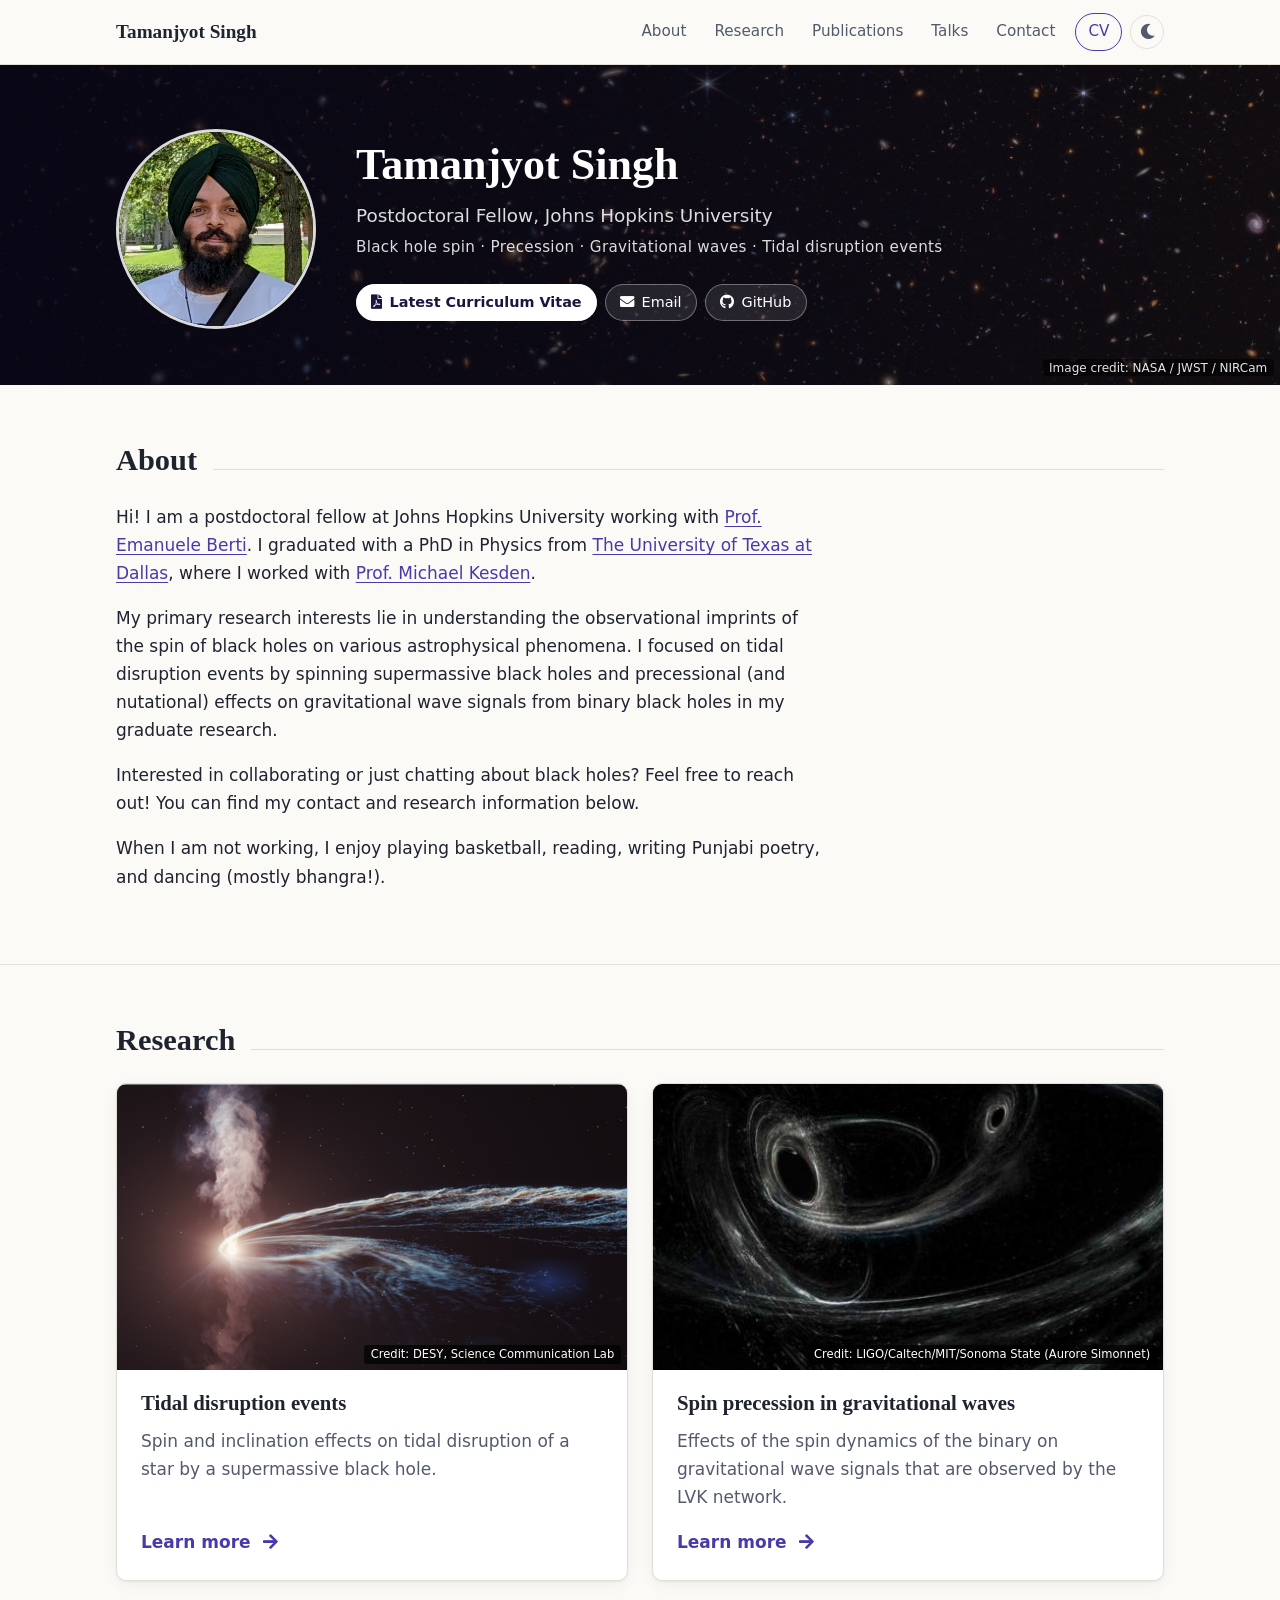
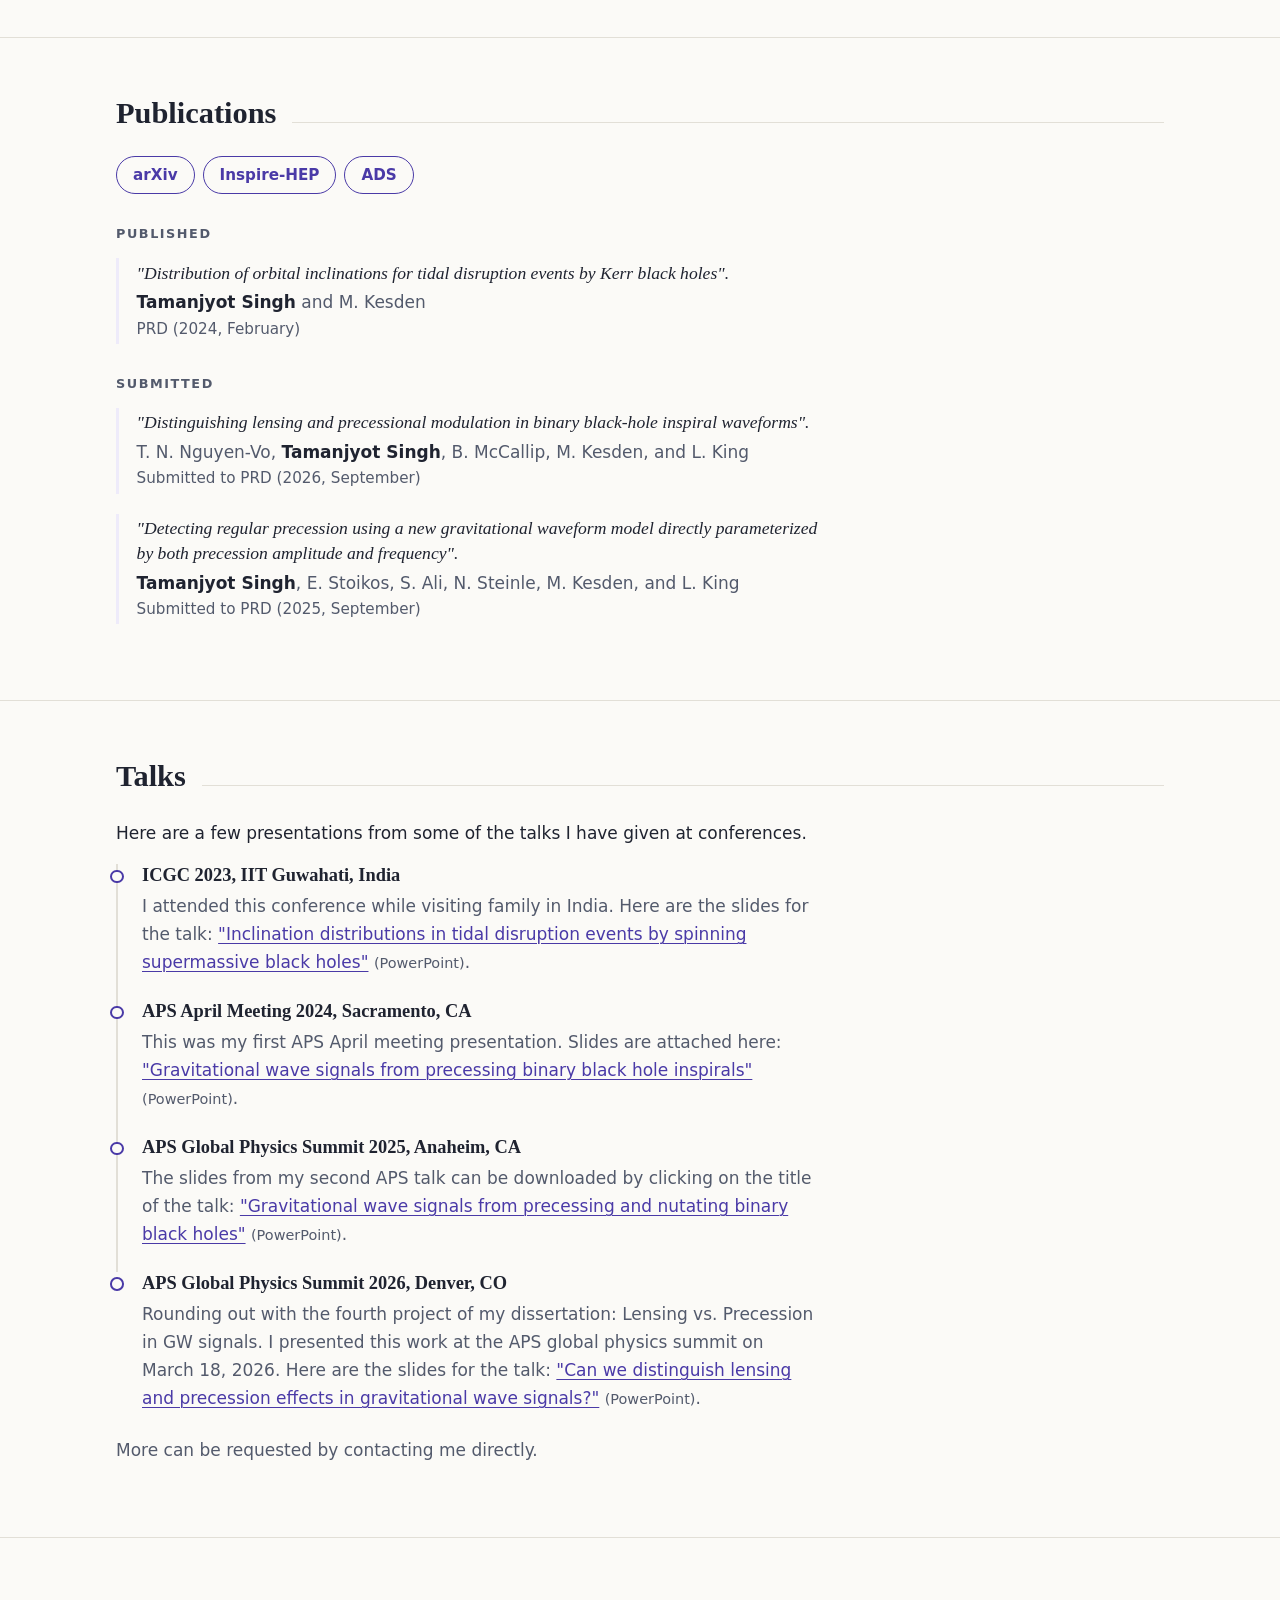
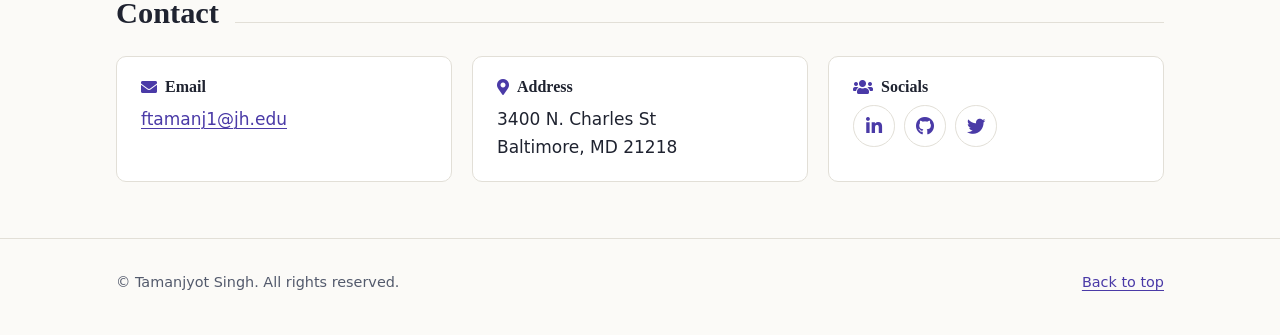
<file: index.html>
<!DOCTYPE html>
<html lang="en">
	<head>
		<meta charset="utf-8" />
		<meta name="viewport" content="width=device-width, initial-scale=1" />
		<title>Tamanjyot Singh</title>
		<meta name="keywords" content="Tamanjyot Singh, astrophysics, gravitational waves, black holes, precession, tidal disruption events, TDEs, CV, talks, contact" />
		<link rel="icon" href="images/logos/jwst_hourglass_icon-64.png" type="image/png" sizes="64x64" />
		<link rel="apple-touch-icon" href="images/logos/jwst_hourglass_icon-180.png" />
		<link rel="stylesheet" href="assets/css/fontawesome-all.min.css" />
		<link rel="stylesheet" href="assets/css/redesign.css" />
		<script src="assets/js/theme.js"></script>
	</head>
	<body>

		<a href="#content" class="skip-link">Skip to content</a>

		<header class="site-header">
			<div class="container">
				<a href="index.html" class="site-title">Tamanjyot Singh</a>
				<nav class="site-nav" aria-label="Main">
					<ul>
						<li><a href="#intro">About</a></li>
						<li><a href="#one">Research</a></li>
						<li><a href="#two">Publications</a></li>
						<li><a href="#three">Talks</a></li>
						<li><a href="#four">Contact</a></li>
						<li><a href="doc/taman_CV.pdf" class="nav-cv">CV</a></li>
						<li><button type="button" class="theme-toggle" aria-label="Dark mode" aria-pressed="false" hidden><i class="fas fa-moon" aria-hidden="true"></i><i class="fas fa-sun" aria-hidden="true"></i></button></li>
					</ul>
				</nav>
			</div>
		</header>

		<main id="content">

			<!-- Profile -->
			<section class="hero" aria-label="Profile">
				<div class="container hero-grid">
					<img class="hero-photo" src="images/profile/Profile_pic_1_OU.png" alt="Photo of Tamanjyot Singh" width="200" height="200" />
					<div>
						<h1>Tamanjyot Singh</h1>
						<p class="hero-role">Postdoctoral Fellow, Johns Hopkins University</p>
						<p class="hero-topics">Black hole spin &middot; Precession &middot; Gravitational waves &middot; Tidal disruption events</p>
						<ul class="hero-links">
							<li><a href="doc/taman_CV.pdf" class="primary"><i class="fas fa-file-pdf" aria-hidden="true"></i> Latest Curriculum Vitae</a></li>
							<li><a href="mailto:ftamanj1@jh.edu"><i class="fas fa-envelope" aria-hidden="true"></i> Email</a></li>
							<li><a href="https://github.com/singhtaman/"><i class="fab fa-github" aria-hidden="true"></i> GitHub</a></li>
						</ul>
					</div>
				</div>
				<p class="hero-credit"><a href="https://science.nasa.gov/asset/webb/jwst-advanced-deep-extragalactic-survey-nircam-image/" target="_blank" rel="noopener">Image credit: NASA / JWST / NIRCam</a></p>
			</section>

			<!-- About -->
			<section id="intro" class="section" aria-labelledby="about-heading">
				<div class="container">
					<h2 id="about-heading" class="section-title">About</h2>
					<div class="prose">
						<p>Hi! I am a postdoctoral fellow at Johns Hopkins University working with <a href="https://physics-astronomy.jhu.edu/directory/emanuele-berti/">Prof. Emanuele Berti</a>. I graduated with a PhD in Physics from <a href="https://physics.utdallas.edu/">The University of Texas at Dallas</a>, where I worked with <a href="https://profiles.utdallas.edu/kesden">Prof. Michael Kesden</a>.</p>
						<p>My primary research interests lie in understanding the observational imprints of the spin of black holes on various astrophysical phenomena. I focused on tidal disruption events by spinning supermassive black holes and precessional (and nutational) effects on gravitational wave signals from binary black holes in my graduate research.</p>
						<p>Interested in collaborating or just chatting about black holes? Feel free to reach out! You can find my contact and research information below.</p>
						<p>When I am not working, I enjoy playing basketball, reading, writing Punjabi poetry, and dancing (mostly bhangra!).</p>
					</div>
				</div>
			</section>

			<!-- Research -->
			<section id="one" class="section" aria-labelledby="research-heading">
				<div class="container">
					<h2 id="research-heading" class="section-title">Research</h2>
					<div class="cards">
						<article class="card">
							<figure class="card-media">
								<img src="images/TDEs/TDE_illus2.png" alt="Illustration of a star being tidally disrupted by a supermassive black hole" style="object-position: top center;" loading="lazy" />
								<figcaption class="credit">Credit: DESY, Science Communication Lab</figcaption>
							</figure>
							<div class="card-body">
								<h3>Tidal disruption events</h3>
								<p>Spin and inclination effects on tidal disruption of a star by a supermassive black hole.</p>
								<a href="TDE_inc.html" class="more-link">Learn more<span class="visually-hidden"> about tidal disruption events</span> <i class="fas fa-arrow-right" aria-hidden="true"></i></a>
							</div>
						</article>
						<article class="card">
							<figure class="card-media">
								<img src="images/BBHs/BBH_Dance_1.jpg" alt="Illustration of two black holes orbiting each other" style="object-position: center center;" loading="lazy" />
								<figcaption class="credit">Credit: LIGO/Caltech/MIT/Sonoma State (Aurore Simonnet)</figcaption>
							</figure>
							<div class="card-body">
								<h3>Spin precession in gravitational waves</h3>
								<p>Effects of the spin dynamics of the binary on gravitational wave signals that are observed by the LVK network.</p>
								<a href="Precession_GWs.html" class="more-link">Learn more<span class="visually-hidden"> about spin precession in gravitational waves</span> <i class="fas fa-arrow-right" aria-hidden="true"></i></a>
							</div>
						</article>
					</div>
				</div>
			</section>

			<!-- Publications and CV -->
			<section id="two" class="section" aria-labelledby="publications-heading">
				<div class="container">
					<h2 id="publications-heading" class="section-title">Publications</h2>

					<ul class="pub-links" aria-label="Publication lists">
						<li><a href="https://arxiv.org/search/gr-qc?query=Singh%2C+Tamanjyot&amp;searchtype=author&amp;abstracts=hide&amp;order=-announced_date_first&amp;size=50">arXiv</a></li>
						<li><a href="https://inspirehep.net/authors/2967332">Inspire-HEP</a></li>
						<li><a href="https://ui.adsabs.harvard.edu/public-libraries/3-h9-DlcQDiNOspCrDKolg">ADS</a></li>
					</ul>

					<div class="prose">
						<h3 class="subhead">Published</h3>
						<ol class="pub-list">
							<li>
								<p class="pub-title"><a href="https://journals.aps.org/prd/abstract/10.1103/PhysRevD.109.043016" target="_blank" rel="noopener">"Distribution of orbital inclinations for tidal disruption events by Kerr black holes"</a>.</p>
								<p class="pub-authors"><b>Tamanjyot Singh</b> and M. Kesden</p>
								<p class="pub-venue">PRD (2024, February)</p>
							</li>
						</ol>

						<h3 class="subhead">Submitted</h3>
						<ol class="pub-list">
							<li>
								<p class="pub-title"><a href="https://arxiv.org/abs/2609.06347" target="_blank" rel="noopener">"Distinguishing lensing and precessional modulation in binary black-hole inspiral waveforms"</a>.</p>
								<p class="pub-authors">T. N. Nguyen-Vo, <b>Tamanjyot Singh</b>, B. McCallip, M. Kesden, and L. King</p>
								<p class="pub-venue">Submitted to PRD (2026, September)</p>
							</li>
							<li>
								<p class="pub-title"><a href="https://arxiv.org/abs/2509.10628" target="_blank" rel="noopener">"Detecting regular precession using a new gravitational waveform model directly parameterized by both precession amplitude and frequency"</a>.</p>
								<p class="pub-authors"><b>Tamanjyot Singh</b>, E. Stoikos, S. Ali, N. Steinle, M. Kesden, and L. King</p>
								<p class="pub-venue">Submitted to PRD (2025, September)</p>
							</li>
						</ol>
					</div>
				</div>
			</section>

			<!-- Talks -->
			<section id="three" class="section" aria-labelledby="talks-heading">
				<div class="container">
					<h2 id="talks-heading" class="section-title">Talks</h2>
					<div class="prose">
						<p>Here are a few presentations from some of the talks I have given at conferences.</p>
						<ol class="talk-list">
							<li>
								<h3>ICGC 2023, IIT Guwahati, India</h3>
								<p>I attended this conference while visiting family in India. Here are the slides for the talk: <a href="presentations/TDEs%20ICGC%202023.pptx">"Inclination distributions in tidal disruption events by spinning supermassive black holes"</a> <span class="file-type">(PowerPoint)</span>.</p>
							</li>
							<li>
								<h3>APS April Meeting 2024, Sacramento, CA</h3>
								<p>This was my first APS April meeting presentation. Slides are attached here: <a href="presentations/Precession%20in%20GWs-APS.pptx">"Gravitational wave signals from precessing binary black hole inspirals"</a> <span class="file-type">(PowerPoint)</span>.</p>
							</li>
							<li>
								<h3>APS Global Physics Summit 2025, Anaheim, CA</h3>
								<p>The slides from my second APS talk can be downloaded by clicking on the title of the talk: <a href="presentations/APS_GP_Spring25.pptx">"Gravitational wave signals from precessing and nutating binary black holes"</a> <span class="file-type">(PowerPoint)</span>.</p>
							</li>
							<li>
								<h3>APS Global Physics Summit 2026, Denver, CO</h3>
								<p>Rounding out with the fourth project of my dissertation: Lensing vs. Precession in GW signals. I presented this work at the APS global physics summit on March 18, 2026. Here are the slides for the talk: <a href="presentations/APS_GPS_LvP_taman.pptx">"Can we distinguish lensing and precession effects in gravitational wave signals?"</a> <span class="file-type">(PowerPoint)</span>.</p>
							</li>
						</ol>
						<p class="lead-note">More can be requested by contacting me directly.</p>
					</div>
				</div>
			</section>

			<!-- Contact -->
			<section id="four" class="section" aria-labelledby="contact-heading">
				<div class="container">
					<h2 id="contact-heading" class="section-title">Contact</h2>
					<ul class="contact-grid">
						<li>
							<h3><i class="fas fa-envelope" aria-hidden="true"></i> Email</h3>
							<a href="mailto:ftamanj1@jh.edu">ftamanj1@jh.edu</a>
						</li>
						<li>
							<h3><i class="fas fa-map-marker-alt" aria-hidden="true"></i> Address</h3>
							<address>3400 N. Charles St<br />
							Baltimore, MD 21218</address>
						</li>
						<li>
							<h3><i class="fas fa-users" aria-hidden="true"></i> Socials</h3>
							<ul class="social-list">
								<li><a href="https://www.linkedin.com/in/tamanjyot/" aria-label="LinkedIn" title="LinkedIn"><i class="fab fa-linkedin-in" aria-hidden="true"></i></a></li>
								<li><a href="https://github.com/singhtaman/" aria-label="GitHub" title="GitHub"><i class="fab fa-github" aria-hidden="true"></i></a></li>
								<li><a href="https://x.com/taman_astro" aria-label="Twitter" title="Twitter"><i class="fab fa-twitter" aria-hidden="true"></i></a></li>
							</ul>
						</li>
					</ul>
				</div>
			</section>

		</main>

		<footer class="site-footer">
			<div class="container">
				<p>&copy; Tamanjyot Singh. All rights reserved.</p>
				<p><a href="#content">Back to top</a></p>
			</div>
		</footer>

	</body>
</html>
</file>
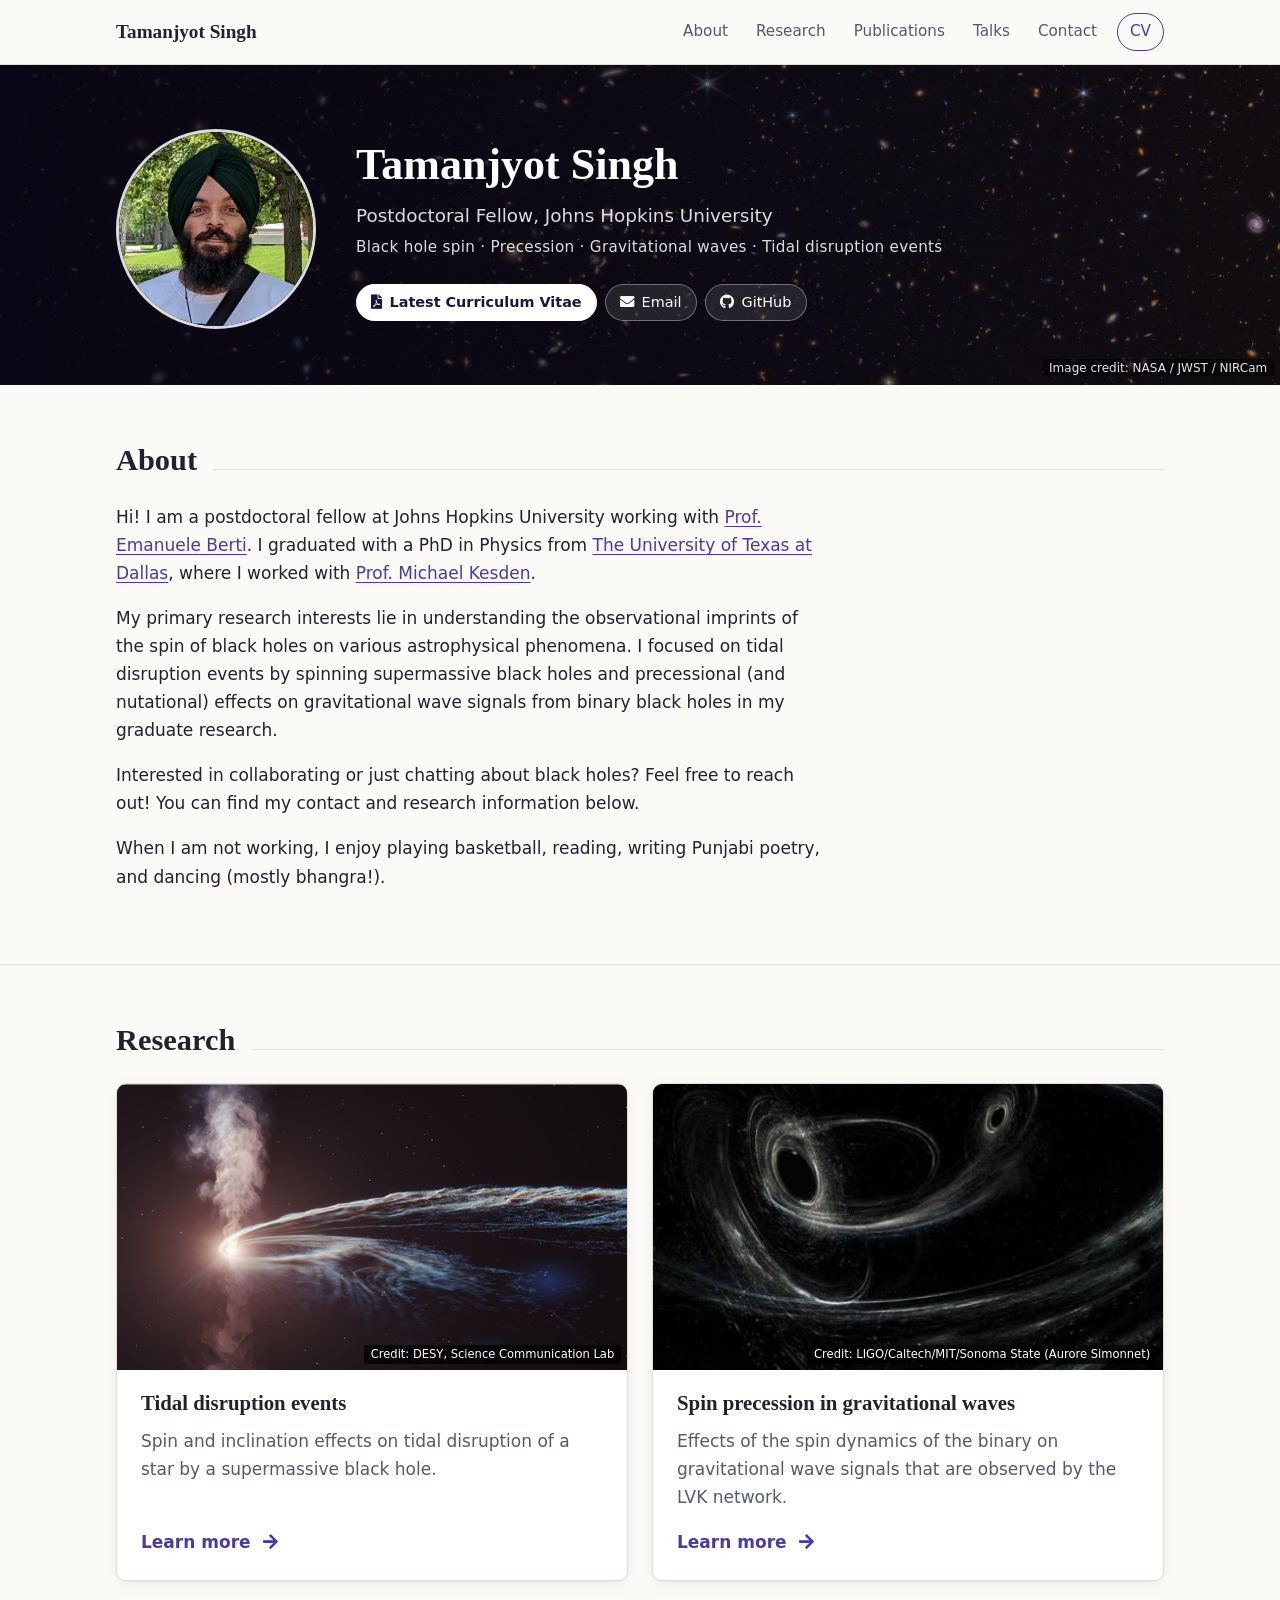
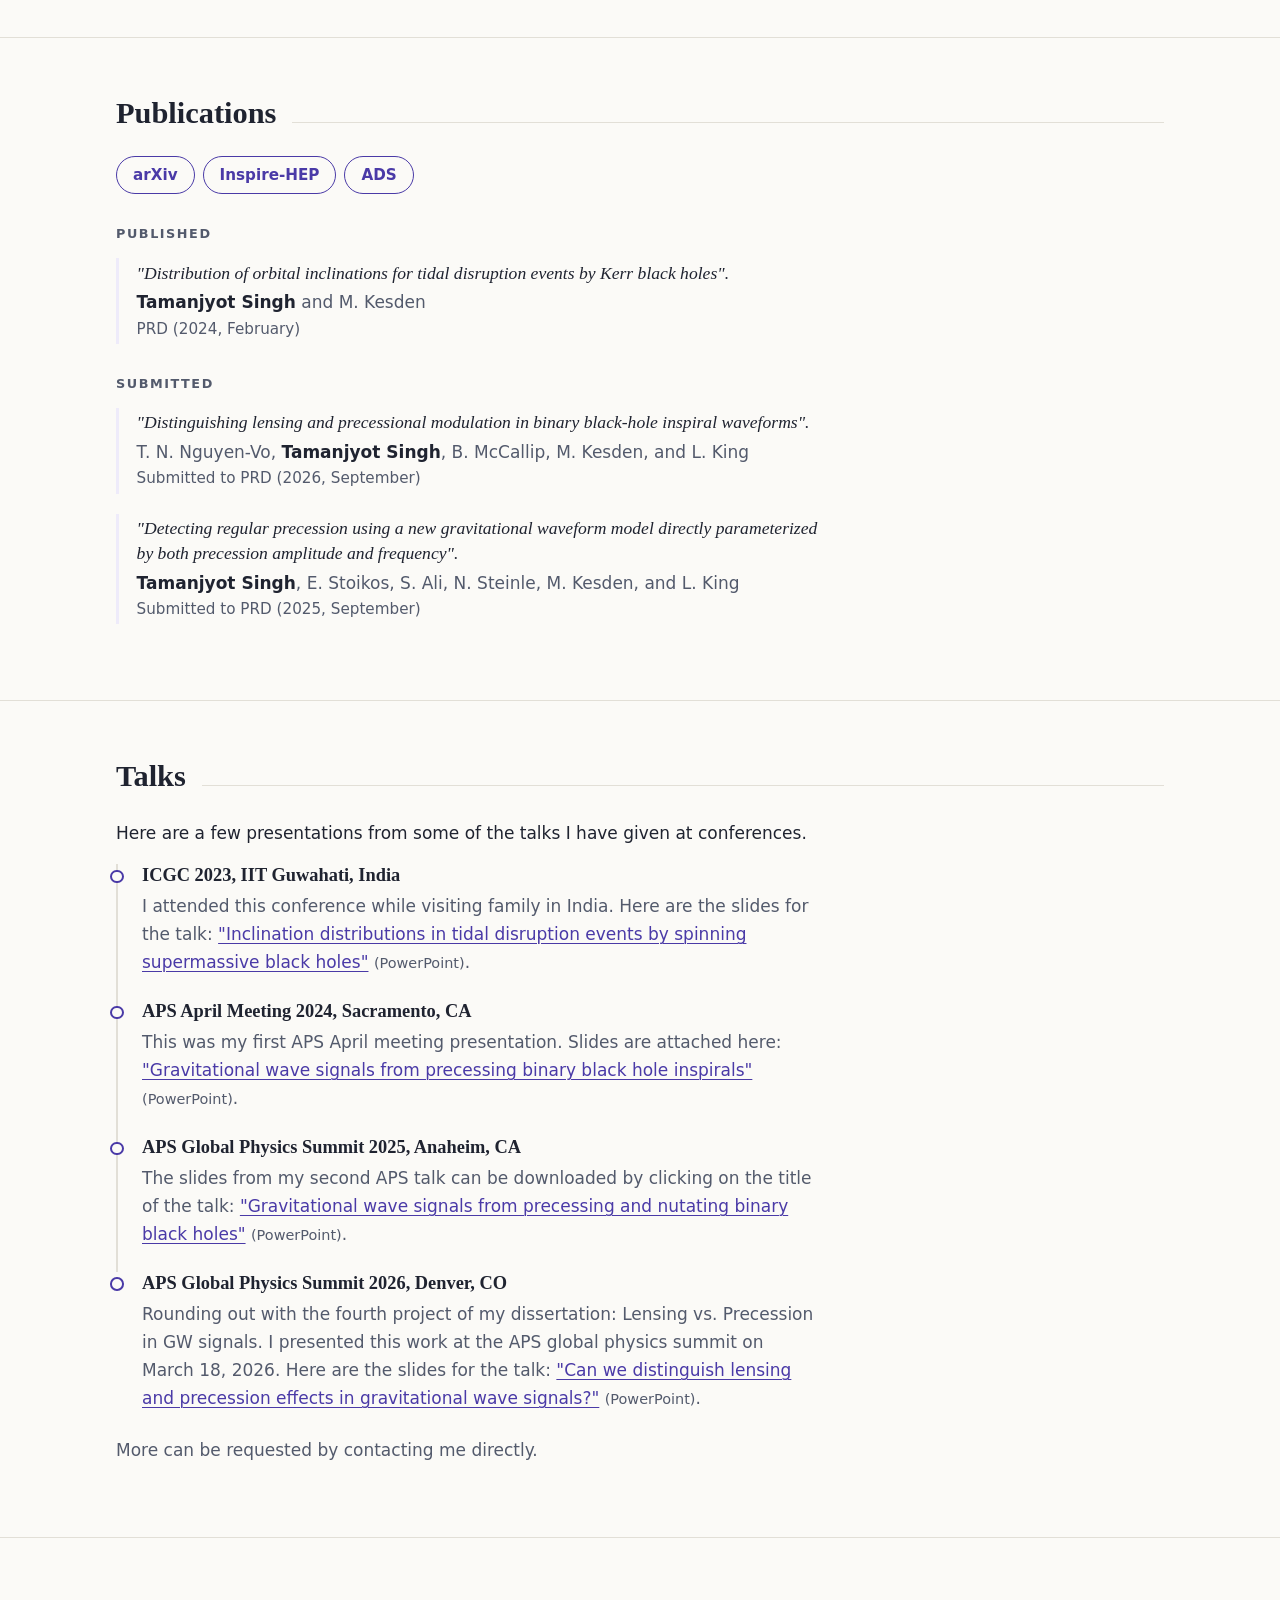
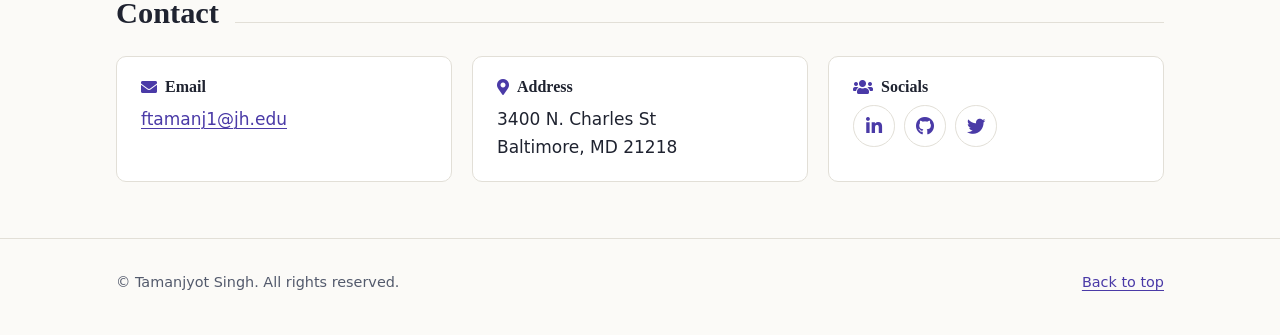
<file: redesign/index.html>
<!DOCTYPE html>
<html lang="en">
	<head>
		<meta charset="utf-8" />
		<meta name="viewport" content="width=device-width, initial-scale=1" />
		<!-- Redesign preview: remove noindex if these pages replace the root pages. -->
		<meta name="robots" content="noindex" />
		<title>Tamanjyot Singh</title>
		<meta name="keywords" content="Tamanjyot Singh, astrophysics, gravitational waves, black holes, precession, tidal disruption events, TDEs, CV, talks, contact" />
		<link rel="icon" href="../images/logos/jwst_hourglass_icon-64.png" type="image/png" sizes="64x64" />
		<link rel="apple-touch-icon" href="../images/logos/jwst_hourglass_icon-180.png" />
		<link rel="stylesheet" href="../assets/css/fontawesome-all.min.css" />
		<link rel="stylesheet" href="../assets/css/redesign.css" />
	</head>
	<body>

		<a href="#content" class="skip-link">Skip to content</a>

		<header class="site-header">
			<div class="container">
				<a href="index.html" class="site-title">Tamanjyot Singh</a>
				<nav class="site-nav" aria-label="Main">
					<ul>
						<li><a href="#intro">About</a></li>
						<li><a href="#one">Research</a></li>
						<li><a href="#two">Publications</a></li>
						<li><a href="#three">Talks</a></li>
						<li><a href="#four">Contact</a></li>
						<li><a href="../doc/taman_CV.pdf" class="nav-cv">CV</a></li>
					</ul>
				</nav>
			</div>
		</header>

		<main id="content">

			<!-- Profile -->
			<section class="hero" aria-label="Profile">
				<div class="container hero-grid">
					<img class="hero-photo" src="../images/profile/Profile_pic_1_OU.png" alt="Photo of Tamanjyot Singh" width="200" height="200" />
					<div>
						<h1>Tamanjyot Singh</h1>
						<p class="hero-role">Postdoctoral Fellow, Johns Hopkins University</p>
						<p class="hero-topics">Black hole spin &middot; Precession &middot; Gravitational waves &middot; Tidal disruption events</p>
						<ul class="hero-links">
							<li><a href="../doc/taman_CV.pdf" class="primary"><i class="fas fa-file-pdf" aria-hidden="true"></i> Latest Curriculum Vitae</a></li>
							<li><a href="mailto:ftamanj1@jh.edu"><i class="fas fa-envelope" aria-hidden="true"></i> Email</a></li>
							<li><a href="https://github.com/singhtaman/"><i class="fab fa-github" aria-hidden="true"></i> GitHub</a></li>
						</ul>
					</div>
				</div>
				<p class="hero-credit"><a href="https://science.nasa.gov/asset/webb/jwst-advanced-deep-extragalactic-survey-nircam-image/" target="_blank" rel="noopener">Image credit: NASA / JWST / NIRCam</a></p>
			</section>

			<!-- About -->
			<section id="intro" class="section" aria-labelledby="about-heading">
				<div class="container">
					<h2 id="about-heading" class="section-title">About</h2>
					<div class="prose">
						<p>Hi! I am a postdoctoral fellow at Johns Hopkins University working with <a href="https://physics-astronomy.jhu.edu/directory/emanuele-berti/">Prof. Emanuele Berti</a>. I graduated with a PhD in Physics from <a href="https://physics.utdallas.edu/">The University of Texas at Dallas</a>, where I worked with <a href="https://profiles.utdallas.edu/kesden">Prof. Michael Kesden</a>.</p>
						<p>My primary research interests lie in understanding the observational imprints of the spin of black holes on various astrophysical phenomena. I focused on tidal disruption events by spinning supermassive black holes and precessional (and nutational) effects on gravitational wave signals from binary black holes in my graduate research.</p>
						<p>Interested in collaborating or just chatting about black holes? Feel free to reach out! You can find my contact and research information below.</p>
						<p>When I am not working, I enjoy playing basketball, reading, writing Punjabi poetry, and dancing (mostly bhangra!).</p>
					</div>
				</div>
			</section>

			<!-- Research -->
			<section id="one" class="section" aria-labelledby="research-heading">
				<div class="container">
					<h2 id="research-heading" class="section-title">Research</h2>
					<div class="cards">
						<article class="card">
							<figure class="card-media">
								<img src="../images/TDEs/TDE_illus2.png" alt="Illustration of a star being tidally disrupted by a supermassive black hole" style="object-position: top center;" loading="lazy" />
								<figcaption class="credit">Credit: DESY, Science Communication Lab</figcaption>
							</figure>
							<div class="card-body">
								<h3>Tidal disruption events</h3>
								<p>Spin and inclination effects on tidal disruption of a star by a supermassive black hole.</p>
								<a href="TDE_inc.html" class="more-link">Learn more<span class="visually-hidden"> about tidal disruption events</span> <i class="fas fa-arrow-right" aria-hidden="true"></i></a>
							</div>
						</article>
						<article class="card">
							<figure class="card-media">
								<img src="../images/BBHs/BBH_Dance_1.jpg" alt="Illustration of two black holes orbiting each other" style="object-position: center center;" loading="lazy" />
								<figcaption class="credit">Credit: LIGO/Caltech/MIT/Sonoma State (Aurore Simonnet)</figcaption>
							</figure>
							<div class="card-body">
								<h3>Spin precession in gravitational waves</h3>
								<p>Effects of the spin dynamics of the binary on gravitational wave signals that are observed by the LVK network.</p>
								<a href="Precession_GWs.html" class="more-link">Learn more<span class="visually-hidden"> about spin precession in gravitational waves</span> <i class="fas fa-arrow-right" aria-hidden="true"></i></a>
							</div>
						</article>
					</div>
				</div>
			</section>

			<!-- Publications and CV -->
			<section id="two" class="section" aria-labelledby="publications-heading">
				<div class="container">
					<h2 id="publications-heading" class="section-title">Publications</h2>

					<ul class="pub-links" aria-label="Publication lists">
						<li><a href="https://arxiv.org/search/gr-qc?query=Singh%2C+Tamanjyot&amp;searchtype=author&amp;abstracts=hide&amp;order=-announced_date_first&amp;size=50">arXiv</a></li>
						<li><a href="https://inspirehep.net/authors/2967332">Inspire-HEP</a></li>
						<li><a href="https://ui.adsabs.harvard.edu/public-libraries/3-h9-DlcQDiNOspCrDKolg">ADS</a></li>
					</ul>

					<div class="prose">
						<h3 class="subhead">Published</h3>
						<ol class="pub-list">
							<li>
								<p class="pub-title"><a href="https://journals.aps.org/prd/abstract/10.1103/PhysRevD.109.043016" target="_blank" rel="noopener">"Distribution of orbital inclinations for tidal disruption events by Kerr black holes"</a>.</p>
								<p class="pub-authors"><b>Tamanjyot Singh</b> and M. Kesden</p>
								<p class="pub-venue">PRD (2024, February)</p>
							</li>
						</ol>

						<h3 class="subhead">Submitted</h3>
						<ol class="pub-list">
							<li>
								<p class="pub-title"><a href="https://arxiv.org/abs/2609.06347" target="_blank" rel="noopener">"Distinguishing lensing and precessional modulation in binary black-hole inspiral waveforms"</a>.</p>
								<p class="pub-authors">T. N. Nguyen-Vo, <b>Tamanjyot Singh</b>, B. McCallip, M. Kesden, and L. King</p>
								<p class="pub-venue">Submitted to PRD (2026, September)</p>
							</li>
							<li>
								<p class="pub-title"><a href="https://arxiv.org/abs/2509.10628" target="_blank" rel="noopener">"Detecting regular precession using a new gravitational waveform model directly parameterized by both precession amplitude and frequency"</a>.</p>
								<p class="pub-authors"><b>Tamanjyot Singh</b>, E. Stoikos, S. Ali, N. Steinle, M. Kesden, and L. King</p>
								<p class="pub-venue">Submitted to PRD (2025, September)</p>
							</li>
						</ol>
					</div>
				</div>
			</section>

			<!-- Talks -->
			<section id="three" class="section" aria-labelledby="talks-heading">
				<div class="container">
					<h2 id="talks-heading" class="section-title">Talks</h2>
					<div class="prose">
						<p>Here are a few presentations from some of the talks I have given at conferences.</p>
						<ol class="talk-list">
							<li>
								<h3>ICGC 2023, IIT Guwahati, India</h3>
								<p>I attended this conference while visiting family in India. Here are the slides for the talk: <a href="../presentations/TDEs%20ICGC%202023.pptx">"Inclination distributions in tidal disruption events by spinning supermassive black holes"</a> <span class="file-type">(PowerPoint)</span>.</p>
							</li>
							<li>
								<h3>APS April Meeting 2024, Sacramento, CA</h3>
								<p>This was my first APS April meeting presentation. Slides are attached here: <a href="../presentations/Precession%20in%20GWs-APS.pptx">"Gravitational wave signals from precessing binary black hole inspirals"</a> <span class="file-type">(PowerPoint)</span>.</p>
							</li>
							<li>
								<h3>APS Global Physics Summit 2025, Anaheim, CA</h3>
								<p>The slides from my second APS talk can be downloaded by clicking on the title of the talk: <a href="../presentations/APS_GP_Spring25.pptx">"Gravitational wave signals from precessing and nutating binary black holes"</a> <span class="file-type">(PowerPoint)</span>.</p>
							</li>
							<li>
								<h3>APS Global Physics Summit 2026, Denver, CO</h3>
								<p>Rounding out with the fourth project of my dissertation: Lensing vs. Precession in GW signals. I presented this work at the APS global physics summit on March 18, 2026. Here are the slides for the talk: <a href="../presentations/APS_GPS_LvP_taman.pptx">"Can we distinguish lensing and precession effects in gravitational wave signals?"</a> <span class="file-type">(PowerPoint)</span>.</p>
							</li>
						</ol>
						<p class="lead-note">More can be requested by contacting me directly.</p>
					</div>
				</div>
			</section>

			<!-- Contact -->
			<section id="four" class="section" aria-labelledby="contact-heading">
				<div class="container">
					<h2 id="contact-heading" class="section-title">Contact</h2>
					<ul class="contact-grid">
						<li>
							<h3><i class="fas fa-envelope" aria-hidden="true"></i> Email</h3>
							<a href="mailto:ftamanj1@jh.edu">ftamanj1@jh.edu</a>
						</li>
						<li>
							<h3><i class="fas fa-map-marker-alt" aria-hidden="true"></i> Address</h3>
							<address>3400 N. Charles St<br />
							Baltimore, MD 21218</address>
						</li>
						<li>
							<h3><i class="fas fa-users" aria-hidden="true"></i> Socials</h3>
							<ul class="social-list">
								<li><a href="https://www.linkedin.com/in/tamanjyot/" aria-label="LinkedIn" title="LinkedIn"><i class="fab fa-linkedin-in" aria-hidden="true"></i></a></li>
								<li><a href="https://github.com/singhtaman/" aria-label="GitHub" title="GitHub"><i class="fab fa-github" aria-hidden="true"></i></a></li>
								<li><a href="https://x.com/taman_astro" aria-label="Twitter" title="Twitter"><i class="fab fa-twitter" aria-hidden="true"></i></a></li>
							</ul>
						</li>
					</ul>
				</div>
			</section>

		</main>

		<footer class="site-footer">
			<div class="container">
				<p>&copy; Tamanjyot Singh. All rights reserved.</p>
				<p><a href="#content">Back to top</a></p>
			</div>
		</footer>

	</body>
</html>
</file>
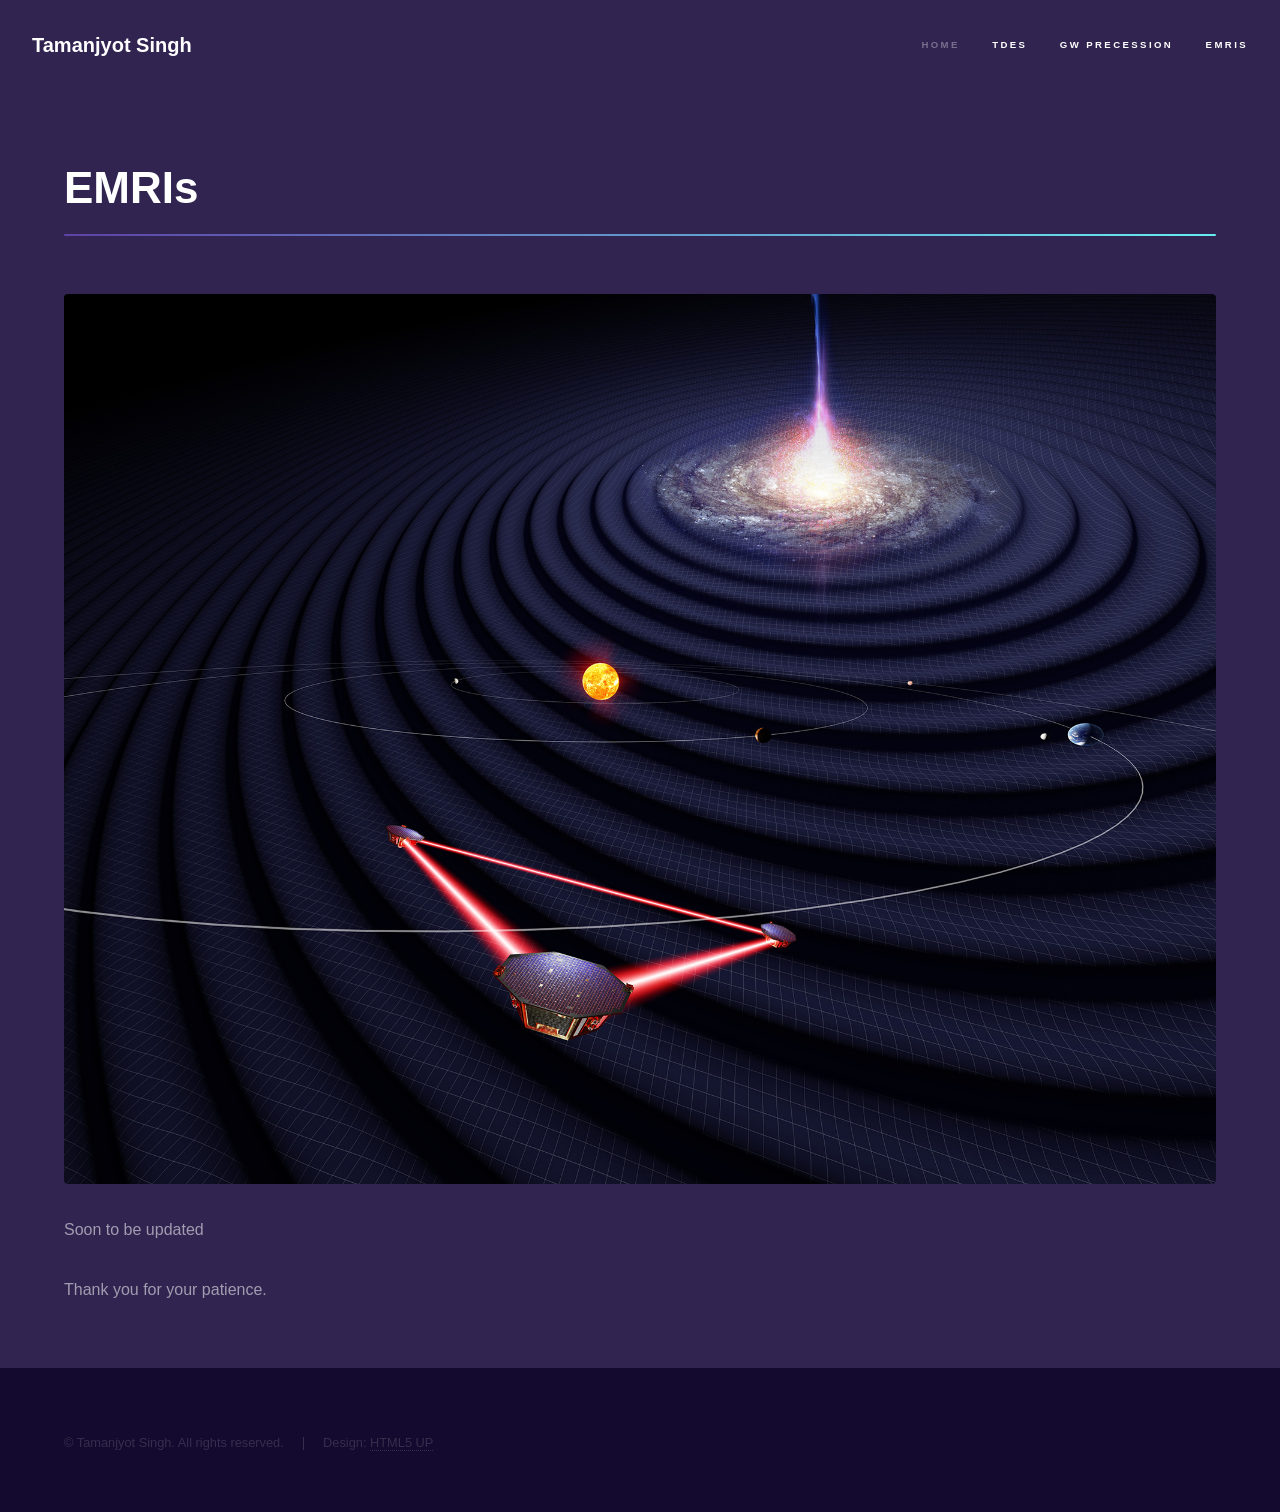
<file: EMRIs.html>
<!DOCTYPE HTML>
<!--
	Hyperspace by HTML5 UP
	html5up.net | @ajlkn
	Free for personal and commercial use under the CCA 3.0 license (html5up.net/license)
-->
<html>
	<head>
		<title>EMRIs - Tamanjyot Singh</title>
		<link rel="icon" href="images/logos/jwst_hourglass.jpg" type="image/x-icon">
		<meta charset="utf-8" />
		<meta name="viewport" content="width=device-width, initial-scale=1, user-scalable=no" />
		<link rel="stylesheet" href="assets/css/main.css" />
		<noscript><link rel="stylesheet" href="assets/css/noscript.css" /></noscript>
	</head>
	<body class="is-preload">

		<!-- Header -->
			<header id="header">
				<a href="index.html" class="title">Tamanjyot Singh</a>
				<nav>
					<ul>
						<li><a href="index.html">Home</a></li>
						<li><a href="TDE_inc.html" class="active">TDEs</a></li>
            			<li><a href="Precession_GWs.html" class="active">GW Precession</a></li>
						<li><a href="EMRIs.html" class="active">EMRIs</a></li>
					</ul>
				</nav>
			</header>

		<!-- Wrapper -->
			<div id="wrapper">

				<!-- Main -->
					<section id="main" class="wrapper">
						<div class="inner">
							<h1 class="major">EMRIs</h1>
							<span class="image fit"><img src="images/EMRIs/LISA_EMRIs.jpg" alt="" /></span>
							<p>Soon to be updated</p>
							<p>Thank you for your patience.</p>
						</div>
					</section>

			</div>

		<!-- Footer -->
			<footer id="footer" class="wrapper alt">
				<div class="inner">
					<ul class="menu">
						<li>&copy; Tamanjyot Singh. All rights reserved.</li><li>Design: <a href="http://html5up.net">HTML5 UP</a></li>
					</ul>
				</div>
			</footer>

		<!-- Scripts -->
			<script src="assets/js/jquery.min.js"></script>
			<script src="assets/js/jquery.scrollex.min.js"></script>
			<script src="assets/js/jquery.scrolly.min.js"></script>
			<script src="assets/js/browser.min.js"></script>
			<script src="assets/js/breakpoints.min.js"></script>
			<script src="assets/js/util.js"></script>
			<script src="assets/js/main.js"></script>

	</body>
</html>
</file>
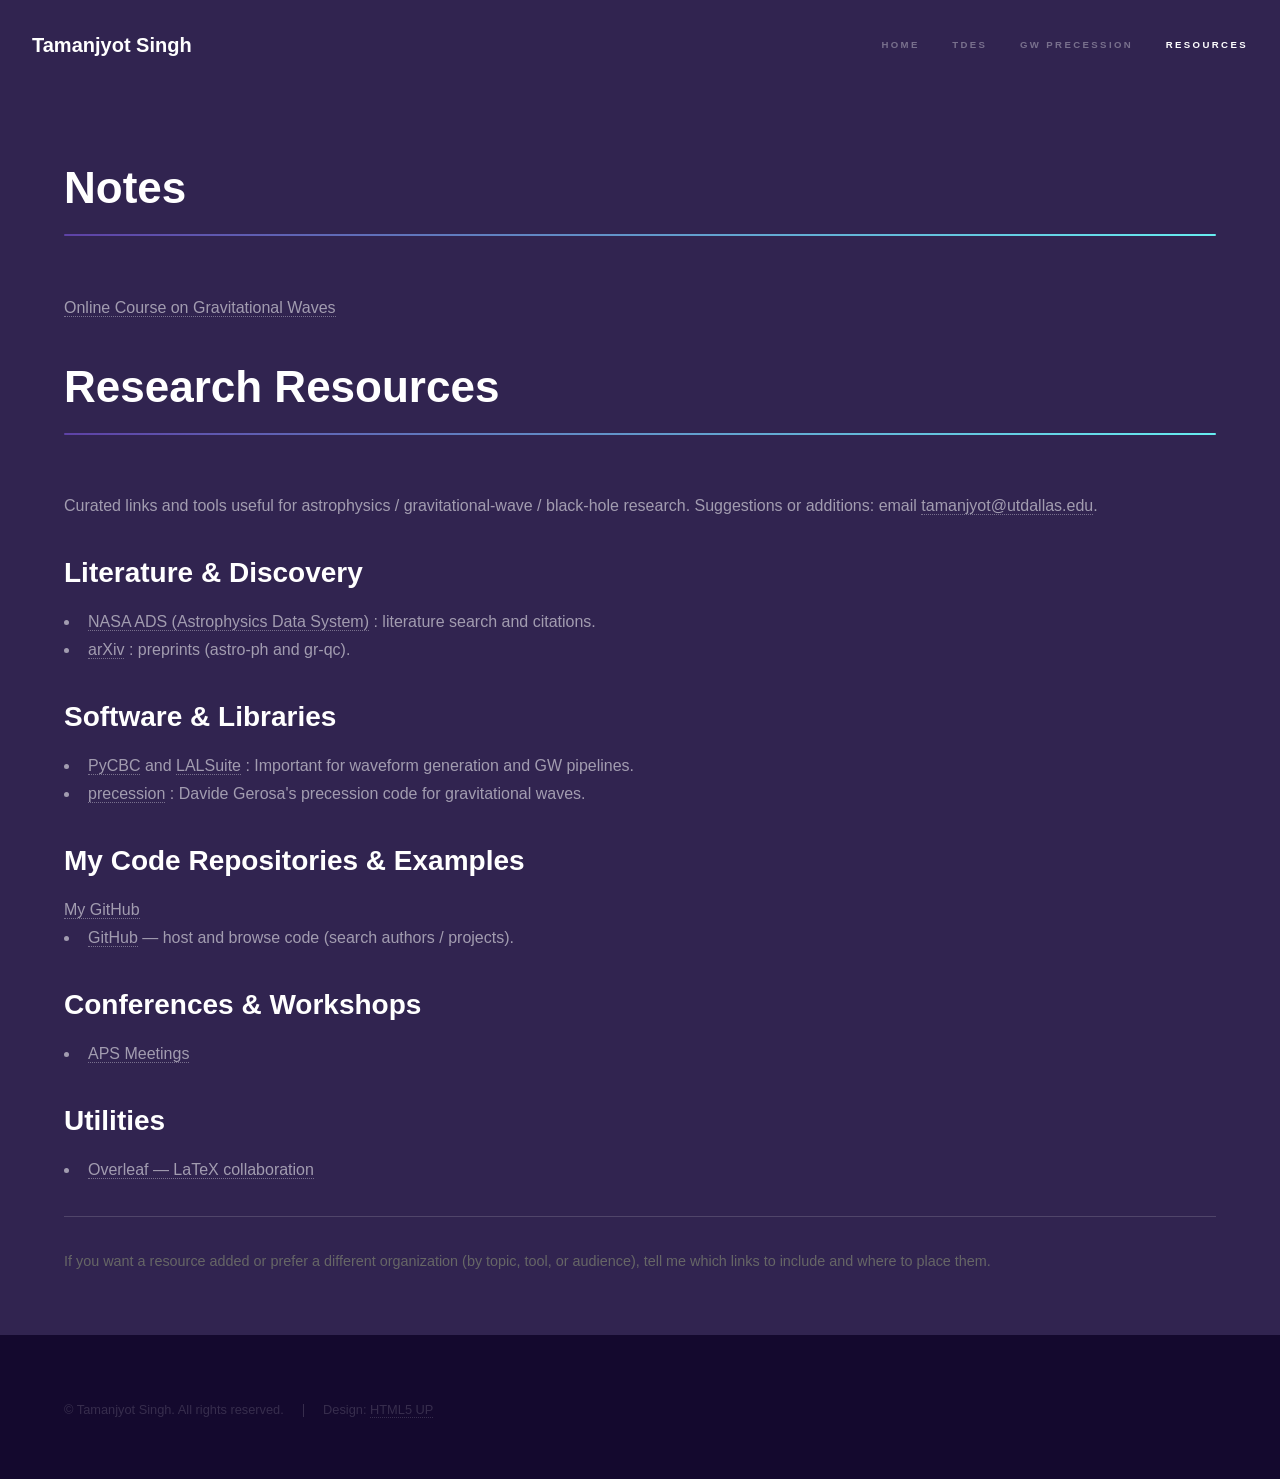
<file: gems.html>
<!DOCTYPE HTML>
<!--
    Hyperspace by HTML5 UP
    html5up.net | @ajlkn
    Free for personal and commercial use under the CCA 3.0 license (html5up.net/license)
-->
<html>
    <head>
        <title>Research Resources - Tamanjyot Singh</title>
        <link rel="icon" href="images/logos/jwst_hourglass.jpg" type="image/x-icon">
        <meta charset="utf-8" />
        <meta name="viewport" content="width=device-width, initial-scale=1, user-scalable=no" />
        <link rel="stylesheet" href="assets/css/main.css" />
        <noscript><link rel="stylesheet" href="assets/css/noscript.css" /></noscript>
    </head>
    <body class="is-preload">

        <!-- Header -->
            <header id="header">
                <a href="index.html" class="title">Tamanjyot Singh</a>
                <nav>
                    <ul>
                        <li><a href="index.html">Home</a></li>
                        <li><a href="TDE_inc.html">TDEs</a></li>
                        <li><a href="Precession_GWs.html">GW Precession</a></li>
                        <li><a href="gems.html" class="active">Resources</a></li>
                    </ul>
                </nav>
            </header>

        <!-- Wrapper -->
            <div id="wrapper">

                <!-- Main -->
                    <section id="main" class="wrapper">
                        <div class="inner">

                            <h1 class="major">Notes</h1>

                            <p><a href="https://astro-gr.org/online-course-gravitational-waves/" target="_blank">Online Course on Gravitational Waves</a></p>


                            <h1 class="major">Research Resources</h1>

                            <p>Curated links and tools useful for astrophysics / gravitational-wave / black-hole research. Suggestions or additions: email <a href="mailto:tamanjyot@utdallas.edu">tamanjyot@utdallas.edu</a>.</p>

                            <h2>Literature & Discovery</h2>
                            <ul>
                                <li><a href="https://ui.adsabs.harvard.edu/" target="_blank">NASA ADS (Astrophysics Data System)</a> : literature search and citations.</li>
                                <li><a href="https://arxiv.org/" target="_blank">arXiv</a> : preprints (astro-ph and  gr-qc).</li>
                            </ul>

                            <h2>Software & Libraries</h2>
                            <ul>
                                <li><a href="https://pycbc.org/" target="_blank">PyCBC</a> and <a href="https://lscsoft.docs.ligo.org/lalsuite/" target="_blank">LALSuite</a> : Important for waveform generation and GW pipelines.</li>
                                <li><a href="https://dgerosa.github.io/precession/" target="_blank">precession</a> : Davide Gerosa's precession code for gravitational waves.</li>
                            </ul>

                            <h2>My Code Repositories & Examples</h2>
                            <a href="https://github.com/singhtaman" target="_blank">My GitHub</a></li>
                            <ul>
                                <li><a href="" target="_blank">GitHub</a> — host and browse code (search authors / projects).</li>
                            </ul>

                            <h2>Conferences & Workshops</h2>
                            <ul>
                                <li><a href="https://aps.org/meetings/" target="_blank">APS Meetings</a></li>
                            </ul>

                            <h2>Utilities</h2>
                            <ul>
                                <li><a href="https://www.overleaf.com/" target="_blank">Overleaf — LaTeX collaboration</a></li>
                            </ul>

                            <hr />

                            <p style="font-size:0.9em; color:#666;">If you want a resource added or prefer a different organization (by topic, tool, or audience), tell me which links to include and where to place them.</p>
                        </div>
                    </section>

            </div>

        <!-- Footer -->
            <footer id="footer" class="wrapper alt">
                <div class="inner">
                    <ul class="menu">
                        <li>&copy; Tamanjyot Singh. All rights reserved.</li><li>Design: <a href="http://html5up.net">HTML5 UP</a></li>
                    </ul>
                </div>
            </footer>

        <!-- Scripts -->
            <script src="assets/js/jquery.min.js"></script>
            <script src="assets/js/jquery.scrollex.min.js"></script>
            <script src="assets/js/jquery.scrolly.min.js"></script>
            <script src="assets/js/browser.min.js"></script>
            <script src="assets/js/breakpoints.min.js"></script>
            <script src="assets/js/util.js"></script>
            <script src="assets/js/main.js"></script>

    </body>
</html>
</file>
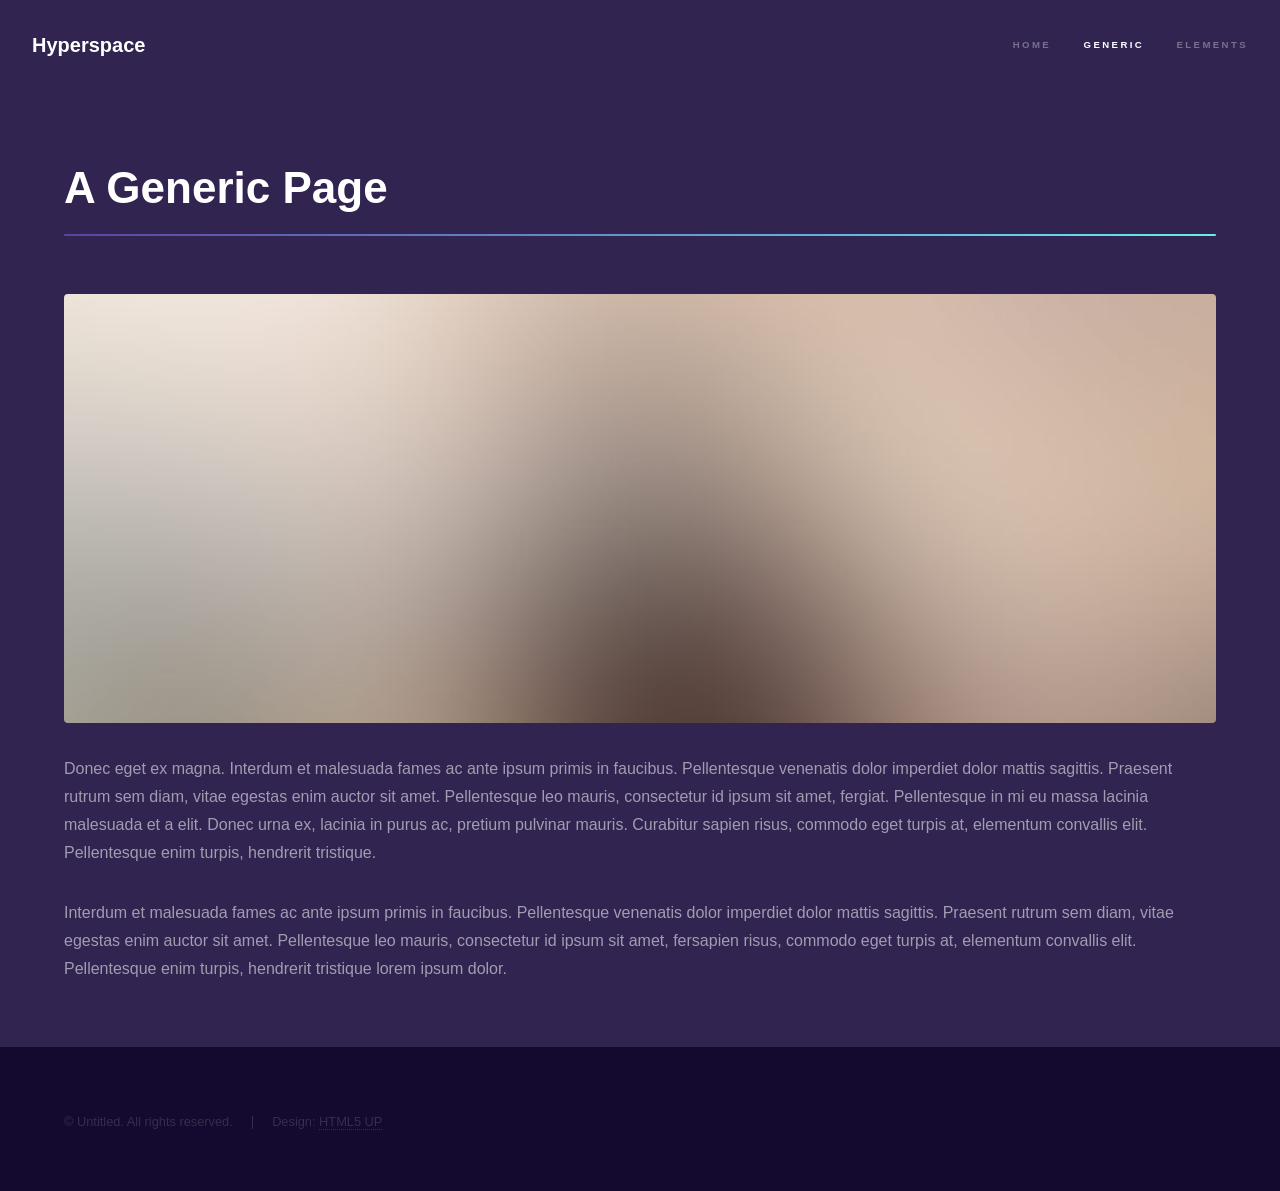
<file: generic.html>
<!DOCTYPE HTML>
<!--
	Hyperspace by HTML5 UP
	html5up.net | @ajlkn
	Free for personal and commercial use under the CCA 3.0 license (html5up.net/license)
-->
<html>
	<head>
		<title>Generic - Hyperspace by HTML5 UP</title>
		<meta charset="utf-8" />
		<meta name="viewport" content="width=device-width, initial-scale=1, user-scalable=no" />
		<link rel="stylesheet" href="assets/css/main.css" />
		<noscript><link rel="stylesheet" href="assets/css/noscript.css" /></noscript>
	</head>
	<body class="is-preload">

		<!-- Header -->
			<header id="header">
				<a href="index.html" class="title">Hyperspace</a>
				<nav>
					<ul>
						<li><a href="index.html">Home</a></li>
						<li><a href="generic.html" class="active">Generic</a></li>
						<li><a href="elements.html">Elements</a></li>
					</ul>
				</nav>
			</header>

		<!-- Wrapper -->
			<div id="wrapper">

				<!-- Main -->
					<section id="main" class="wrapper">
						<div class="inner">
							<h1 class="major">A Generic Page</h1>
							<span class="image fit"><img src="images/pic04.jpg" alt="" /></span>
							<p>Donec eget ex magna. Interdum et malesuada fames ac ante ipsum primis in faucibus. Pellentesque venenatis dolor imperdiet dolor mattis sagittis. Praesent rutrum sem diam, vitae egestas enim auctor sit amet. Pellentesque leo mauris, consectetur id ipsum sit amet, fergiat. Pellentesque in mi eu massa lacinia malesuada et a elit. Donec urna ex, lacinia in purus ac, pretium pulvinar mauris. Curabitur sapien risus, commodo eget turpis at, elementum convallis elit. Pellentesque enim turpis, hendrerit tristique.</p>
							<p>Interdum et malesuada fames ac ante ipsum primis in faucibus. Pellentesque venenatis dolor imperdiet dolor mattis sagittis. Praesent rutrum sem diam, vitae egestas enim auctor sit amet. Pellentesque leo mauris, consectetur id ipsum sit amet, fersapien risus, commodo eget turpis at, elementum convallis elit. Pellentesque enim turpis, hendrerit tristique lorem ipsum dolor.</p>
						</div>
					</section>

			</div>

		<!-- Footer -->
			<footer id="footer" class="wrapper alt">
				<div class="inner">
					<ul class="menu">
						<li>&copy; Untitled. All rights reserved.</li><li>Design: <a href="http://html5up.net">HTML5 UP</a></li>
					</ul>
				</div>
			</footer>

		<!-- Scripts -->
			<script src="assets/js/jquery.min.js"></script>
			<script src="assets/js/jquery.scrollex.min.js"></script>
			<script src="assets/js/jquery.scrolly.min.js"></script>
			<script src="assets/js/browser.min.js"></script>
			<script src="assets/js/breakpoints.min.js"></script>
			<script src="assets/js/util.js"></script>
			<script src="assets/js/main.js"></script>

	</body>
</html>
</file>
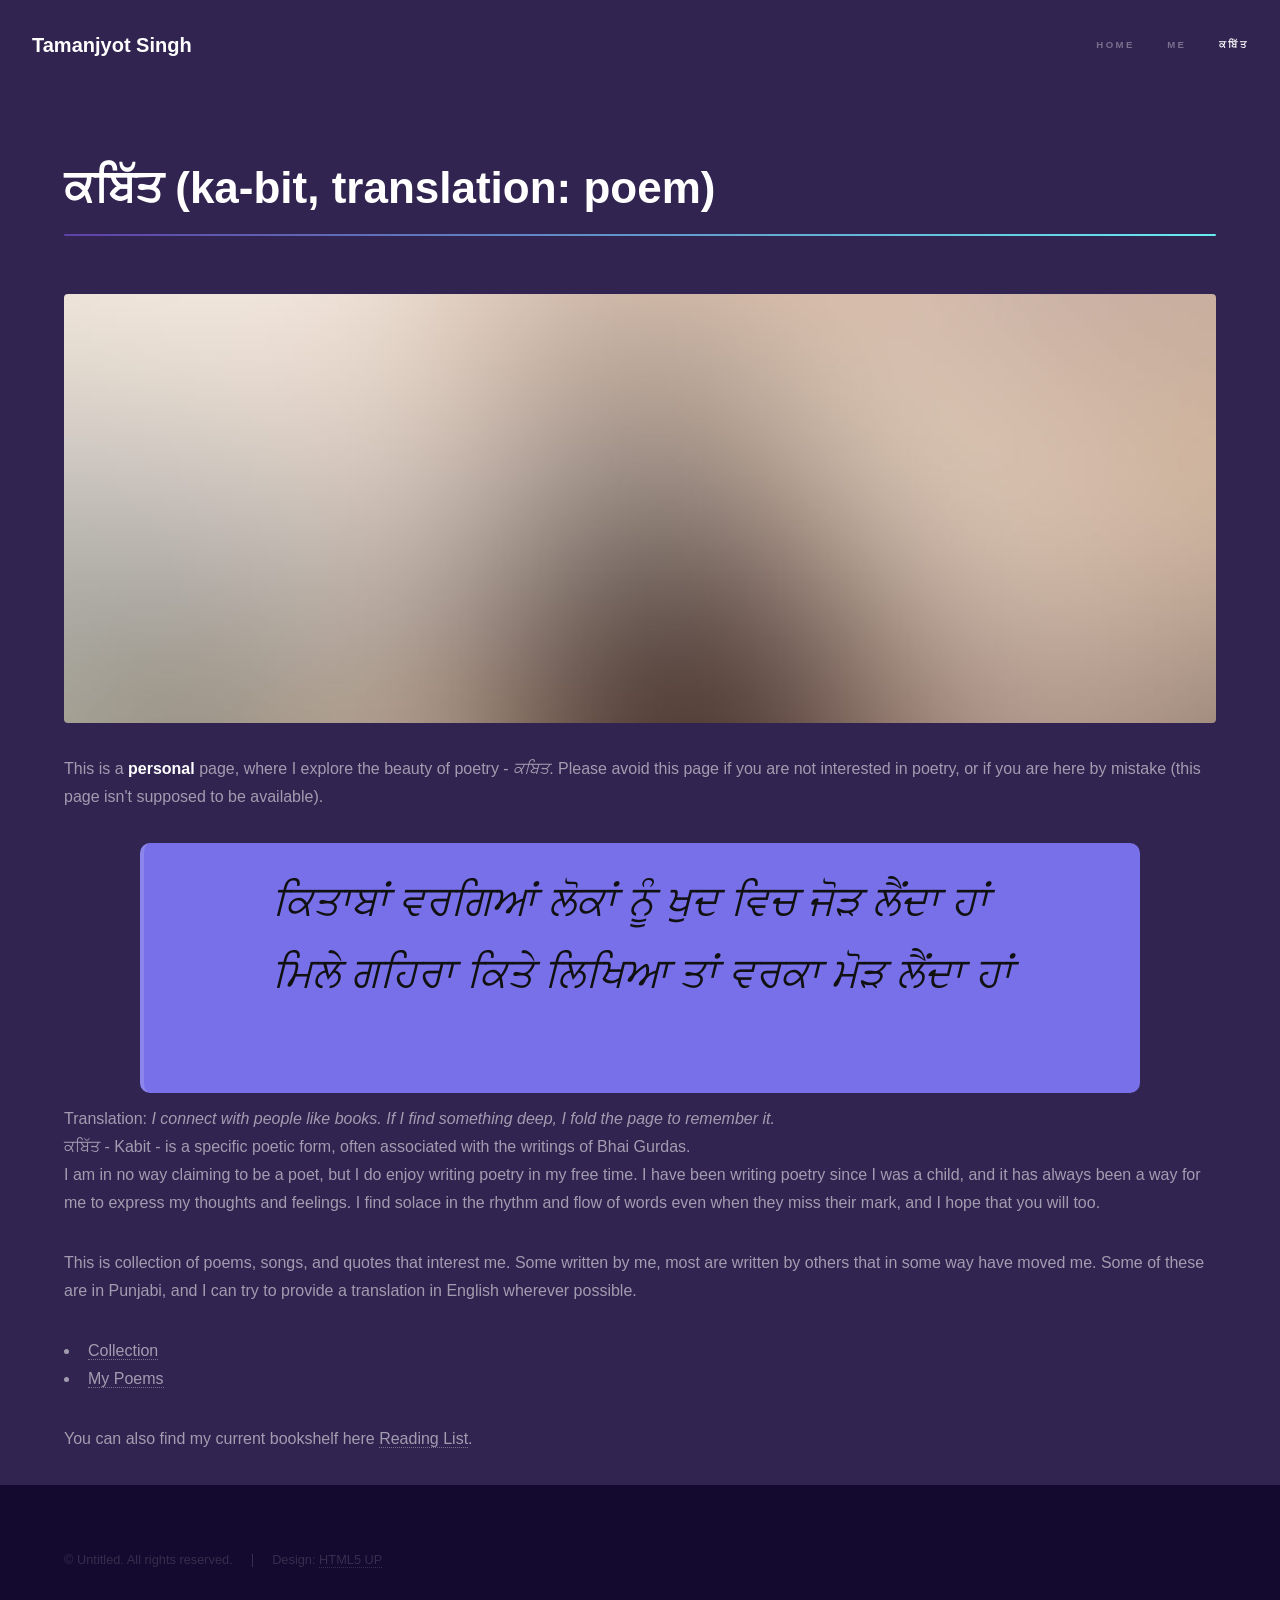
<file: personal_details.html>
<!DOCTYPE HTML>
<!--
	Hyperspace by HTML5 UP
	html5up.net | @ajlkn
	Free for personal and commercial use under the CCA 3.0 license (html5up.net/license)
-->
<html lang="pa-IN">
	<head>
		<title> kabit </title>
		<meta charset="utf-8" />
		<meta name="viewport" content="width=device-width, initial-scale=1, user-scalable=no" />
		<link rel="stylesheet" href="assets/css/main.css" />
		<noscript><link rel="stylesheet" href="assets/css/noscript.css" /></noscript>
	</head>
	<body class="is-preload">

		<!-- Header -->
			<header id="header">
				<a href="index.html" class="title">Tamanjyot Singh</a>
				<nav>
					<ul>
						<li><a href="index.html">Home</a></li>
                        <li><a href="personal_details.html">Me</a></li>
						<li><a href="kabit.html" class="active">ਕਬਿੱਤ</a></li>
					</ul>
				</nav>
			</header>

		<!-- Wrapper -->
			<div id="wrapper">

				<!-- Main -->
					<section id="main" class="wrapper">
						<div class="inner">
							<h1 class="major">ਕਬਿੱਤ (ka-bit, translation: poem)</h1>
							<span class="image fit"><img src="images/pic04.jpg" alt="" /></span>
                            <p> This is a <b>personal</b> page, where I explore the beauty of poetry - <em>ਕਬਿਤ</em>. Please avoid this page if you are not interested in poetry, or if you are here by mistake (this page isn't supposed to be available).</p>

                            <blockquote class="custom-blockquote">
                            <pre>ਕਿਤਾਬਾਂ ਵਰਗਿਆਂ ਲੋਕਾਂ ਨੂੰ ਖੁਦ ਵਿਚ ਜੋੜ ਲੈਂਦਾ ਹਾਂ 
ਮਿਲੇ ਗਹਿਰਾ ਕਿਤੇ ਲਿਖਿਆ ਤਾਂ ਵਰਕਾ ਮੋੜ ਲੈਂਦਾ ਹਾਂ
                            </pre>
                            </blockquote>

                            Translation: <i>I connect with people like books. If I find something deep, I fold the page to remember it.</i>

                            <br>ਕਬਿੱਤ - Kabit - is a specific poetic form, often associated with the writings of Bhai Gurdas.<br>I am in no way claiming to be a poet, but I do enjoy writing poetry in my free time. I have been writing poetry since I was a child, and it has always been a way for me to express my thoughts and feelings. I find solace in the rhythm and flow of words even when they miss their mark, and I hope that you will too.</p>

                            <p> This is collection of poems, songs, and quotes that interest me. Some written by me, most are written by others that in some way have moved me. Some of these are in Punjabi, and I can try to provide a translation in English wherever possible.</p>
                            <style>
                                .custom-blockquote {
                                    background: #7870e9;
                                    color: #111;
                                    border-radius: 10px;
                                    padding: 1em 0em;
                                    margin: 0.5em auto;
                                    max-width: 1000px;
                                    max-height: 250px;
                                    display: flex;
                                    align-items: center;
                                    flex-direction: column;
                                    justify-content: between;
                                    font-size: 1.5em; /* <-- Change text size here */
                                }
                                .custom-blockquote pre {
                                    font-size: 1.7em; /* Optional: adjust pre text size separately */
                                    margin: 0;
                                    background: none;
                                    color: inherit;
                                    font-family: inherit;
                                }
                            </style>
                            <ul>
                                <li><a href="#collection">Collection</a></li>
                                <li><a href="#my poems">My Poems</a></li>
                            </ul>
                            You can also find my current bookshelf here <a href="#my reading shelf">Reading List</a>.
                            </div>
					</section>
			</div>

		<!-- Footer -->
			<footer id="footer" class="wrapper alt">
				<div class="inner">
					<ul class="menu">
						<li>&copy; Untitled. All rights reserved.</li><li>Design: <a href="http://html5up.net">HTML5 UP</a></li>
					</ul>
				</div>
			</footer>

		<!-- Scripts -->
			<script src="assets/js/jquery.min.js"></script>
			<script src="assets/js/jquery.scrollex.min.js"></script>
			<script src="assets/js/jquery.scrolly.min.js"></script>
			<script src="assets/js/browser.min.js"></script>
			<script src="assets/js/breakpoints.min.js"></script>
			<script src="assets/js/util.js"></script>
			<script src="assets/js/main.js"></script>

	</body>
</html>
</file>
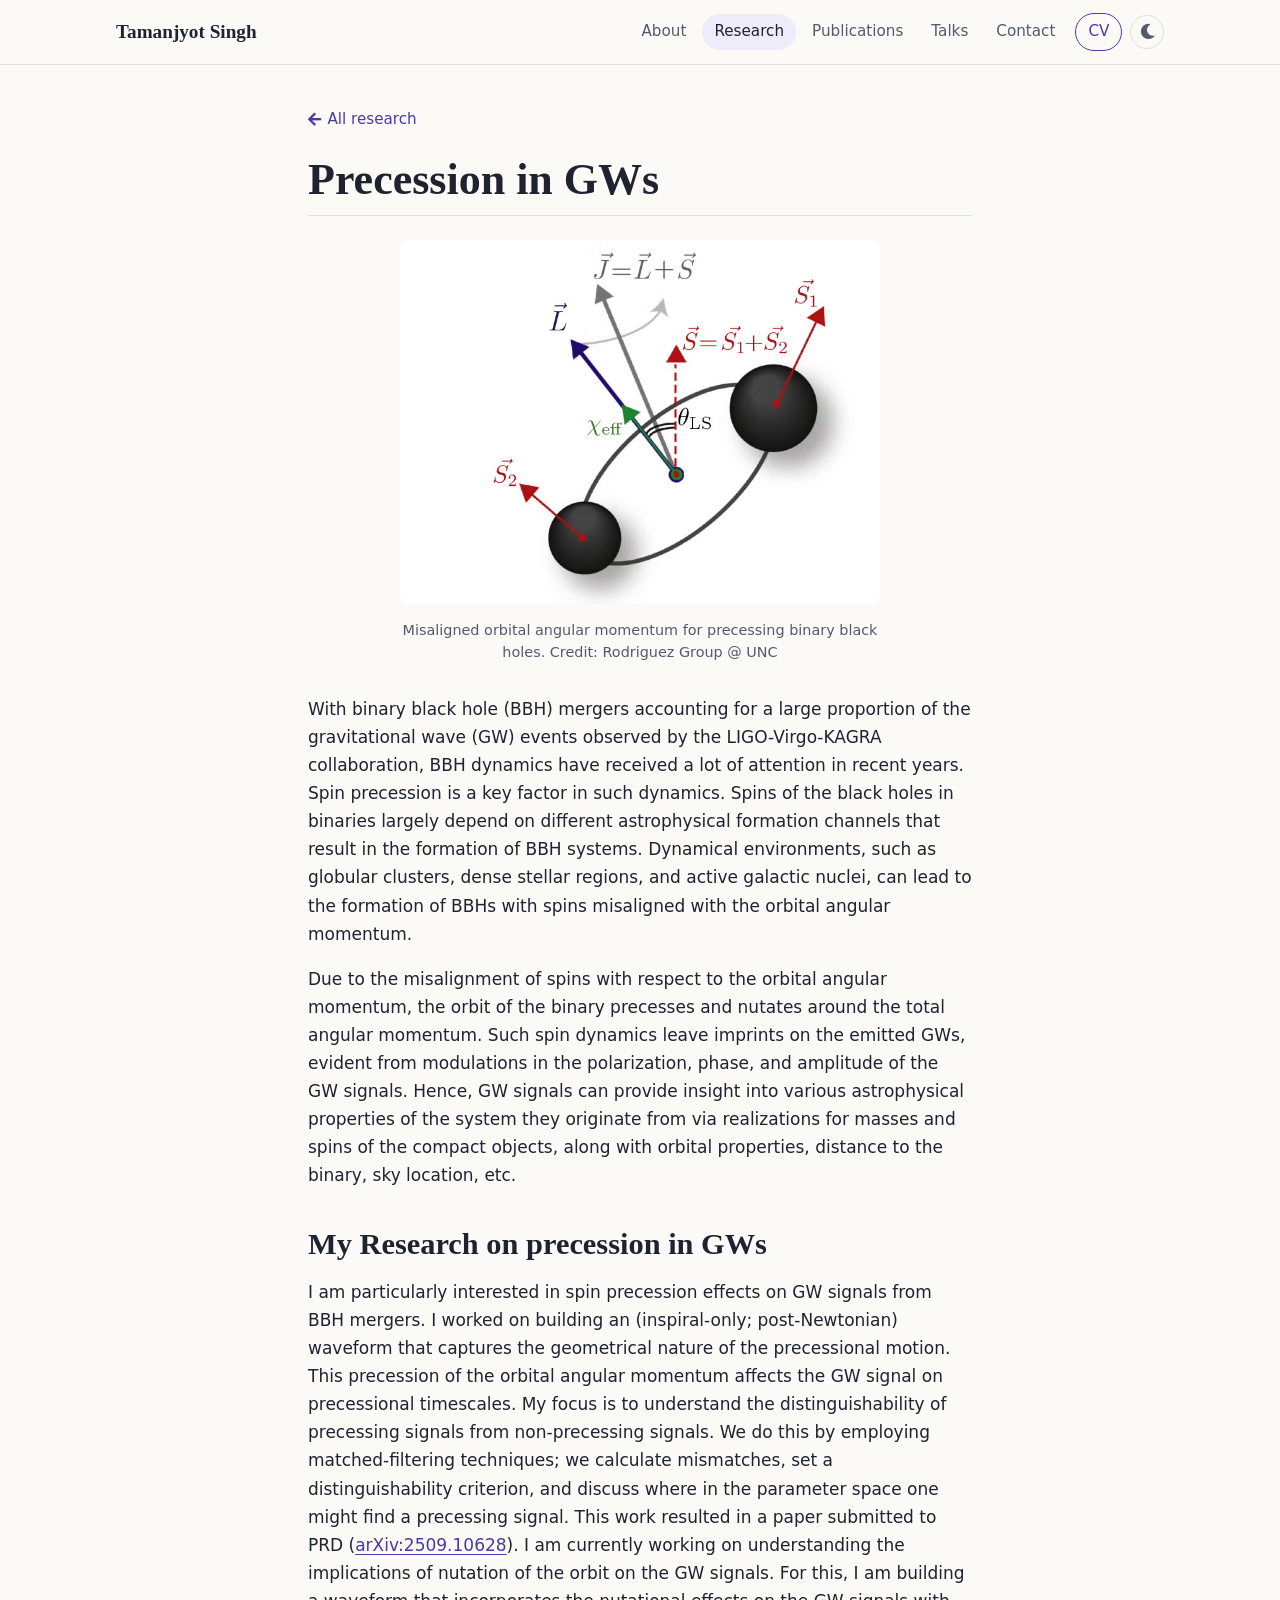
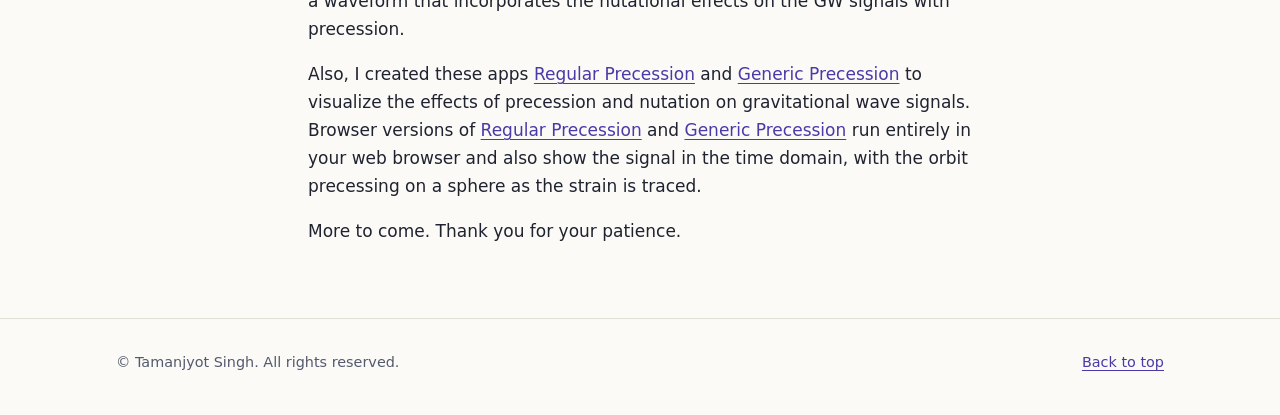
<file: Precession_GWs.html>
<!DOCTYPE html>
<html lang="en">
	<head>
		<meta charset="utf-8" />
		<meta name="viewport" content="width=device-width, initial-scale=1" />
		<title>Precession in GWs - Tamanjyot Singh</title>
		<link rel="icon" href="images/logos/jwst_hourglass_icon-64.png" type="image/png" sizes="64x64" />
		<link rel="apple-touch-icon" href="images/logos/jwst_hourglass_icon-180.png" />
		<link rel="stylesheet" href="assets/css/fontawesome-all.min.css" />
		<link rel="stylesheet" href="assets/css/redesign.css" />
		<script src="assets/js/theme.js"></script>
	</head>
	<body>

		<a href="#content" class="skip-link">Skip to content</a>

		<header class="site-header">
			<div class="container">
				<a href="index.html" class="site-title">Tamanjyot Singh</a>
				<nav class="site-nav" aria-label="Main">
					<ul>
						<li><a href="index.html#intro">About</a></li>
						<li><a href="index.html#one" aria-current="page">Research</a></li>
						<li><a href="index.html#two">Publications</a></li>
						<li><a href="index.html#three">Talks</a></li>
						<li><a href="index.html#four">Contact</a></li>
						<li><a href="doc/taman_CV.pdf" class="nav-cv">CV</a></li>
						<li><button type="button" class="theme-toggle" aria-label="Dark mode" aria-pressed="false" hidden><i class="fas fa-moon" aria-hidden="true"></i><i class="fas fa-sun" aria-hidden="true"></i></button></li>
					</ul>
				</nav>
			</div>
		</header>

		<main id="content" class="article">
			<div class="container prose">
				<a href="index.html#one" class="back-link"><i class="fas fa-arrow-left" aria-hidden="true"></i> All research</a>
				<h1>Precession in GWs</h1>
				<figure class="figure figure--narrow">
					<img src="images/BBHs/precessing_BBHs.png" alt="Diagram of a binary black hole with spins misaligned from the orbital angular momentum" />
					<figcaption>Misaligned orbital angular momentum for precessing binary black holes. Credit: Rodriguez Group @ UNC</figcaption>
				</figure>
				<p>With binary black hole (BBH) mergers accounting for a large proportion of the gravitational wave (GW) events observed by the LIGO-Virgo-KAGRA collaboration, BBH dynamics have received a lot of attention in recent years. Spin precession is a key factor in such dynamics. Spins of the black holes in binaries largely depend on different astrophysical formation channels that result in the formation of BBH systems. Dynamical environments, such as globular clusters, dense stellar regions, and active galactic nuclei, can lead to the formation of BBHs with spins misaligned with the orbital angular momentum.</p>
				<p>Due to the misalignment of spins with respect to the orbital angular momentum, the orbit of the binary precesses and nutates around the total angular momentum. Such spin dynamics leave imprints on the emitted GWs, evident from modulations in the polarization, phase, and amplitude of the GW signals. Hence, GW signals can provide insight into various astrophysical properties of the system they originate from via realizations for masses and spins of the compact objects, along with orbital properties, distance to the binary, sky location, etc.</p>
				<h2>My Research on precession in GWs</h2>
				<p>I am particularly interested in spin precession effects on GW signals from BBH mergers. I worked on building an (inspiral-only; post-Newtonian) waveform that captures the geometrical nature of the precessional motion. This precession of the orbital angular momentum affects the GW signal on precessional timescales. My focus is to understand the distinguishability of precessing signals from non-precessing signals. We do this by employing matched-filtering techniques; we calculate mismatches, set a distinguishability criterion, and discuss where in the parameter space one might find a precessing signal. This work resulted in a paper submitted to PRD (<a href="https://arxiv.org/abs/2509.10628" target="_blank" rel="noopener">arXiv:2509.10628</a>). I am currently working on understanding the implications of nutation of the orbit on the GW signals. For this, I am building a waveform that incorporates the nutational effects on the GW signals with precession.</p>
				<p>Also, I created these apps <a href="https://regularprecession.vercel.app">Regular Precession</a> and <a href="https://genericprecession.vercel.app">Generic Precession</a> to visualize the effects of precession and nutation on gravitational wave signals. Browser versions of <a href="https://singhtaman.github.io/regular_precession_webapp/">Regular Precession</a> and <a href="https://singhtaman.github.io/generic_precession_app/">Generic Precession</a> run entirely in your web browser and also show the signal in the time domain, with the orbit precessing on a sphere as the strain is traced.</p>
				<p>More to come. Thank you for your patience.</p>
			</div>
		</main>

		<footer class="site-footer">
			<div class="container">
				<p>&copy; Tamanjyot Singh. All rights reserved.</p>
				<p><a href="#content">Back to top</a></p>
			</div>
		</footer>

	</body>
</html>
</file>
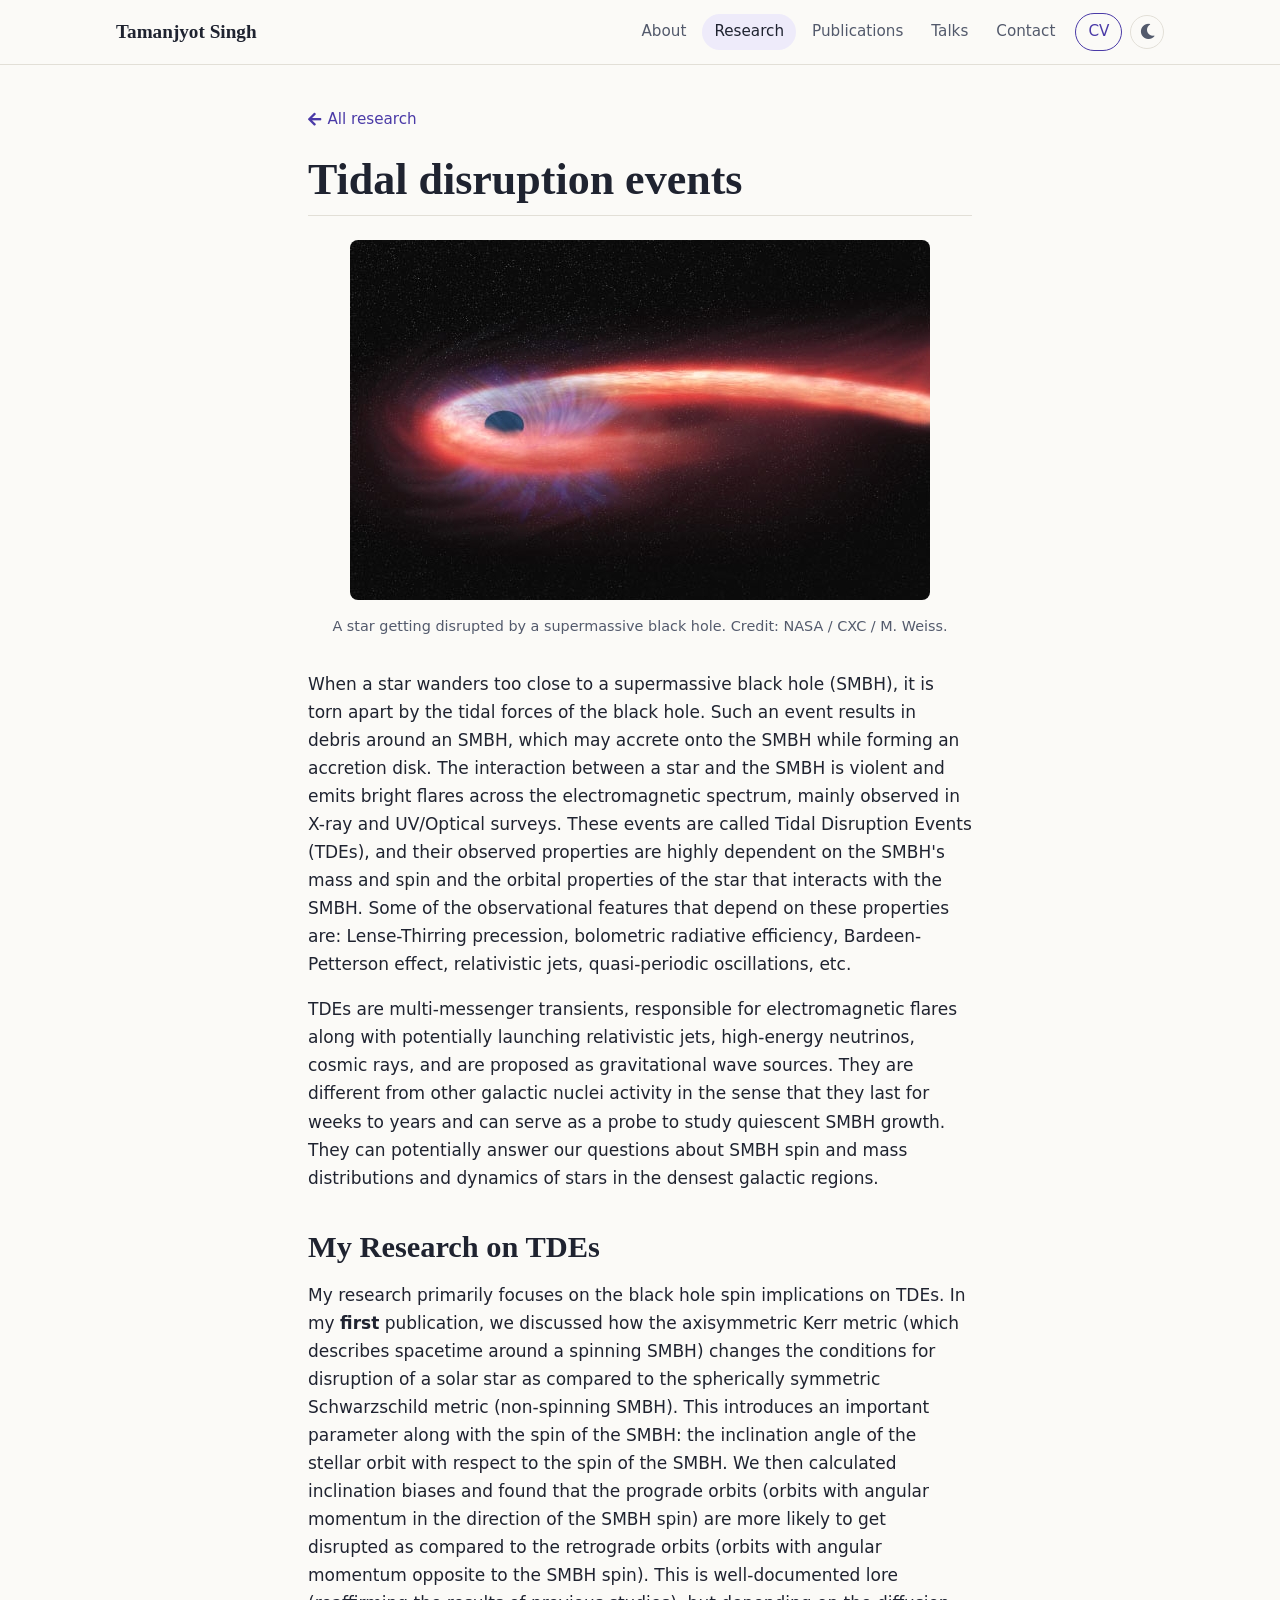
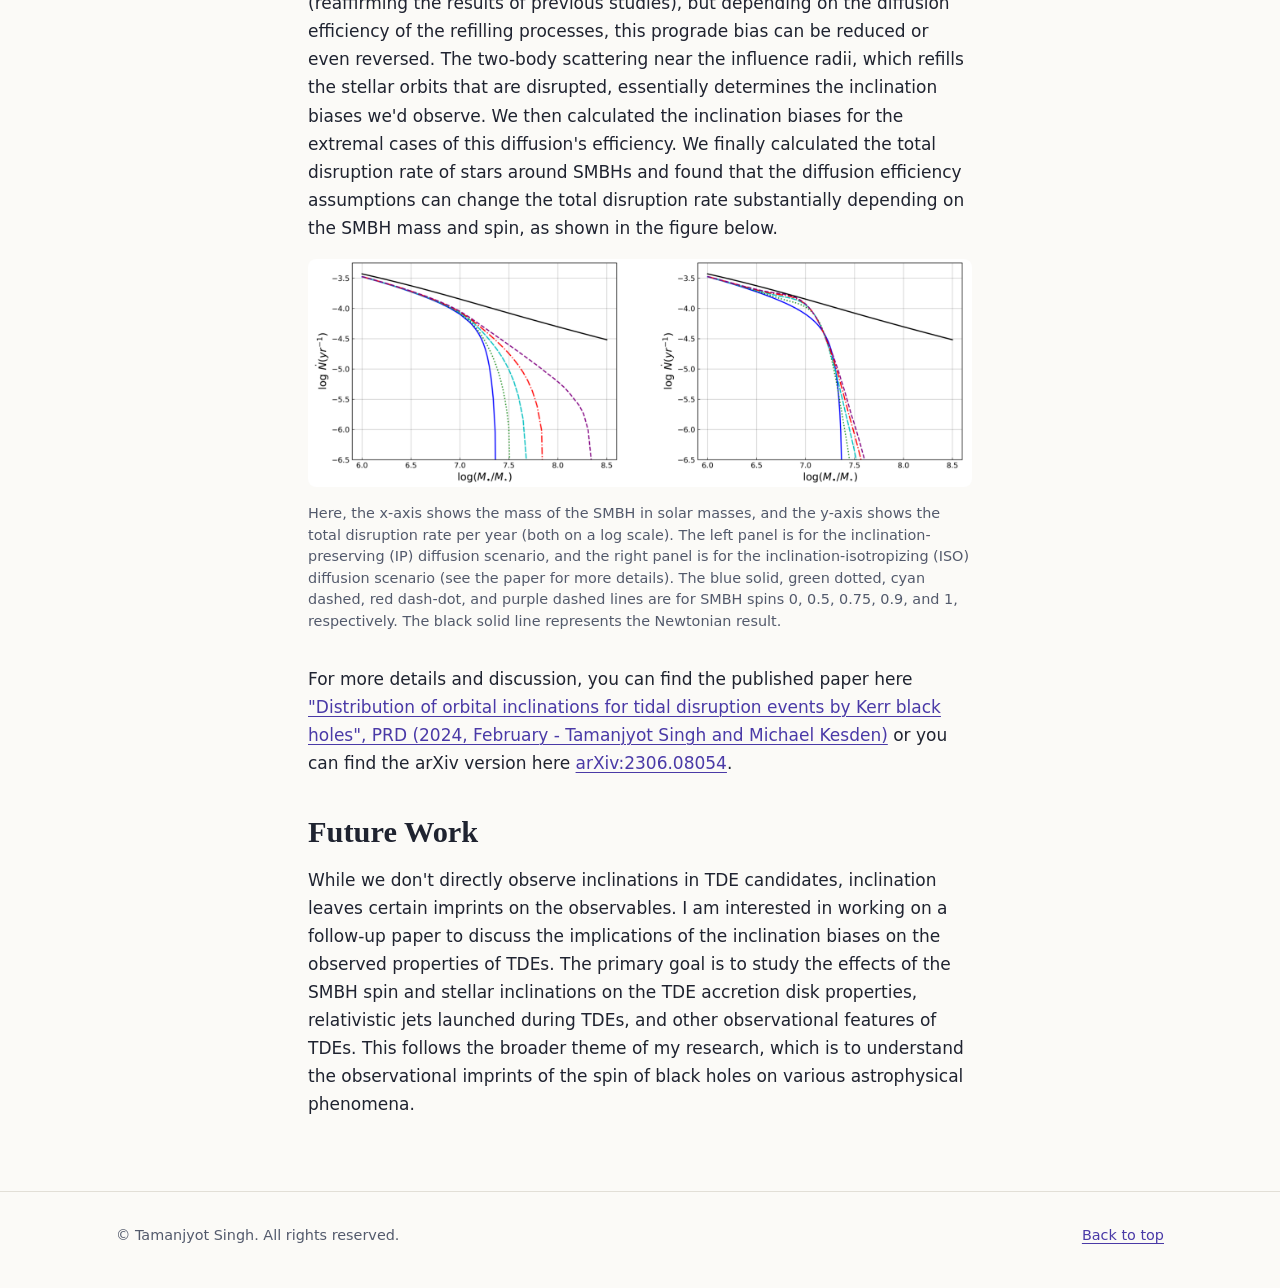
<file: TDE_inc.html>
<!DOCTYPE html>
<html lang="en">
	<head>
		<meta charset="utf-8" />
		<meta name="viewport" content="width=device-width, initial-scale=1" />
		<title>Tidal disruption events - Tamanjyot Singh</title>
		<link rel="icon" href="images/logos/jwst_hourglass_icon-64.png" type="image/png" sizes="64x64" />
		<link rel="apple-touch-icon" href="images/logos/jwst_hourglass_icon-180.png" />
		<link rel="stylesheet" href="assets/css/fontawesome-all.min.css" />
		<link rel="stylesheet" href="assets/css/redesign.css" />
		<script src="assets/js/theme.js"></script>
	</head>
	<body>

		<a href="#content" class="skip-link">Skip to content</a>

		<header class="site-header">
			<div class="container">
				<a href="index.html" class="site-title">Tamanjyot Singh</a>
				<nav class="site-nav" aria-label="Main">
					<ul>
						<li><a href="index.html#intro">About</a></li>
						<li><a href="index.html#one" aria-current="page">Research</a></li>
						<li><a href="index.html#two">Publications</a></li>
						<li><a href="index.html#three">Talks</a></li>
						<li><a href="index.html#four">Contact</a></li>
						<li><a href="doc/taman_CV.pdf" class="nav-cv">CV</a></li>
						<li><button type="button" class="theme-toggle" aria-label="Dark mode" aria-pressed="false" hidden><i class="fas fa-moon" aria-hidden="true"></i><i class="fas fa-sun" aria-hidden="true"></i></button></li>
					</ul>
				</nav>
			</div>
		</header>

		<main id="content" class="article">
			<div class="container prose">
				<a href="index.html#one" class="back-link"><i class="fas fa-arrow-left" aria-hidden="true"></i> All research</a>
				<h1>Tidal disruption events</h1>
				<figure class="figure figure--wide">
					<img src="images/TDEs/Tidal-Disruption-Event-illus_1.jpg" alt="Illustration of a star being torn apart by a supermassive black hole" />
					<figcaption>A star getting disrupted by a supermassive black hole. Credit: NASA / CXC / M. Weiss.</figcaption>
				</figure>
				<p>When a star wanders too close to a supermassive black hole (SMBH), it is torn apart by the tidal forces of the black hole. Such an event results in debris around an SMBH, which may accrete onto the SMBH while forming an accretion disk. The interaction between a star and the SMBH is violent and emits bright flares across the electromagnetic spectrum, mainly observed in X-ray and UV/Optical surveys. These events are called Tidal Disruption Events (TDEs), and their observed properties are highly dependent on the SMBH's mass and spin and the orbital properties of the star that interacts with the SMBH. Some of the observational features that depend on these properties are: Lense-Thirring precession, bolometric radiative efficiency, Bardeen-Petterson effect, relativistic jets, quasi-periodic oscillations, etc.</p>
				<p>TDEs are multi-messenger transients, responsible for electromagnetic flares along with potentially launching relativistic jets, high-energy neutrinos, cosmic rays, and are proposed as gravitational wave sources. They are different from other galactic nuclei activity in the sense that they last for weeks to years and can serve as a probe to study quiescent SMBH growth. They can potentially answer our questions about SMBH spin and mass distributions and dynamics of stars in the densest galactic regions.</p>
				<h2>My Research on TDEs</h2>
				<p>My research primarily focuses on the black hole spin implications on TDEs. In my <b>first</b> publication, we discussed how the axisymmetric Kerr metric (which describes spacetime around a spinning SMBH) changes the conditions for disruption of a solar star as compared to the spherically symmetric Schwarzschild metric (non-spinning SMBH). This introduces an important parameter along with the spin of the SMBH: the inclination angle of the stellar orbit with respect to the spin of the SMBH. We then calculated inclination biases and found that the prograde orbits (orbits with angular momentum in the direction of the SMBH spin) are more likely to get disrupted as compared to the retrograde orbits (orbits with angular momentum opposite to the SMBH spin). This is well-documented lore (reaffirming the results of previous studies), but depending on the diffusion efficiency of the refilling processes, this prograde bias can be reduced or even reversed. The two-body scattering near the influence radii, which refills the stellar orbits that are disrupted, essentially determines the inclination biases we'd observe. We then calculated the inclination biases for the extremal cases of this diffusion's efficiency. We finally calculated the total disruption rate of stars around SMBHs and found that the diffusion efficiency assumptions can change the total disruption rate substantially depending on the SMBH mass and spin, as shown in the figure below.</p>
				<figure class="figure figure--plot">
					<img src="images/TDEs/rates_IP_ISO.png" alt="Two-panel plot of total tidal disruption rate per year versus SMBH mass, for inclination-preserving (left) and inclination-isotropizing (right) diffusion, with curves for several SMBH spins" />
					<figcaption>Here, the x-axis shows the mass of the SMBH in solar masses, and the y-axis shows the total disruption rate per year (both on a log scale). The left panel is for the inclination-preserving (IP) diffusion scenario, and the right panel is for the inclination-isotropizing (ISO) diffusion scenario (see the paper for more details). The blue solid, green dotted, cyan dashed, red dash-dot, and purple dashed lines are for SMBH spins 0, 0.5, 0.75, 0.9, and 1, respectively. The black solid line represents the Newtonian result.</figcaption>
				</figure>
				<p>For more details and discussion, you can find the published paper here <a href="https://journals.aps.org/prd/abstract/10.1103/PhysRevD.109.043016" target="_blank" rel="noopener"> "Distribution of orbital inclinations for tidal disruption events by Kerr black holes", PRD (2024, February - Tamanjyot Singh and Michael Kesden)</a> or you can find the arXiv version here <a href="https://arxiv.org/pdf/2306.08054" target="_blank" rel="noopener">arXiv:2306.08054</a>.</p>
				<h2>Future Work</h2>
				<p>While we don't directly observe inclinations in TDE candidates, inclination leaves certain imprints on the observables. I am interested in working on a follow-up paper to discuss the implications of the inclination biases on the observed properties of TDEs. The primary goal is to study the effects of the SMBH spin and stellar inclinations on the TDE accretion disk properties, relativistic jets launched during TDEs, and other observational features of TDEs. This follows the broader theme of my research, which is to understand the observational imprints of the spin of black holes on various astrophysical phenomena.</p>
			</div>
		</main>

		<footer class="site-footer">
			<div class="container">
				<p>&copy; Tamanjyot Singh. All rights reserved.</p>
				<p><a href="#content">Back to top</a></p>
			</div>
		</footer>

	</body>
</html>
</file>
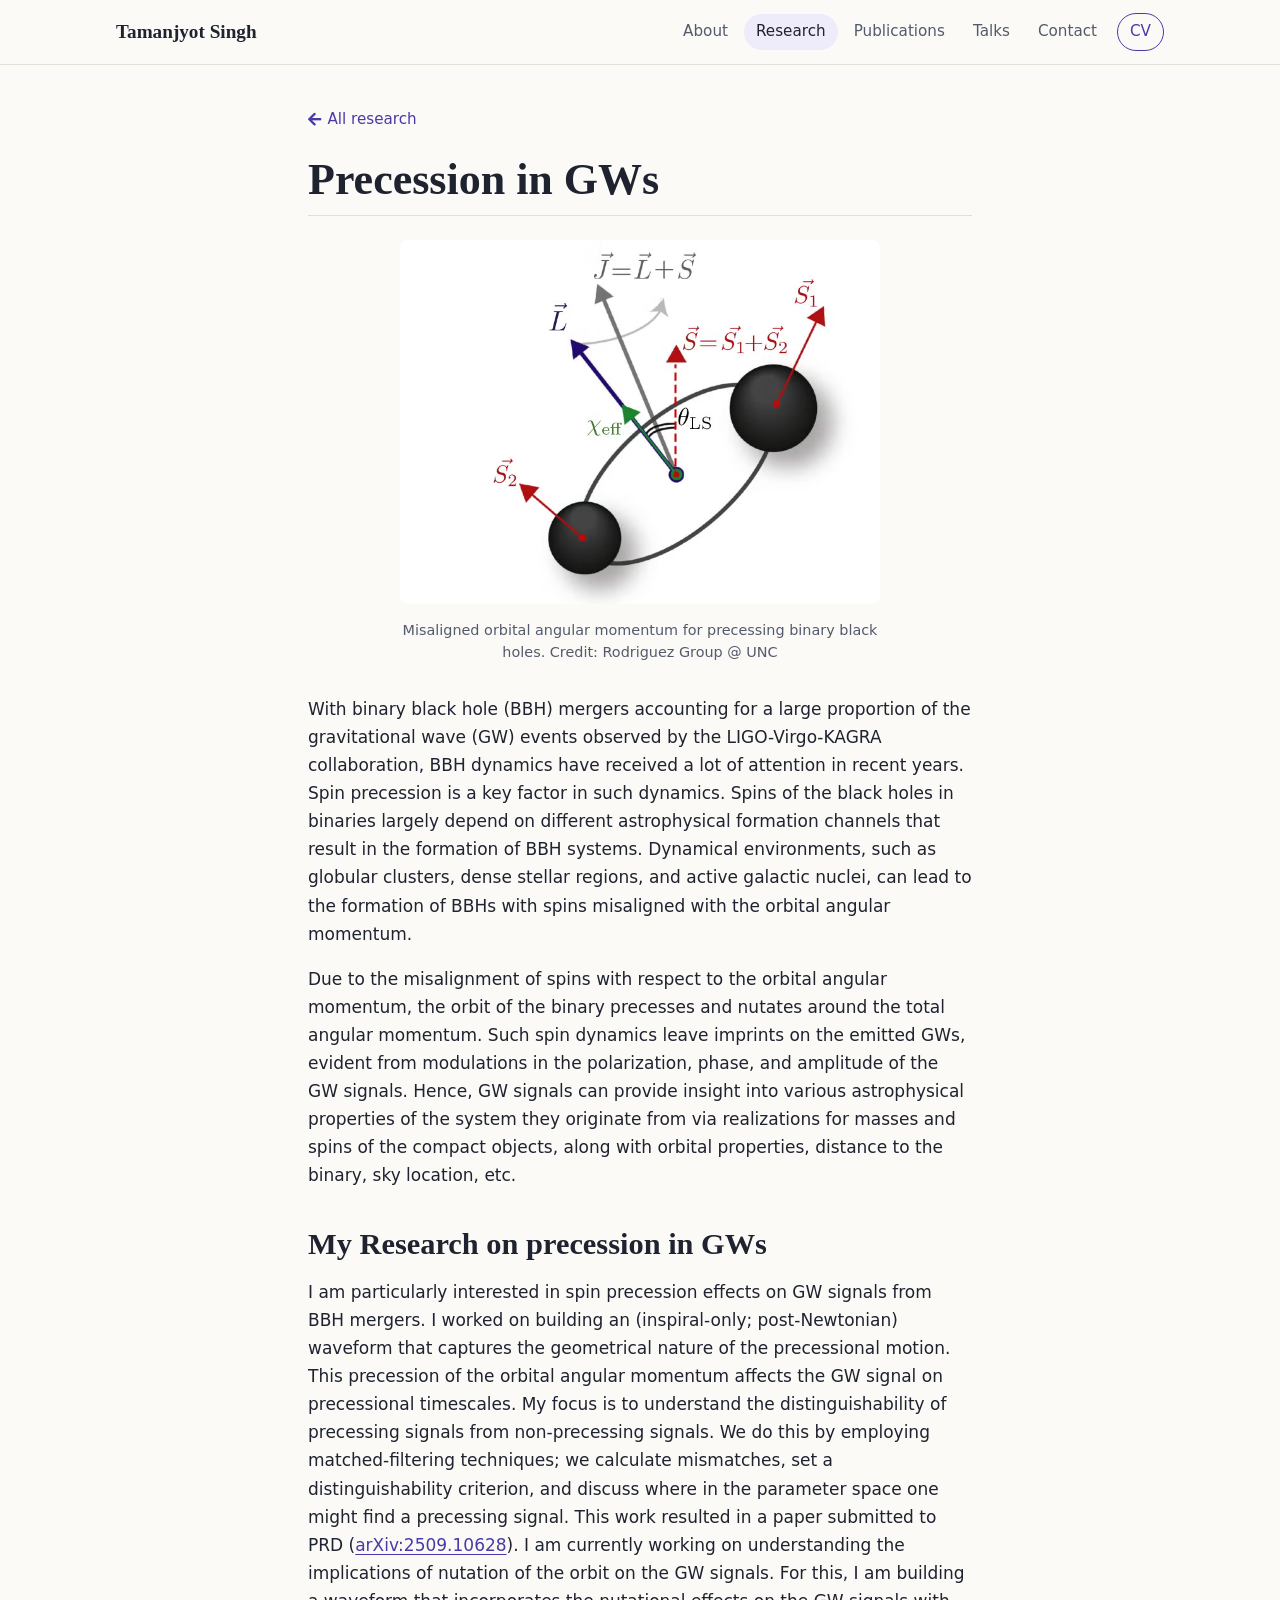
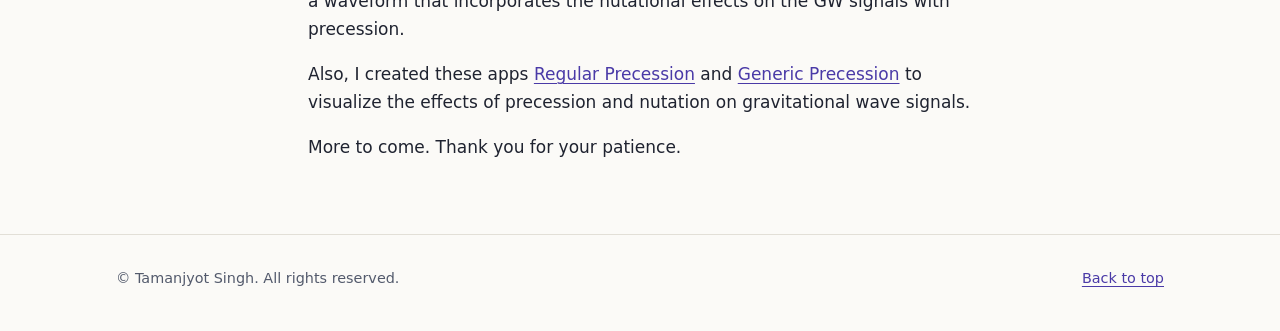
<file: redesign/Precession_GWs.html>
<!DOCTYPE html>
<html lang="en">
	<head>
		<meta charset="utf-8" />
		<meta name="viewport" content="width=device-width, initial-scale=1" />
		<!-- Redesign preview: remove noindex if these pages replace the root pages. -->
		<meta name="robots" content="noindex" />
		<title>Precession in GWs - Tamanjyot Singh</title>
		<link rel="icon" href="../images/logos/jwst_hourglass_icon-64.png" type="image/png" sizes="64x64" />
		<link rel="apple-touch-icon" href="../images/logos/jwst_hourglass_icon-180.png" />
		<link rel="stylesheet" href="../assets/css/fontawesome-all.min.css" />
		<link rel="stylesheet" href="../assets/css/redesign.css" />
	</head>
	<body>

		<a href="#content" class="skip-link">Skip to content</a>

		<header class="site-header">
			<div class="container">
				<a href="index.html" class="site-title">Tamanjyot Singh</a>
				<nav class="site-nav" aria-label="Main">
					<ul>
						<li><a href="index.html#intro">About</a></li>
						<li><a href="index.html#one" aria-current="page">Research</a></li>
						<li><a href="index.html#two">Publications</a></li>
						<li><a href="index.html#three">Talks</a></li>
						<li><a href="index.html#four">Contact</a></li>
						<li><a href="../doc/taman_CV.pdf" class="nav-cv">CV</a></li>
					</ul>
				</nav>
			</div>
		</header>

		<main id="content" class="article">
			<div class="container prose">
				<a href="index.html#one" class="back-link"><i class="fas fa-arrow-left" aria-hidden="true"></i> All research</a>
				<h1>Precession in GWs</h1>
				<figure class="figure figure--narrow">
					<img src="../images/BBHs/precessing_BBHs.png" alt="Diagram of a binary black hole with spins misaligned from the orbital angular momentum" />
					<figcaption>Misaligned orbital angular momentum for precessing binary black holes. Credit: Rodriguez Group @ UNC</figcaption>
				</figure>
				<p>With binary black hole (BBH) mergers accounting for a large proportion of the gravitational wave (GW) events observed by the LIGO-Virgo-KAGRA collaboration, BBH dynamics have received a lot of attention in recent years. Spin precession is a key factor in such dynamics. Spins of the black holes in binaries largely depend on different astrophysical formation channels that result in the formation of BBH systems. Dynamical environments, such as globular clusters, dense stellar regions, and active galactic nuclei, can lead to the formation of BBHs with spins misaligned with the orbital angular momentum.</p>
				<p>Due to the misalignment of spins with respect to the orbital angular momentum, the orbit of the binary precesses and nutates around the total angular momentum. Such spin dynamics leave imprints on the emitted GWs, evident from modulations in the polarization, phase, and amplitude of the GW signals. Hence, GW signals can provide insight into various astrophysical properties of the system they originate from via realizations for masses and spins of the compact objects, along with orbital properties, distance to the binary, sky location, etc.</p>
				<h2>My Research on precession in GWs</h2>
				<p>I am particularly interested in spin precession effects on GW signals from BBH mergers. I worked on building an (inspiral-only; post-Newtonian) waveform that captures the geometrical nature of the precessional motion. This precession of the orbital angular momentum affects the GW signal on precessional timescales. My focus is to understand the distinguishability of precessing signals from non-precessing signals. We do this by employing matched-filtering techniques; we calculate mismatches, set a distinguishability criterion, and discuss where in the parameter space one might find a precessing signal. This work resulted in a paper submitted to PRD (<a href="https://arxiv.org/abs/2509.10628" target="_blank" rel="noopener">arXiv:2509.10628</a>). I am currently working on understanding the implications of nutation of the orbit on the GW signals. For this, I am building a waveform that incorporates the nutational effects on the GW signals with precession.</p>
				<p>Also, I created these apps <a href="https://regularprecession.vercel.app">Regular Precession</a> and <a href="https://genericprecession.vercel.app">Generic Precession</a> to visualize the effects of precession and nutation on gravitational wave signals.</p>
				<p>More to come. Thank you for your patience.</p>
			</div>
		</main>

		<footer class="site-footer">
			<div class="container">
				<p>&copy; Tamanjyot Singh. All rights reserved.</p>
				<p><a href="#content">Back to top</a></p>
			</div>
		</footer>

	</body>
</html>
</file>
<file: assets/css/redesign.css>
/*
	Redesign option: a light, typographic academic layout with a dark mode
	(system setting or header toggle). Standalone (does not use main.css or the template JS).
	Icons come from the bundled fontawesome-all.min.css.
*/

/* Tokens */

:root {
	--bg: #fbfaf7;
	--surface: #ffffff;
	--text: #1f2330;
	--muted: #535a6c;
	--border: #e2dfd7;
	--accent: #4a3aa7;
	--accent-strong: #33277a;
	--accent-soft: #eeebfa;
	--hero-text: #ffffff;
	--hero-muted: rgba(255, 255, 255, 0.86);
	--focus: #4a3aa7;
	--shadow: 0 1px 2px rgba(20, 16, 40, 0.06), 0 4px 16px rgba(20, 16, 40, 0.05);

	--font-body: system-ui, -apple-system, "Segoe UI", Roboto, "Helvetica Neue", Arial, sans-serif;
	--font-heading: "Iowan Old Style", "Palatino Linotype", Palatino, "Book Antiqua", Georgia, serif;

	--content: 68rem;
	--prose: 44rem;
	--header-h: 4rem;

	color-scheme: light;
}

/* Dark tokens: follow the system setting unless the toggle chose a theme
   (data-theme on <html>, set by theme.js). Keep the two blocks in sync. */

@media (prefers-color-scheme: dark) {
	:root:not([data-theme="light"]) {
		--bg: #0f0d1e;
		--surface: #18152c;
		--text: #e9e7f2;
		--muted: #b4b0c8;
		--border: #2d2948;
		--accent: #b0a4ff;
		--accent-strong: #d3cbff;
		--accent-soft: #241f42;
		--focus: #67edf0;
		--shadow: 0 1px 2px rgba(0, 0, 0, 0.4), 0 4px 16px rgba(0, 0, 0, 0.3);
		color-scheme: dark;
	}
}

:root[data-theme="dark"] {
	--bg: #0f0d1e;
	--surface: #18152c;
	--text: #e9e7f2;
	--muted: #b4b0c8;
	--border: #2d2948;
	--accent: #b0a4ff;
	--accent-strong: #d3cbff;
	--accent-soft: #241f42;
	--focus: #67edf0;
	--shadow: 0 1px 2px rgba(0, 0, 0, 0.4), 0 4px 16px rgba(0, 0, 0, 0.3);
	color-scheme: dark;
}

/* Base */

*, *::before, *::after {
	box-sizing: border-box;
}

html {
	-webkit-text-size-adjust: 100%;
	scroll-padding-top: calc(var(--header-h) + 1rem);
}

@media (prefers-reduced-motion: no-preference) {
	html {
		scroll-behavior: smooth;
	}
}

body {
	background: var(--bg);
	color: var(--text);
	font-family: var(--font-body);
	font-size: 1.0625rem;
	line-height: 1.65;
	margin: 0;
}

h1, h2, h3 {
	font-family: var(--font-heading);
	font-weight: 600;
	line-height: 1.25;
	margin: 0 0 0.5em;
}

h1 { font-size: clamp(2rem, 5vw, 2.75rem); }
h2 { font-size: clamp(1.5rem, 3.5vw, 1.9rem); }
h3 { font-size: 1.15rem; }

p {
	margin: 0 0 1em;
}

a {
	color: var(--accent);
	text-decoration-thickness: 1px;
	text-underline-offset: 0.18em;
}

	a:hover {
		color: var(--accent-strong);
		text-decoration-thickness: 2px;
	}

:focus-visible {
	border-radius: 2px;
	outline: 3px solid var(--focus);
	outline-offset: 3px;
}

img {
	height: auto;
	max-width: 100%;
}

b, strong {
	font-weight: 700;
}

.visually-hidden {
	border: 0;
	clip: rect(0 0 0 0);
	height: 1px;
	margin: -1px;
	overflow: hidden;
	padding: 0;
	position: absolute;
	white-space: nowrap;
	width: 1px;
}

.skip-link {
	background: var(--surface);
	color: var(--text);
	font-weight: 700;
	left: 1rem;
	padding: 0.5rem 1rem;
	position: absolute;
	top: -10rem;
	z-index: 100;
}

	.skip-link:focus {
		top: 1rem;
	}

.container {
	margin: 0 auto;
	max-width: var(--content);
	padding: 0 1.25rem;
}

.prose {
	max-width: var(--prose);
}

/* Header */

.site-header {
	background: color-mix(in srgb, var(--bg) 92%, transparent);
	-webkit-backdrop-filter: blur(8px);
	backdrop-filter: blur(8px);
	border-bottom: 1px solid var(--border);
	position: sticky;
	top: 0;
	z-index: 50;
}

	.site-header .container {
		align-items: center;
		display: flex;
		flex-wrap: wrap;
		gap: 0.25rem 1.5rem;
		min-height: var(--header-h);
	}

	.site-title {
		color: var(--text);
		font-family: var(--font-heading);
		font-size: 1.2rem;
		font-weight: 600;
		text-decoration: none;
	}

		.site-title:hover {
			color: var(--accent);
		}

	.site-nav {
		margin-left: auto;
	}

		.site-nav ul {
			align-items: center;
			display: flex;
			gap: 0.25rem;
			list-style: none;
			margin: 0;
			padding: 0;
		}

		.site-nav a {
			border-radius: 999px;
			color: var(--muted);
			display: block;
			font-size: 0.95rem;
			padding: 0.35rem 0.75rem;
			text-decoration: none;
			white-space: nowrap;
		}

			.site-nav a:hover,
			.site-nav a[aria-current="page"] {
				background: var(--accent-soft);
				color: var(--text);
			}

			.site-nav a.nav-cv {
				border: 1px solid var(--accent);
				color: var(--accent);
				margin-left: 0.25rem;
			}

				.site-nav a.nav-cv:hover {
					background: var(--accent);
					color: var(--surface);
				}

		/* Light/dark toggle (shown by theme.js; icon shows the theme you'd switch to). */
		.theme-toggle {
			align-items: center;
			background: none;
			border: 1px solid var(--border);
			border-radius: 999px;
			color: var(--muted);
			cursor: pointer;
			display: inline-flex;
			font: inherit;
			font-size: 0.95rem;
			height: 2.1rem;
			justify-content: center;
			margin-left: 0.25rem;
			width: 2.1rem;
		}

			.theme-toggle[hidden] {
				display: none;
			}

			.theme-toggle:hover {
				background: var(--accent-soft);
				color: var(--text);
			}

			.theme-toggle[aria-pressed="true"] .fa-moon,
			.theme-toggle[aria-pressed="false"] .fa-sun {
				display: none;
			}

	@media (max-width: 760px) {

		.site-header .container {
			padding-bottom: 0.4rem;
			padding-top: 0.6rem;
		}

		.site-nav {
			margin: 0 0 0 -0.6rem;
			width: 100%;
		}

			.site-nav ul {
				flex-wrap: wrap;
				gap: 0.1rem 0.1rem;
			}

			.site-nav a {
				font-size: 0.92rem;
				padding: 0.3rem 0.6rem;
			}

	}

/* Profile hero */

.hero {
	background-color: #0b0a1a;
	background-image:
		linear-gradient(90deg, rgba(8, 6, 22, 0.88) 0%, rgba(8, 6, 22, 0.6) 50%, rgba(8, 6, 22, 0.15) 100%),
		url("images/JWST_deepspace_earlyuniv.jpg");
	background-position: center, top right;
	background-size: cover;
	color: var(--hero-text);
	padding: 4rem 0 3.5rem;
	position: relative;
}

	.hero-grid {
		align-items: center;
		display: grid;
		gap: 2.5rem;
		grid-template-columns: auto 1fr;
	}

	.hero-photo {
		border: 3px solid rgba(255, 255, 255, 0.85);
		border-radius: 50%;
		display: block;
		height: 200px;
		object-fit: cover;
		width: 200px;
	}

	.hero h1 {
		color: var(--hero-text);
		margin-bottom: 0.2em;
	}

	.hero-role {
		color: var(--hero-muted);
		font-size: 1.15rem;
		margin-bottom: 0.25rem;
	}

	.hero-topics {
		color: var(--hero-muted);
		font-size: 0.95rem;
		letter-spacing: 0.02em;
		margin-bottom: 1.5rem;
	}

	.hero-links {
		display: flex;
		flex-wrap: wrap;
		gap: 0.5rem;
		list-style: none;
		margin: 0;
		padding: 0;
	}

		.hero-links a {
			align-items: center;
			background: rgba(255, 255, 255, 0.1);
			border: 1px solid rgba(255, 255, 255, 0.35);
			border-radius: 999px;
			color: var(--hero-text);
			display: inline-flex;
			font-size: 0.9rem;
			gap: 0.45rem;
			padding: 0.35rem 0.9rem;
			text-decoration: none;
		}

			.hero-links a:hover {
				background: rgba(255, 255, 255, 0.22);
				color: var(--hero-text);
			}

			.hero-links a.primary {
				background: #ffffff;
				border-color: #ffffff;
				color: #1b1640;
				font-weight: 600;
			}

	.hero :focus-visible {
		outline-color: #67edf0;
	}

	.hero-credit {
		bottom: 0.4rem;
		font-size: 0.75rem;
		margin: 0;
		position: absolute;
		right: 0.4rem;
	}

		.hero-credit a {
			background: rgba(0, 0, 0, 0.6);
			border-radius: 3px;
			color: rgba(255, 255, 255, 0.9);
			padding: 0.1rem 0.4rem;
			text-decoration: none;
		}

	@media (max-width: 640px) {

		.hero {
			padding: 2.5rem 0 3rem;
			text-align: center;
		}

			.hero-grid {
				gap: 1.25rem;
				grid-template-columns: 1fr;
				justify-items: center;
			}

			.hero-photo {
				height: 140px;
				width: 140px;
			}

			.hero-links {
				justify-content: center;
			}

	}

/* Sections */

.section {
	padding: 3.5rem 0;
}

	.section + .section {
		border-top: 1px solid var(--border);
	}

	.section-title {
		align-items: baseline;
		display: flex;
		gap: 1rem;
		margin-bottom: 1.5rem;
	}

		.section-title::after {
			background: var(--border);
			content: "";
			flex: 1;
			height: 1px;
		}

	.subhead {
		color: var(--muted);
		font-family: var(--font-body);
		font-size: 0.8rem;
		font-weight: 700;
		letter-spacing: 0.12em;
		margin: 2rem 0 1rem;
		text-transform: uppercase;
	}

	.lead-note {
		color: var(--muted);
	}

/* Research cards */

.cards {
	display: grid;
	gap: 1.5rem;
	grid-template-columns: repeat(auto-fit, minmax(min(100%, 20rem), 1fr));
}

.card {
	background: var(--surface);
	border: 1px solid var(--border);
	border-radius: 10px;
	box-shadow: var(--shadow);
	display: flex;
	flex-direction: column;
	overflow: hidden;
}

	.card-media {
		margin: 0;
		position: relative;
	}

		/* Ratio on the img (not the figure) so portrait images can't stretch the box. */
		.card-media img {
			aspect-ratio: 16 / 9;
			display: block;
			height: auto;
			object-fit: cover;
			width: 100%;
		}

	.card-body {
		display: flex;
		flex: 1;
		flex-direction: column;
		padding: 1.25rem 1.5rem 1.5rem;
	}

		.card-body h3 {
			font-size: 1.3rem;
		}

		.card-body p {
			color: var(--muted);
			flex: 1;
		}

	.more-link {
		align-items: center;
		display: inline-flex;
		font-weight: 600;
		gap: 0.4rem;
		text-decoration: none;
	}

		.more-link:hover {
			text-decoration: underline;
		}

.credit {
	background: rgba(0, 0, 0, 0.72);
	border-radius: 3px;
	bottom: 0.4rem;
	color: #ffffff;
	font-size: 0.72rem;
	line-height: 1.4;
	padding: 0.1rem 0.4rem;
	position: absolute;
	right: 0.4rem;
}

/* Publications */

.pub-list {
	counter-reset: pub;
	list-style: none;
	margin: 0;
	padding: 0;
}

	.pub-list > li {
		border-left: 3px solid var(--accent-soft);
		margin: 0 0 1.25rem;
		padding: 0.15rem 0 0.15rem 1.1rem;
	}

		.pub-list > li:hover {
			border-left-color: var(--accent);
		}

	.pub-list p {
		margin: 0;
	}

	.pub-title {
		font-family: var(--font-heading);
		font-size: 1.1rem;
		font-style: italic;
		line-height: 1.4;
		margin-bottom: 0.2rem !important;
	}

		.pub-title a {
			color: var(--text);
			text-decoration: none;
		}

			.pub-title a:hover {
				color: var(--accent);
				text-decoration: underline;
			}

	.pub-authors {
		color: var(--muted);
	}

		.pub-authors b {
			color: var(--text);
		}

	.pub-venue {
		color: var(--muted);
		font-size: 0.95rem;
	}

.pub-links {
	display: flex;
	flex-wrap: wrap;
	gap: 0.5rem;
	list-style: none;
	margin: 0 0 2rem;
	padding: 0;
}

	.pub-links a {
		border: 1px solid var(--accent);
		border-radius: 999px;
		color: var(--accent);
		display: inline-block;
		font-size: 0.95rem;
		font-weight: 600;
		padding: 0.35rem 1rem;
		text-decoration: none;
	}

		.pub-links a:hover {
			background: var(--accent);
			color: var(--surface);
		}

.button {
	align-items: center;
	background: var(--accent);
	border-radius: 999px;
	color: var(--surface);
	display: inline-flex;
	font-weight: 600;
	gap: 0.5rem;
	padding: 0.5rem 1.1rem;
	text-decoration: none;
}

	.button:hover {
		background: var(--accent-strong);
		color: var(--surface);
	}

/* Talks */

.talk-list {
	list-style: none;
	margin: 0;
	padding: 0;
}

	.talk-list > li {
		border-left: 2px solid var(--border);
		padding: 0 0 1.5rem 1.5rem;
		position: relative;
	}

		.talk-list > li::before {
			background: var(--bg);
			border: 2px solid var(--accent);
			border-radius: 50%;
			content: "";
			height: 0.85rem;
			left: calc(-0.425rem - 1px);
			position: absolute;
			top: 0.35rem;
			width: 0.85rem;
		}

		.talk-list > li:last-child {
			border-left-color: transparent;
		}

	.talk-list h3 {
		margin-bottom: 0.3rem;
	}

	.talk-list p {
		color: var(--muted);
		margin: 0;
	}

.file-type {
	color: var(--muted);
	font-size: 0.85em;
	white-space: nowrap;
}

/* Contact */

.contact-grid {
	display: grid;
	gap: 1.25rem;
	grid-template-columns: repeat(auto-fit, minmax(min(100%, 14rem), 1fr));
	list-style: none;
	margin: 0;
	padding: 0;
}

	.contact-grid > li {
		background: var(--surface);
		border: 1px solid var(--border);
		border-radius: 10px;
		padding: 1.25rem 1.5rem;
	}

	.contact-grid h3 {
		align-items: center;
		display: flex;
		font-size: 1rem;
		gap: 0.5rem;
	}

		.contact-grid h3 .fas {
			color: var(--accent);
		}

	address {
		font-style: normal;
	}

.social-list {
	display: flex;
	flex-wrap: wrap;
	gap: 0.6rem;
	list-style: none;
	margin: 0;
	padding: 0;
}

	.social-list a {
		align-items: center;
		border: 1px solid var(--border);
		border-radius: 50%;
		color: var(--accent);
		display: inline-flex;
		font-size: 1.15rem;
		height: 2.6rem;
		justify-content: center;
		text-decoration: none;
		width: 2.6rem;
	}

		.social-list a:hover {
			background: var(--accent);
			border-color: var(--accent);
			color: var(--surface);
		}

/* Footer */

.site-footer {
	border-top: 1px solid var(--border);
	color: var(--muted);
	font-size: 0.9rem;
	padding: 2rem 0 2.5rem;
}

	.site-footer .container {
		display: flex;
		flex-wrap: wrap;
		gap: 0.5rem 1.5rem;
		justify-content: space-between;
	}

	.site-footer p {
		margin: 0;
	}

/* Research article pages */

.article {
	padding: 2.5rem 0 3.5rem;
}

	.back-link {
		align-items: center;
		display: inline-flex;
		font-size: 0.95rem;
		gap: 0.4rem;
		margin-bottom: 1.25rem;
		text-decoration: none;
	}

	.article h1 {
		border-bottom: 1px solid var(--border);
		margin-bottom: 1.5rem;
		padding-bottom: 0.5rem;
	}

	.article h2 {
		margin-top: 2.25rem;
	}

	.figure {
		margin: 0 auto 2rem;
		text-align: center;
	}

		.figure img {
			border-radius: 8px;
		}

		.figure figcaption {
			color: var(--muted);
			font-size: 0.9rem;
			line-height: 1.5;
			margin-top: 0.5rem;
		}

		.figure--wide {
			max-width: 46rem;
		}

		.figure--narrow {
			max-width: 30rem;
		}

	/* Plot with a long explanatory caption below it. */
	.figure--plot img {
		background: #ffffff;
		width: 100%;
	}

		.figure--plot figcaption {
			text-align: left;
		}

/* Kabit (poetry) page */

.kabit section {
	border-top: 1px solid var(--border);
	margin-top: 2.5rem;
	padding-top: 0.5rem;
}

	.kabit pre {
		font-family: inherit;
		margin: 0 0 1em;
		white-space: pre-wrap;
	}

	.kabit blockquote {
		border-left: 3px solid var(--accent);
		margin: 1.25rem 0;
		padding: 0.25rem 0 0.25rem 1.25rem;
	}

		.kabit blockquote pre {
			margin: 0;
		}

	.kabit li {
		margin-bottom: 0.5rem;
	}

	.poem-list {
		list-style: none;
		padding: 0;
	}

		.poem-list > li {
			border-bottom: 1px solid var(--border);
			margin: 0;
			padding: 1.25rem 0 0.5rem;
		}

/* Reading shelf: cover on top, shown whole (not cropped). */

.bookshelf-grid {
	display: grid;
	gap: 1.25rem;
	grid-template-columns: repeat(auto-fill, minmax(12rem, 1fr));
	list-style: none;
	margin: 1.5rem 0 0;
	padding: 0;
}

	.kabit .bookshelf-item {
		background: var(--surface);
		border: 1px solid var(--border);
		border-radius: 8px;
		box-shadow: var(--shadow);
		display: flex;
		flex-direction: column;
		gap: 0.9rem;
		margin: 0;
		padding: 1rem;
	}

		.bookshelf-item > a {
			border-radius: 4px;
			display: block;
			flex: none;
		}

		.bookshelf-item h3 {
			font-size: 1.05rem;
		}

		.bookshelf-item p {
			color: var(--muted);
			font-size: 0.92rem;
			margin-bottom: 0.5em;
		}

	.bookshelf-cover {
		aspect-ratio: 2 / 3;
		background: var(--accent-soft);
		border-radius: 4px;
		box-shadow: 0 2px 10px rgba(0, 0, 0, 0.18);
		display: block;
		margin: 0 auto;
		max-width: 14rem;
		object-fit: contain;
		width: 100%;
	}
</file>
<file: assets/css/noscript.css>
/*
	Hyperspace by HTML5 UP
	html5up.net | @ajlkn
	Free for personal and commercial use under the CCA 3.0 license (html5up.net/license)
*/

/* Spotlights */

	.spotlights > section > .image:before {
		opacity: 0 !important;
	}

	.spotlights > section > .content > .inner {
		-moz-transform: none !important;
		-webkit-transform: none !important;
		-ms-transform: none !important;
		transform: none !important;
		opacity: 1 !important;
	}

/* Wrapper */

	.wrapper > .inner {
		opacity: 1 !important;
		-moz-transform: none !important;
		-webkit-transform: none !important;
		-ms-transform: none !important;
		transform: none !important;
	}

/* Sidebar */

	#sidebar > .inner {
		opacity: 1 !important;
	}

	#sidebar nav > ul > li {
		-moz-transform: none !important;
		-webkit-transform: none !important;
		-ms-transform: none !important;
		transform: none !important;
		opacity: 1 !important;
	}
</file>
<file: assets/css/main.css>
@import url(fontawesome-all.min.css);

/*
	Hyperspace by HTML5 UP
	html5up.net | @ajlkn
	Free for personal and commercial use under the CCA 3.0 license (html5up.net/license)
*/

html, body, div, span, applet, object,
iframe, h1, h2, h3, h4, h5, h6, p, blockquote,
pre, a, abbr, acronym, address, big, cite,
code, del, dfn, em, img, ins, kbd, q, s, samp,
small, strike, strong, sub, sup, tt, var, b,
u, i, center, dl, dt, dd, ol, ul, li, fieldset,
form, label, legend, table, caption, tbody,
tfoot, thead, tr, th, td, article, aside,
canvas, details, embed, figure, figcaption,
footer, header, hgroup, menu, nav, output, ruby,
section, summary, time, mark, audio, video {
	margin: 0;
	padding: 0;
	border: 0;
	font-size: 100%;
	font: inherit;
	vertical-align: baseline;}

article, aside, details, figcaption, figure,
footer, header, hgroup, menu, nav, section {
	display: block;}

body {
	line-height: 1;
}

ol, ul {
	list-style: none;
}

blockquote, q {
	quotes: none;
}

	blockquote:before, blockquote:after, q:before, q:after {
		content: '';
		content: none;
	}

table {
	border-collapse: collapse;
	border-spacing: 0;
}

body {
	-webkit-text-size-adjust: none;
}

mark {
	background-color: transparent;
	color: inherit;
}

input::-moz-focus-inner {
	border: 0;
	padding: 0;
}

input, select, textarea {
	-moz-appearance: none;
	-webkit-appearance: none;
	-ms-appearance: none;
	appearance: none;
}

/* Basic */

	@-ms-viewport {
		width: device-width;
	}

	body {
		-ms-overflow-style: scrollbar;
	}

	@media screen and (max-width: 480px) {

		html, body {
			min-width: 320px;
		}

	}

	html {
		box-sizing: border-box;
	}

	*, *:before, *:after {
		box-sizing: inherit;
	}

	body {
		background: #312450;
	}

		body.is-preload *, body.is-preload *:before, body.is-preload *:after {
			-moz-animation: none !important;
			-webkit-animation: none !important;
			-ms-animation: none !important;
			animation: none !important;
			-moz-transition: none !important;
			-webkit-transition: none !important;
			-ms-transition: none !important;
			transition: none !important;
		}

/* Type */

	body, input, select, textarea {
		color: rgba(255, 255, 255, 0.55);
		font-family: Arial, Helvetica, sans-serif;
		font-size: 16.5pt;
		font-weight: normal;
		line-height: 1.75;
	}

		@media screen and (max-width: 1680px) {

			body, input, select, textarea {
				font-size: 13pt;
			}

		}

		@media screen and (max-width: 1280px) {

			body, input, select, textarea {
				font-size: 12pt;
			}

		}

		@media screen and (max-width: 360px) {

			body, input, select, textarea {
				font-size: 11pt;
			}

		}

	a {
		-moz-transition: color 0.2s ease, border-bottom-color 0.2s ease;
		-webkit-transition: color 0.2s ease, border-bottom-color 0.2s ease;
		-ms-transition: color 0.2s ease, border-bottom-color 0.2s ease;
		transition: color 0.2s ease, border-bottom-color 0.2s ease;
		border-bottom: dotted 1px rgba(255, 255, 255, 0.35);
		color: inherit;
		text-decoration: none;
	}

		a:hover {
			border-bottom-color: transparent;
			color: #ffffff;
		}

	strong, b {
		color: #ffffff;
		font-weight: bold;
	}

	em, i {
		font-style: italic;
	}

	p {
		margin: 0 0 2em 0;
	}

	h1, h2, h3, h4, h5, h6 {
		color: #ffffff;
		font-weight: bold;
		line-height: 1.5;
		margin: 0 0 0.5em 0;
	}

		h1 a, h2 a, h3 a, h4 a, h5 a, h6 a {
			color: inherit;
			text-decoration: none;
		}

	h1 {
		font-size: 2.75em;
	}

		h1.major {
			margin: 0 0 1.3em 0;
			position: relative;
			padding-bottom: 0.35em;
		}

			h1.major:after {
				background-image: -moz-linear-gradient(to right, #0c0321, #67edf0);
				background-image: -webkit-linear-gradient(to right, #5e42a6, #67edf0);
				background-image: -ms-linear-gradient(to right, #5e42a6, #67edf0);
				background-image: linear-gradient(to right, #5e42a6, #67edf0);
				-moz-transition: max-width 0.2s ease;
				-webkit-transition: max-width 0.2s ease;
				-ms-transition: max-width 0.2s ease;
				transition: max-width 0.2s ease;
				border-radius: 0.2em;
				bottom: 0;
				content: '';
				height: 0.05em;
				position: absolute;
				right: 0;
				width: 100%;
			}

	h2 {
		font-size: 1.75em;
	}

	h3 {
		font-size: 1.1em;
	}

	h4 {
		font-size: 1em;
	}

	h5 {
		font-size: 0.8em;
	}

	h6 {
		font-size: 0.6em;
	}

	@media screen and (max-width: 736px) {

		h1 {
			font-size: 2em;
		}

		h2 {
			font-size: 1.25em;
		}

		h3 {
			font-size: 1em;
		}

		h4 {
			font-size: 0.8em;
		}

		h5 {
			font-size: 0.6em;
		}

		h6 {
			font-size: 0.6em;
		}

	}

	sub {
		font-size: 0.8em;
		position: relative;
		top: 0.5em;
	}

	sup {
		font-size: 0.8em;
		position: relative;
		top: -0.5em;
	}

	blockquote {
		border-left: solid 4px rgba(255, 255, 255, 0.15);
		font-style: italic;
		margin: 0 0 2em 0;
		padding: 0.5em 0 0.5em 2em;
	}

	code {
		background: rgba(255, 255, 255, 0.05);
		border-radius: 0.25em;
		border: solid 1px rgba(255, 255, 255, 0.15);
		font-family: "Courier New", monospace;
		font-size: 0.9em;
		margin: 0 0.25em;
		padding: 0.25em 0.65em;
	}

	pre {
		-webkit-overflow-scrolling: touch;
		font-family: "Courier New", monospace;
		font-size: 0.9em;
		margin: 0 0 2em 0;
	}

		pre code {
			display: block;
			line-height: 1.75em;
			padding: 1em 1.5em;
			overflow-x: auto;
		}

	hr {
		border: 0;
		border-bottom: solid 1px rgba(255, 255, 255, 0.15);
		margin: 2em 0;
	}

		hr.major {
			margin: 3em 0;
		}

	.align-left {
		text-align: left;
	}

	.align-center {
		text-align: center;
	}

	.align-right {
		text-align: right;
	}

/* Row */

	.row {
		display: flex;
		flex-wrap: wrap;
		box-sizing: border-box;
		align-items: stretch;
	}

		.row > * {
			box-sizing: border-box;
		}

		.row.gtr-uniform > * > :last-child {
			margin-bottom: 0;
		}

		.row.aln-left {
			justify-content: flex-start;
		}

		.row.aln-center {
			justify-content: center;
		}

		.row.aln-right {
			justify-content: flex-end;
		}

		.row.aln-top {
			align-items: flex-start;
		}

		.row.aln-middle {
			align-items: center;
		}

		.row.aln-bottom {
			align-items: flex-end;
		}

		.row > .imp {
			order: -1;
		}

		.row > .col-1 {
			width: 8.33333%;
		}

		.row > .off-1 {
			margin-left: 8.33333%;
		}

		.row > .col-2 {
			width: 16.66667%;
		}

		.row > .off-2 {
			margin-left: 16.66667%;
		}

		.row > .col-3 {
			width: 25%;
		}

		.row > .off-3 {
			margin-left: 25%;
		}

		.row > .col-4 {
			width: 33.33333%;
		}

		.row > .off-4 {
			margin-left: 33.33333%;
		}

		.row > .col-5 {
			width: 41.66667%;
		}

		.row > .off-5 {
			margin-left: 41.66667%;
		}

		.row > .col-6 {
			width: 50%;
		}

		.row > .off-6 {
			margin-left: 50%;
		}

		.row > .col-7 {
			width: 58.33333%;
		}

		.row > .off-7 {
			margin-left: 58.33333%;
		}

		.row > .col-8 {
			width: 66.66667%;
		}

		.row > .off-8 {
			margin-left: 66.66667%;
		}

		.row > .col-9 {
			width: 75%;
		}

		.row > .off-9 {
			margin-left: 75%;
		}

		.row > .col-10 {
			width: 83.33333%;
		}

		.row > .off-10 {
			margin-left: 83.33333%;
		}

		.row > .col-11 {
			width: 91.66667%;
		}

		.row > .off-11 {
			margin-left: 91.66667%;
		}

		.row > .col-12 {
			width: 100%;
		}

		.row > .off-12 {
			margin-left: 100%;
		}

		.row.gtr-0 {
			margin-top: 0;
			margin-left: 0em;
		}

			.row.gtr-0 > * {
				padding: 0 0 0 0em;
			}

			.row.gtr-0.gtr-uniform {
				margin-top: 0em;
			}

				.row.gtr-0.gtr-uniform > * {
					padding-top: 0em;
				}

		.row.gtr-25 {
			margin-top: 0;
			margin-left: -0.375em;
		}

			.row.gtr-25 > * {
				padding: 0 0 0 0.375em;
			}

			.row.gtr-25.gtr-uniform {
				margin-top: -0.375em;
			}

				.row.gtr-25.gtr-uniform > * {
					padding-top: 0.375em;
				}

		.row.gtr-50 {
			margin-top: 0;
			margin-left: -0.75em;
		}

			.row.gtr-50 > * {
				padding: 0 0 0 0.75em;
			}

			.row.gtr-50.gtr-uniform {
				margin-top: -0.75em;
			}

				.row.gtr-50.gtr-uniform > * {
					padding-top: 0.75em;
				}

		.row {
			margin-top: 0;
			margin-left: -1.5em;
		}

			.row > * {
				padding: 0 0 0 1.5em;
			}

			.row.gtr-uniform {
				margin-top: -1.5em;
			}

				.row.gtr-uniform > * {
					padding-top: 1.5em;
				}

		.row.gtr-150 {
			margin-top: 0;
			margin-left: -2.25em;
		}

			.row.gtr-150 > * {
				padding: 0 0 0 2.25em;
			}

			.row.gtr-150.gtr-uniform {
				margin-top: -2.25em;
			}

				.row.gtr-150.gtr-uniform > * {
					padding-top: 2.25em;
				}

		.row.gtr-200 {
			margin-top: 0;
			margin-left: -3em;
		}

			.row.gtr-200 > * {
				padding: 0 0 0 3em;
			}

			.row.gtr-200.gtr-uniform {
				margin-top: -3em;
			}

				.row.gtr-200.gtr-uniform > * {
					padding-top: 3em;
				}

		@media screen and (max-width: 1680px) {

			.row {
				display: flex;
				flex-wrap: wrap;
				box-sizing: border-box;
				align-items: stretch;
			}

				.row > * {
					box-sizing: border-box;
				}

				.row.gtr-uniform > * > :last-child {
					margin-bottom: 0;
				}

				.row.aln-left {
					justify-content: flex-start;
				}

				.row.aln-center {
					justify-content: center;
				}

				.row.aln-right {
					justify-content: flex-end;
				}

				.row.aln-top {
					align-items: flex-start;
				}

				.row.aln-middle {
					align-items: center;
				}

				.row.aln-bottom {
					align-items: flex-end;
				}

				.row > .imp-xlarge {
					order: -1;
				}

				.row > .col-1-xlarge {
					width: 8.33333%;
				}

				.row > .off-1-xlarge {
					margin-left: 8.33333%;
				}

				.row > .col-2-xlarge {
					width: 16.66667%;
				}

				.row > .off-2-xlarge {
					margin-left: 16.66667%;
				}

				.row > .col-3-xlarge {
					width: 25%;
				}

				.row > .off-3-xlarge {
					margin-left: 25%;
				}

				.row > .col-4-xlarge {
					width: 33.33333%;
				}

				.row > .off-4-xlarge {
					margin-left: 33.33333%;
				}

				.row > .col-5-xlarge {
					width: 41.66667%;
				}

				.row > .off-5-xlarge {
					margin-left: 41.66667%;
				}

				.row > .col-6-xlarge {
					width: 50%;
				}

				.row > .off-6-xlarge {
					margin-left: 50%;
				}

				.row > .col-7-xlarge {
					width: 58.33333%;
				}

				.row > .off-7-xlarge {
					margin-left: 58.33333%;
				}

				.row > .col-8-xlarge {
					width: 66.66667%;
				}

				.row > .off-8-xlarge {
					margin-left: 66.66667%;
				}

				.row > .col-9-xlarge {
					width: 75%;
				}

				.row > .off-9-xlarge {
					margin-left: 75%;
				}

				.row > .col-10-xlarge {
					width: 83.33333%;
				}

				.row > .off-10-xlarge {
					margin-left: 83.33333%;
				}

				.row > .col-11-xlarge {
					width: 91.66667%;
				}

				.row > .off-11-xlarge {
					margin-left: 91.66667%;
				}

				.row > .col-12-xlarge {
					width: 100%;
				}

				.row > .off-12-xlarge {
					margin-left: 100%;
				}

				.row.gtr-0 {
					margin-top: 0;
					margin-left: 0em;
				}

					.row.gtr-0 > * {
						padding: 0 0 0 0em;
					}

					.row.gtr-0.gtr-uniform {
						margin-top: 0em;
					}

						.row.gtr-0.gtr-uniform > * {
							padding-top: 0em;
						}

				.row.gtr-25 {
					margin-top: 0;
					margin-left: -0.375em;
				}

					.row.gtr-25 > * {
						padding: 0 0 0 0.375em;
					}

					.row.gtr-25.gtr-uniform {
						margin-top: -0.375em;
					}

						.row.gtr-25.gtr-uniform > * {
							padding-top: 0.375em;
						}

				.row.gtr-50 {
					margin-top: 0;
					margin-left: -0.75em;
				}

					.row.gtr-50 > * {
						padding: 0 0 0 0.75em;
					}

					.row.gtr-50.gtr-uniform {
						margin-top: -0.75em;
					}

						.row.gtr-50.gtr-uniform > * {
							padding-top: 0.75em;
						}

				.row {
					margin-top: 0;
					margin-left: -1.5em;
				}

					.row > * {
						padding: 0 0 0 1.5em;
					}

					.row.gtr-uniform {
						margin-top: -1.5em;
					}

						.row.gtr-uniform > * {
							padding-top: 1.5em;
						}

				.row.gtr-150 {
					margin-top: 0;
					margin-left: -2.25em;
				}

					.row.gtr-150 > * {
						padding: 0 0 0 2.25em;
					}

					.row.gtr-150.gtr-uniform {
						margin-top: -2.25em;
					}

						.row.gtr-150.gtr-uniform > * {
							padding-top: 2.25em;
						}

				.row.gtr-200 {
					margin-top: 0;
					margin-left: -3em;
				}

					.row.gtr-200 > * {
						padding: 0 0 0 3em;
					}

					.row.gtr-200.gtr-uniform {
						margin-top: -3em;
					}

						.row.gtr-200.gtr-uniform > * {
							padding-top: 3em;
						}

		}

		@media screen and (max-width: 1280px) {

			.row {
				display: flex;
				flex-wrap: wrap;
				box-sizing: border-box;
				align-items: stretch;
			}

				.row > * {
					box-sizing: border-box;
				}

				.row.gtr-uniform > * > :last-child {
					margin-bottom: 0;
				}

				.row.aln-left {
					justify-content: flex-start;
				}

				.row.aln-center {
					justify-content: center;
				}

				.row.aln-right {
					justify-content: flex-end;
				}

				.row.aln-top {
					align-items: flex-start;
				}

				.row.aln-middle {
					align-items: center;
				}

				.row.aln-bottom {
					align-items: flex-end;
				}

				.row > .imp-large {
					order: -1;
				}

				.row > .col-1-large {
					width: 8.33333%;
				}

				.row > .off-1-large {
					margin-left: 8.33333%;
				}

				.row > .col-2-large {
					width: 16.66667%;
				}

				.row > .off-2-large {
					margin-left: 16.66667%;
				}

				.row > .col-3-large {
					width: 25%;
				}

				.row > .off-3-large {
					margin-left: 25%;
				}

				.row > .col-4-large {
					width: 33.33333%;
				}

				.row > .off-4-large {
					margin-left: 33.33333%;
				}

				.row > .col-5-large {
					width: 41.66667%;
				}

				.row > .off-5-large {
					margin-left: 41.66667%;
				}

				.row > .col-6-large {
					width: 50%;
				}

				.row > .off-6-large {
					margin-left: 50%;
				}

				.row > .col-7-large {
					width: 58.33333%;
				}

				.row > .off-7-large {
					margin-left: 58.33333%;
				}

				.row > .col-8-large {
					width: 66.66667%;
				}

				.row > .off-8-large {
					margin-left: 66.66667%;
				}

				.row > .col-9-large {
					width: 75%;
				}

				.row > .off-9-large {
					margin-left: 75%;
				}

				.row > .col-10-large {
					width: 83.33333%;
				}

				.row > .off-10-large {
					margin-left: 83.33333%;
				}

				.row > .col-11-large {
					width: 91.66667%;
				}

				.row > .off-11-large {
					margin-left: 91.66667%;
				}

				.row > .col-12-large {
					width: 100%;
				}

				.row > .off-12-large {
					margin-left: 100%;
				}

				.row.gtr-0 {
					margin-top: 0;
					margin-left: 0em;
				}

					.row.gtr-0 > * {
						padding: 0 0 0 0em;
					}

					.row.gtr-0.gtr-uniform {
						margin-top: 0em;
					}

						.row.gtr-0.gtr-uniform > * {
							padding-top: 0em;
						}

				.row.gtr-25 {
					margin-top: 0;
					margin-left: -0.375em;
				}

					.row.gtr-25 > * {
						padding: 0 0 0 0.375em;
					}

					.row.gtr-25.gtr-uniform {
						margin-top: -0.375em;
					}

						.row.gtr-25.gtr-uniform > * {
							padding-top: 0.375em;
						}

				.row.gtr-50 {
					margin-top: 0;
					margin-left: -0.75em;
				}

					.row.gtr-50 > * {
						padding: 0 0 0 0.75em;
					}

					.row.gtr-50.gtr-uniform {
						margin-top: -0.75em;
					}

						.row.gtr-50.gtr-uniform > * {
							padding-top: 0.75em;
						}

				.row {
					margin-top: 0;
					margin-left: -1.5em;
				}

					.row > * {
						padding: 0 0 0 1.5em;
					}

					.row.gtr-uniform {
						margin-top: -1.5em;
					}

						.row.gtr-uniform > * {
							padding-top: 1.5em;
						}

				.row.gtr-150 {
					margin-top: 0;
					margin-left: -2.25em;
				}

					.row.gtr-150 > * {
						padding: 0 0 0 2.25em;
					}

					.row.gtr-150.gtr-uniform {
						margin-top: -2.25em;
					}

						.row.gtr-150.gtr-uniform > * {
							padding-top: 2.25em;
						}

				.row.gtr-200 {
					margin-top: 0;
					margin-left: -3em;
				}

					.row.gtr-200 > * {
						padding: 0 0 0 3em;
					}

					.row.gtr-200.gtr-uniform {
						margin-top: -3em;
					}

						.row.gtr-200.gtr-uniform > * {
							padding-top: 3em;
						}

		}

		@media screen and (max-width: 980px) {

			.row {
				display: flex;
				flex-wrap: wrap;
				box-sizing: border-box;
				align-items: stretch;
			}

				.row > * {
					box-sizing: border-box;
				}

				.row.gtr-uniform > * > :last-child {
					margin-bottom: 0;
				}

				.row.aln-left {
					justify-content: flex-start;
				}

				.row.aln-center {
					justify-content: center;
				}

				.row.aln-right {
					justify-content: flex-end;
				}

				.row.aln-top {
					align-items: flex-start;
				}

				.row.aln-middle {
					align-items: center;
				}

				.row.aln-bottom {
					align-items: flex-end;
				}

				.row > .imp-medium {
					order: -1;
				}

				.row > .col-1-medium {
					width: 8.33333%;
				}

				.row > .off-1-medium {
					margin-left: 8.33333%;
				}

				.row > .col-2-medium {
					width: 16.66667%;
				}

				.row > .off-2-medium {
					margin-left: 16.66667%;
				}

				.row > .col-3-medium {
					width: 25%;
				}

				.row > .off-3-medium {
					margin-left: 25%;
				}

				.row > .col-4-medium {
					width: 33.33333%;
				}

				.row > .off-4-medium {
					margin-left: 33.33333%;
				}

				.row > .col-5-medium {
					width: 41.66667%;
				}

				.row > .off-5-medium {
					margin-left: 41.66667%;
				}

				.row > .col-6-medium {
					width: 50%;
				}

				.row > .off-6-medium {
					margin-left: 50%;
				}

				.row > .col-7-medium {
					width: 58.33333%;
				}

				.row > .off-7-medium {
					margin-left: 58.33333%;
				}

				.row > .col-8-medium {
					width: 66.66667%;
				}

				.row > .off-8-medium {
					margin-left: 66.66667%;
				}

				.row > .col-9-medium {
					width: 75%;
				}

				.row > .off-9-medium {
					margin-left: 75%;
				}

				.row > .col-10-medium {
					width: 83.33333%;
				}

				.row > .off-10-medium {
					margin-left: 83.33333%;
				}

				.row > .col-11-medium {
					width: 91.66667%;
				}

				.row > .off-11-medium {
					margin-left: 91.66667%;
				}

				.row > .col-12-medium {
					width: 100%;
				}

				.row > .off-12-medium {
					margin-left: 100%;
				}

				.row.gtr-0 {
					margin-top: 0;
					margin-left: 0em;
				}

					.row.gtr-0 > * {
						padding: 0 0 0 0em;
					}

					.row.gtr-0.gtr-uniform {
						margin-top: 0em;
					}

						.row.gtr-0.gtr-uniform > * {
							padding-top: 0em;
						}

				.row.gtr-25 {
					margin-top: 0;
					margin-left: -0.375em;
				}

					.row.gtr-25 > * {
						padding: 0 0 0 0.375em;
					}

					.row.gtr-25.gtr-uniform {
						margin-top: -0.375em;
					}

						.row.gtr-25.gtr-uniform > * {
							padding-top: 0.375em;
						}

				.row.gtr-50 {
					margin-top: 0;
					margin-left: -0.75em;
				}

					.row.gtr-50 > * {
						padding: 0 0 0 0.75em;
					}

					.row.gtr-50.gtr-uniform {
						margin-top: -0.75em;
					}

						.row.gtr-50.gtr-uniform > * {
							padding-top: 0.75em;
						}

				.row {
					margin-top: 0;
					margin-left: -1.5em;
				}

					.row > * {
						padding: 0 0 0 1.5em;
					}

					.row.gtr-uniform {
						margin-top: -1.5em;
					}

						.row.gtr-uniform > * {
							padding-top: 1.5em;
						}

				.row.gtr-150 {
					margin-top: 0;
					margin-left: -2.25em;
				}

					.row.gtr-150 > * {
						padding: 0 0 0 2.25em;
					}

					.row.gtr-150.gtr-uniform {
						margin-top: -2.25em;
					}

						.row.gtr-150.gtr-uniform > * {
							padding-top: 2.25em;
						}

				.row.gtr-200 {
					margin-top: 0;
					margin-left: -3em;
				}

					.row.gtr-200 > * {
						padding: 0 0 0 3em;
					}

					.row.gtr-200.gtr-uniform {
						margin-top: -3em;
					}

						.row.gtr-200.gtr-uniform > * {
							padding-top: 3em;
						}

		}

		@media screen and (max-width: 736px) {

			.row {
				display: flex;
				flex-wrap: wrap;
				box-sizing: border-box;
				align-items: stretch;
			}

				.row > * {
					box-sizing: border-box;
				}

				.row.gtr-uniform > * > :last-child {
					margin-bottom: 0;
				}

				.row.aln-left {
					justify-content: flex-start;
				}

				.row.aln-center {
					justify-content: center;
				}

				.row.aln-right {
					justify-content: flex-end;
				}

				.row.aln-top {
					align-items: flex-start;
				}

				.row.aln-middle {
					align-items: center;
				}

				.row.aln-bottom {
					align-items: flex-end;
				}

				.row > .imp-small {
					order: -1;
				}

				.row > .col-1-small {
					width: 8.33333%;
				}

				.row > .off-1-small {
					margin-left: 8.33333%;
				}

				.row > .col-2-small {
					width: 16.66667%;
				}

				.row > .off-2-small {
					margin-left: 16.66667%;
				}

				.row > .col-3-small {
					width: 25%;
				}

				.row > .off-3-small {
					margin-left: 25%;
				}

				.row > .col-4-small {
					width: 33.33333%;
				}

				.row > .off-4-small {
					margin-left: 33.33333%;
				}

				.row > .col-5-small {
					width: 41.66667%;
				}

				.row > .off-5-small {
					margin-left: 41.66667%;
				}

				.row > .col-6-small {
					width: 50%;
				}

				.row > .off-6-small {
					margin-left: 50%;
				}

				.row > .col-7-small {
					width: 58.33333%;
				}

				.row > .off-7-small {
					margin-left: 58.33333%;
				}

				.row > .col-8-small {
					width: 66.66667%;
				}

				.row > .off-8-small {
					margin-left: 66.66667%;
				}

				.row > .col-9-small {
					width: 75%;
				}

				.row > .off-9-small {
					margin-left: 75%;
				}

				.row > .col-10-small {
					width: 83.33333%;
				}

				.row > .off-10-small {
					margin-left: 83.33333%;
				}

				.row > .col-11-small {
					width: 91.66667%;
				}

				.row > .off-11-small {
					margin-left: 91.66667%;
				}

				.row > .col-12-small {
					width: 100%;
				}

				.row > .off-12-small {
					margin-left: 100%;
				}

				.row.gtr-0 {
					margin-top: 0;
					margin-left: 0em;
				}

					.row.gtr-0 > * {
						padding: 0 0 0 0em;
					}

					.row.gtr-0.gtr-uniform {
						margin-top: 0em;
					}

						.row.gtr-0.gtr-uniform > * {
							padding-top: 0em;
						}

				.row.gtr-25 {
					margin-top: 0;
					margin-left: -0.375em;
				}

					.row.gtr-25 > * {
						padding: 0 0 0 0.375em;
					}

					.row.gtr-25.gtr-uniform {
						margin-top: -0.375em;
					}

						.row.gtr-25.gtr-uniform > * {
							padding-top: 0.375em;
						}

				.row.gtr-50 {
					margin-top: 0;
					margin-left: -0.75em;
				}

					.row.gtr-50 > * {
						padding: 0 0 0 0.75em;
					}

					.row.gtr-50.gtr-uniform {
						margin-top: -0.75em;
					}

						.row.gtr-50.gtr-uniform > * {
							padding-top: 0.75em;
						}

				.row {
					margin-top: 0;
					margin-left: -1.5em;
				}

					.row > * {
						padding: 0 0 0 1.5em;
					}

					.row.gtr-uniform {
						margin-top: -1.5em;
					}

						.row.gtr-uniform > * {
							padding-top: 1.5em;
						}

				.row.gtr-150 {
					margin-top: 0;
					margin-left: -2.25em;
				}

					.row.gtr-150 > * {
						padding: 0 0 0 2.25em;
					}

					.row.gtr-150.gtr-uniform {
						margin-top: -2.25em;
					}

						.row.gtr-150.gtr-uniform > * {
							padding-top: 2.25em;
						}

				.row.gtr-200 {
					margin-top: 0;
					margin-left: -3em;
				}

					.row.gtr-200 > * {
						padding: 0 0 0 3em;
					}

					.row.gtr-200.gtr-uniform {
						margin-top: -3em;
					}

						.row.gtr-200.gtr-uniform > * {
							padding-top: 3em;
						}

		}

		@media screen and (max-width: 480px) {

			.row {
				display: flex;
				flex-wrap: wrap;
				box-sizing: border-box;
				align-items: stretch;
			}

				.row > * {
					box-sizing: border-box;
				}

				.row.gtr-uniform > * > :last-child {
					margin-bottom: 0;
				}

				.row.aln-left {
					justify-content: flex-start;
				}

				.row.aln-center {
					justify-content: center;
				}

				.row.aln-right {
					justify-content: flex-end;
				}

				.row.aln-top {
					align-items: flex-start;
				}

				.row.aln-middle {
					align-items: center;
				}

				.row.aln-bottom {
					align-items: flex-end;
				}

				.row > .imp-xsmall {
					order: -1;
				}

				.row > .col-1-xsmall {
					width: 8.33333%;
				}

				.row > .off-1-xsmall {
					margin-left: 8.33333%;
				}

				.row > .col-2-xsmall {
					width: 16.66667%;
				}

				.row > .off-2-xsmall {
					margin-left: 16.66667%;
				}

				.row > .col-3-xsmall {
					width: 25%;
				}

				.row > .off-3-xsmall {
					margin-left: 25%;
				}

				.row > .col-4-xsmall {
					width: 33.33333%;
				}

				.row > .off-4-xsmall {
					margin-left: 33.33333%;
				}

				.row > .col-5-xsmall {
					width: 41.66667%;
				}

				.row > .off-5-xsmall {
					margin-left: 41.66667%;
				}

				.row > .col-6-xsmall {
					width: 50%;
				}

				.row > .off-6-xsmall {
					margin-left: 50%;
				}

				.row > .col-7-xsmall {
					width: 58.33333%;
				}

				.row > .off-7-xsmall {
					margin-left: 58.33333%;
				}

				.row > .col-8-xsmall {
					width: 66.66667%;
				}

				.row > .off-8-xsmall {
					margin-left: 66.66667%;
				}

				.row > .col-9-xsmall {
					width: 75%;
				}

				.row > .off-9-xsmall {
					margin-left: 75%;
				}

				.row > .col-10-xsmall {
					width: 83.33333%;
				}

				.row > .off-10-xsmall {
					margin-left: 83.33333%;
				}

				.row > .col-11-xsmall {
					width: 91.66667%;
				}

				.row > .off-11-xsmall {
					margin-left: 91.66667%;
				}

				.row > .col-12-xsmall {
					width: 100%;
				}

				.row > .off-12-xsmall {
					margin-left: 100%;
				}

				.row.gtr-0 {
					margin-top: 0;
					margin-left: 0em;
				}

					.row.gtr-0 > * {
						padding: 0 0 0 0em;
					}

					.row.gtr-0.gtr-uniform {
						margin-top: 0em;
					}

						.row.gtr-0.gtr-uniform > * {
							padding-top: 0em;
						}

				.row.gtr-25 {
					margin-top: 0;
					margin-left: -0.375em;
				}

					.row.gtr-25 > * {
						padding: 0 0 0 0.375em;
					}

					.row.gtr-25.gtr-uniform {
						margin-top: -0.375em;
					}

						.row.gtr-25.gtr-uniform > * {
							padding-top: 0.375em;
						}

				.row.gtr-50 {
					margin-top: 0;
					margin-left: -0.75em;
				}

					.row.gtr-50 > * {
						padding: 0 0 0 0.75em;
					}

					.row.gtr-50.gtr-uniform {
						margin-top: -0.75em;
					}

						.row.gtr-50.gtr-uniform > * {
							padding-top: 0.75em;
						}

				.row {
					margin-top: 0;
					margin-left: -1.5em;
				}

					.row > * {
						padding: 0 0 0 1.5em;
					}

					.row.gtr-uniform {
						margin-top: -1.5em;
					}

						.row.gtr-uniform > * {
							padding-top: 1.5em;
						}

				.row.gtr-150 {
					margin-top: 0;
					margin-left: -2.25em;
				}

					.row.gtr-150 > * {
						padding: 0 0 0 2.25em;
					}

					.row.gtr-150.gtr-uniform {
						margin-top: -2.25em;
					}

						.row.gtr-150.gtr-uniform > * {
							padding-top: 2.25em;
						}

				.row.gtr-200 {
					margin-top: 0;
					margin-left: -3em;
				}

					.row.gtr-200 > * {
						padding: 0 0 0 3em;
					}

					.row.gtr-200.gtr-uniform {
						margin-top: -3em;
					}

						.row.gtr-200.gtr-uniform > * {
							padding-top: 3em;
						}

		}

/* Box */

	.box {
		border-radius: 0.25em;
		border: solid 1px rgba(255, 255, 255, 0.15);
		margin-bottom: 2em;
		padding: 1.5em;
	}

		.box > :last-child,
		.box > :last-child > :last-child,
		.box > :last-child > :last-child > :last-child {
			margin-bottom: 0;
		}

		.box.alt {
			border: 0;
			border-radius: 0;
			padding: 0;
		}

/* Button */

	input[type="submit"],
	input[type="reset"],
	input[type="button"],
	button,
	.button {
		-moz-appearance: none;
		-webkit-appearance: none;
		-ms-appearance: none;
		appearance: none;
		-moz-transition: border-color 0.2s ease;
		-webkit-transition: border-color 0.2s ease;
		-ms-transition: border-color 0.2s ease;
		transition: border-color 0.2s ease;
		background-color: transparent;
		border: solid 1px !important;
		border-color: rgba(255, 255, 255, 0.15) !important;
		border-radius: 3em;
		color: #ffffff !important;
		cursor: pointer;
		display: inline-block;
		font-size: 0.6em;
		font-weight: bold;
		height: calc(4.75em + 2px);
		letter-spacing: 0.25em;
		line-height: 4.75em;
		outline: 0;
		padding: 0 3.75em;
		position: relative;
		text-align: center;
		text-decoration: none;
		text-transform: uppercase;
		white-space: nowrap;
	}

		input[type="submit"]:after,
		input[type="reset"]:after,
		input[type="button"]:after,
		button:after,
		.button:after {
			-moz-transform: scale(0.25);
			-webkit-transform: scale(0.25);
			-ms-transform: scale(0.25);
			transform: scale(0.25);
			pointer-events: none;
			-moz-transition: opacity 0.2s ease, -moz-transform 0.2s ease;
			-webkit-transition: opacity 0.2s ease, -webkit-transform 0.2s ease;
			-ms-transition: opacity 0.2s ease, -ms-transform 0.2s ease;
			transition: opacity 0.2s ease, transform 0.2s ease;
			background: #ffffff;
			border-radius: 3em;
			content: '';
			height: 100%;
			left: 0;
			opacity: 0;
			position: absolute;
			top: 0;
			width: 100%;
		}

		input[type="submit"].icon:before,
		input[type="reset"].icon:before,
		input[type="button"].icon:before,
		button.icon:before,
		.button.icon:before {
			margin-right: 0.75em;
		}

		input[type="submit"].fit,
		input[type="reset"].fit,
		input[type="button"].fit,
		button.fit,
		.button.fit {
			width: 100%;
		}

		input[type="submit"].small,
		input[type="reset"].small,
		input[type="button"].small,
		button.small,
		.button.small {
			font-size: 0.4em;
		}

		input[type="submit"].large,
		input[type="reset"].large,
		input[type="button"].large,
		button.large,
		.button.large {
			font-size: 0.8em;
		}

		input[type="submit"].primary,
		input[type="reset"].primary,
		input[type="button"].primary,
		button.primary,
		.button.primary {
			background-color: #ffffff;
			color: #312450 !important;
		}

			input[type="submit"].primary:after,
			input[type="reset"].primary:after,
			input[type="button"].primary:after,
			button.primary:after,
			.button.primary:after {
				display: none;
			}

		input[type="submit"].disabled, input[type="submit"]:disabled,
		input[type="reset"].disabled,
		input[type="reset"]:disabled,
		input[type="button"].disabled,
		input[type="button"]:disabled,
		button.disabled,
		button:disabled,
		.button.disabled,
		.button:disabled {
			cursor: default;
			opacity: 0.5;
			pointer-events: none;
		}

		input[type="submit"]:hover,
		input[type="reset"]:hover,
		input[type="button"]:hover,
		button:hover,
		.button:hover {
			border-color: rgba(255, 255, 255, 0.55) !important;
		}

			input[type="submit"]:hover:after,
			input[type="reset"]:hover:after,
			input[type="button"]:hover:after,
			button:hover:after,
			.button:hover:after {
				opacity: 0.05;
				-moz-transform: scale(1);
				-webkit-transform: scale(1);
				-ms-transform: scale(1);
				transform: scale(1);
			}

			input[type="submit"]:hover:active,
			input[type="reset"]:hover:active,
			input[type="button"]:hover:active,
			button:hover:active,
			.button:hover:active {
				border-color: #ffffff !important;
			}

				input[type="submit"]:hover:active:after,
				input[type="reset"]:hover:active:after,
				input[type="button"]:hover:active:after,
				button:hover:active:after,
				.button:hover:active:after {
					opacity: 0.1;
				}

/* Features */

	.features {
		display: -moz-flex;
		display: -webkit-flex;
		display: -ms-flex;
		display: flex;
		-moz-flex-wrap: wrap;
		-webkit-flex-wrap: wrap;
		-ms-flex-wrap: wrap;
		flex-wrap: wrap;
		border-radius: 0.25em;
		border: solid 1px rgba(255, 255, 255, 0.15);
		background: rgba(255, 255, 255, 0.05);
		margin: 0 0 2em 0;
	}

		.features section {
			padding: 3.5em 3em 1em 7em ;
			width: 50%;
			border-top: solid 1px rgba(255, 255, 255, 0.15);
			position: relative;
		}

			.features section:nth-child(-n + 2) {
				border-top-width: 0;
			}

			.features section:nth-child(2n) {
				border-left: solid 1px rgba(255, 255, 255, 0.15);
			}

			.features section .icon {
				-moz-transition: opacity 0.5s ease, -moz-transform 0.5s ease;
				-webkit-transition: opacity 0.5s ease, -webkit-transform 0.5s ease;
				-ms-transition: opacity 0.5s ease, -ms-transform 0.5s ease;
				transition: opacity 0.5s ease, transform 0.5s ease;
				-moz-transition-delay: 1s;
				-webkit-transition-delay: 1s;
				-ms-transition-delay: 1s;
				transition-delay: 1s;
				-moz-transform: scale(1);
				-webkit-transform: scale(1);
				-ms-transform: scale(1);
				transform: scale(1);
				position: absolute;
				left: 3em;
				top: 3em;
				opacity: 1;
			}

			.features section:nth-child(1) .icon {
				-moz-transition-delay: 0.15s;
				-webkit-transition-delay: 0.15s;
				-ms-transition-delay: 0.15s;
				transition-delay: 0.15s;
			}

			.features section:nth-child(2) .icon {
				-moz-transition-delay: 0.3s;
				-webkit-transition-delay: 0.3s;
				-ms-transition-delay: 0.3s;
				transition-delay: 0.3s;
			}

			.features section:nth-child(3) .icon {
				-moz-transition-delay: 0.45s;
				-webkit-transition-delay: 0.45s;
				-ms-transition-delay: 0.45s;
				transition-delay: 0.45s;
			}

			.features section:nth-child(4) .icon {
				-moz-transition-delay: 0.6s;
				-webkit-transition-delay: 0.6s;
				-ms-transition-delay: 0.6s;
				transition-delay: 0.6s;
			}

			.features section:nth-child(5) .icon {
				-moz-transition-delay: 0.75s;
				-webkit-transition-delay: 0.75s;
				-ms-transition-delay: 0.75s;
				transition-delay: 0.75s;
			}

			.features section:nth-child(6) .icon {
				-moz-transition-delay: 0.9s;
				-webkit-transition-delay: 0.9s;
				-ms-transition-delay: 0.9s;
				transition-delay: 0.9s;
			}

			.features section:nth-child(7) .icon {
				-moz-transition-delay: 1.05s;
				-webkit-transition-delay: 1.05s;
				-ms-transition-delay: 1.05s;
				transition-delay: 1.05s;
			}

			.features section:nth-child(8) .icon {
				-moz-transition-delay: 1.2s;
				-webkit-transition-delay: 1.2s;
				-ms-transition-delay: 1.2s;
				transition-delay: 1.2s;
			}

			.features section:nth-child(9) .icon {
				-moz-transition-delay: 1.35s;
				-webkit-transition-delay: 1.35s;
				-ms-transition-delay: 1.35s;
				transition-delay: 1.35s;
			}

			.features section:nth-child(10) .icon {
				-moz-transition-delay: 1.5s;
				-webkit-transition-delay: 1.5s;
				-ms-transition-delay: 1.5s;
				transition-delay: 1.5s;
			}

			.features section:nth-child(11) .icon {
				-moz-transition-delay: 1.65s;
				-webkit-transition-delay: 1.65s;
				-ms-transition-delay: 1.65s;
				transition-delay: 1.65s;
			}

			.features section:nth-child(12) .icon {
				-moz-transition-delay: 1.8s;
				-webkit-transition-delay: 1.8s;
				-ms-transition-delay: 1.8s;
				transition-delay: 1.8s;
			}

			.features section:nth-child(13) .icon {
				-moz-transition-delay: 1.95s;
				-webkit-transition-delay: 1.95s;
				-ms-transition-delay: 1.95s;
				transition-delay: 1.95s;
			}

			.features section:nth-child(14) .icon {
				-moz-transition-delay: 2.1s;
				-webkit-transition-delay: 2.1s;
				-ms-transition-delay: 2.1s;
				transition-delay: 2.1s;
			}

			.features section:nth-child(15) .icon {
				-moz-transition-delay: 2.25s;
				-webkit-transition-delay: 2.25s;
				-ms-transition-delay: 2.25s;
				transition-delay: 2.25s;
			}

			.features section:nth-child(16) .icon {
				-moz-transition-delay: 2.4s;
				-webkit-transition-delay: 2.4s;
				-ms-transition-delay: 2.4s;
				transition-delay: 2.4s;
			}

			.features section:nth-child(17) .icon {
				-moz-transition-delay: 2.55s;
				-webkit-transition-delay: 2.55s;
				-ms-transition-delay: 2.55s;
				transition-delay: 2.55s;
			}

			.features section:nth-child(18) .icon {
				-moz-transition-delay: 2.7s;
				-webkit-transition-delay: 2.7s;
				-ms-transition-delay: 2.7s;
				transition-delay: 2.7s;
			}

			.features section:nth-child(19) .icon {
				-moz-transition-delay: 2.85s;
				-webkit-transition-delay: 2.85s;
				-ms-transition-delay: 2.85s;
				transition-delay: 2.85s;
			}

			.features section:nth-child(20) .icon {
				-moz-transition-delay: 3s;
				-webkit-transition-delay: 3s;
				-ms-transition-delay: 3s;
				transition-delay: 3s;
			}

		.features.inactive section .icon {
			-moz-transform: scale(0.5);
			-webkit-transform: scale(0.5);
			-ms-transform: scale(0.5);
			transform: scale(0.5);
			opacity: 0;
		}

		@media screen and (max-width: 980px) {

			.features {
				display: block;
			}

				.features section {
					border-top-width: 1px !important;
					border-left-width: 0 !important;
					width: 100%;
				}

					.features section:first-child {
						border-top-width: 0 !important;
					}

		}

		@media screen and (max-width: 736px) {

			.features section {
				padding: 2.5em 1.5em 0.1em 5.5em ;
			}

				.features section .icon {
					left: 1.5em;
					top: 2em;
				}

		}

		@media screen and (max-width: 480px) {

			.features section {
				padding: 2em 1.5em 0.1em 1.5em ;
			}

				.features section .icon {
					left: 0;
					position: relative;
					top: 0;
				}

		}

/* Form */

	form {
		margin: 0 0 2em 0;
	}

		form > :last-child {
			margin-bottom: 0;
		}

		form > .fields {
			display: -moz-flex;
			display: -webkit-flex;
			display: -ms-flex;
			display: flex;
			-moz-flex-wrap: wrap;
			-webkit-flex-wrap: wrap;
			-ms-flex-wrap: wrap;
			flex-wrap: wrap;
			width: calc(100% + 3em);
			margin: -1.5em 0 2em -1.5em;
		}

			form > .fields > .field {
				-moz-flex-grow: 0;
				-webkit-flex-grow: 0;
				-ms-flex-grow: 0;
				flex-grow: 0;
				-moz-flex-shrink: 0;
				-webkit-flex-shrink: 0;
				-ms-flex-shrink: 0;
				flex-shrink: 0;
				padding: 1.5em 0 0 1.5em;
				width: calc(100% - 1.5em);
			}

				form > .fields > .field.half {
					width: calc(50% - 0.75em);
				}

				form > .fields > .field.third {
					width: calc(100%/3 - 0.5em);
				}

				form > .fields > .field.quarter {
					width: calc(25% - 0.375em);
				}

		@media screen and (max-width: 480px) {

			form > .fields {
				width: calc(100% + 3em);
				margin: -1.5em 0 2em -1.5em;
			}

				form > .fields > .field {
					padding: 1.5em 0 0 1.5em;
					width: calc(100% - 1.5em);
				}

					form > .fields > .field.half {
						width: calc(100% - 1.5em);
					}

					form > .fields > .field.third {
						width: calc(100% - 1.5em);
					}

					form > .fields > .field.quarter {
						width: calc(100% - 1.5em);
					}

		}

	label {
		color: #ffffff;
		font-weight: bold;
		line-height: 1.5;
		margin: 0 0 0.7em 0;
		display: block;
		font-size: 1.1em;
	}

	input[type="text"],
	input[type="password"],
	input[type="email"],
	input[type="tel"],
	select,
	textarea {
		-moz-appearance: none;
		-webkit-appearance: none;
		-ms-appearance: none;
		appearance: none;
		background: rgba(255, 255, 255, 0.05);
		border-radius: 0.25em;
		border: none;
		border: solid 1px rgba(255, 255, 255, 0.15);
		color: inherit;
		display: block;
		outline: 0;
		padding: 0 1em;
		text-decoration: none;
		width: 100%;
	}

		input[type="text"]:invalid,
		input[type="password"]:invalid,
		input[type="email"]:invalid,
		input[type="tel"]:invalid,
		select:invalid,
		textarea:invalid {
			box-shadow: none;
		}

		input[type="text"]:focus,
		input[type="password"]:focus,
		input[type="email"]:focus,
		input[type="tel"]:focus,
		select:focus,
		textarea:focus {
			border-color: #ffffff;
			box-shadow: 0 0 0 1px #ffffff;
		}

	select {
		background-image: url("data:image/svg+xml;charset=utf8,%3Csvg xmlns='http://www.w3.org/2000/svg' width='40' height='40' preserveAspectRatio='none' viewBox='0 0 40 40'%3E%3Cpath d='M9.4,12.3l10.4,10.4l10.4-10.4c0.2-0.2,0.5-0.4,0.9-0.4c0.3,0,0.6,0.1,0.9,0.4l3.3,3.3c0.2,0.2,0.4,0.5,0.4,0.9 c0,0.4-0.1,0.6-0.4,0.9L20.7,31.9c-0.2,0.2-0.5,0.4-0.9,0.4c-0.3,0-0.6-0.1-0.9-0.4L4.3,17.3c-0.2-0.2-0.4-0.5-0.4-0.9 c0-0.4,0.1-0.6,0.4-0.9l3.3-3.3c0.2-0.2,0.5-0.4,0.9-0.4S9.1,12.1,9.4,12.3z' fill='rgba(255, 255, 255, 0.15)' /%3E%3C/svg%3E");
		background-size: 1.25rem;
		background-repeat: no-repeat;
		background-position: calc(100% - 1rem) center;
		height: 2.75em;
		padding-right: 2.75em;
		text-overflow: ellipsis;
	}

		select option {
			color: #ffffff;
			background: #312450;
		}

		select:focus::-ms-value {
			background-color: transparent;
		}

		select::-ms-expand {
			display: none;
		}

	input[type="text"],
	input[type="password"],
	input[type="email"],
	select {
		height: 2.75em;
	}

	textarea {
		padding: 0.75em 1em;
	}

		body.is-ie textarea {
			min-height: 10em;
		}

	input[type="checkbox"],
	input[type="radio"] {
		-moz-appearance: none;
		-webkit-appearance: none;
		-ms-appearance: none;
		appearance: none;
		display: block;
		float: left;
		margin-right: -2em;
		opacity: 0;
		width: 1em;
		z-index: -1;
	}

		input[type="checkbox"] + label,
		input[type="radio"] + label {
			text-decoration: none;
			color: rgba(255, 255, 255, 0.55);
			cursor: pointer;
			display: inline-block;
			font-size: 1em;
			font-weight: normal;
			padding-left: 2.4em;
			padding-right: 0.75em;
			position: relative;
		}

			input[type="checkbox"] + label:before,
			input[type="radio"] + label:before {
				-moz-osx-font-smoothing: grayscale;
				-webkit-font-smoothing: antialiased;
				display: inline-block;
				font-style: normal;
				font-variant: normal;
				text-rendering: auto;
				line-height: 1;
				text-transform: none !important;
				font-family: 'Font Awesome 5 Free';
				font-weight: 900;
			}

			input[type="checkbox"] + label:before,
			input[type="radio"] + label:before {
				background: rgba(255, 255, 255, 0.05);
				border-radius: 0.25em;
				border: solid 1px rgba(255, 255, 255, 0.15);
				content: '';
				display: inline-block;
				font-size: 0.8em;
				height: 2.0625em;
				left: 0;
				line-height: 2.0625em;
				position: absolute;
				text-align: center;
				top: 0;
				width: 2.0625em;
			}

		input[type="checkbox"]:checked + label:before,
		input[type="radio"]:checked + label:before {
			background: #ffffff;
			border-color: #ffffff;
			color: #67edf0;
			content: '\f00c';
		}

		input[type="checkbox"]:focus + label:before,
		input[type="radio"]:focus + label:before {
			border-color: #ffffff;
			box-shadow: 0 0 0 1px #ffffff;
		}

	input[type="checkbox"] + label:before {
		border-radius: 0.25em;
	}

	input[type="radio"] + label:before {
		border-radius: 100%;
	}

	::-webkit-input-placeholder {
		color: rgba(255, 255, 255, 0.35) !important;
		opacity: 1.0;
	}

	:-moz-placeholder {
		color: rgba(255, 255, 255, 0.35) !important;
		opacity: 1.0;
	}

	::-moz-placeholder {
		color: rgba(255, 255, 255, 0.35) !important;
		opacity: 1.0;
	}

	:-ms-input-placeholder {
		color: rgba(255, 255, 255, 0.35) !important;
		opacity: 1.0;
	}

/* Icon */

	.icon {
		text-decoration: none;
		border-bottom: none;
		position: relative;
	}

		.icon:before {
			-moz-osx-font-smoothing: grayscale;
			-webkit-font-smoothing: antialiased;
			display: inline-block;
			font-style: normal;
			font-variant: normal;
			text-rendering: auto;
			line-height: 1;
			text-transform: none !important;
			font-family: 'Font Awesome 5 Free';
			font-weight: 400;
		}

		.icon > .label {
			display: none;
		}

		.icon:before {
			line-height: inherit;
		}

		.icon.solid:before {
			font-weight: 900;
		}

		.icon.brands:before {
			font-family: 'Font Awesome 5 Brands';
		}

		.icon.major {
			width: 2.5em;
			height: 2.5em;
			display: block;
			background: #ffffff;
			border-radius: 100%;
			color: #312450;
			text-align: center;
			line-height: 2.5em;
			margin: 0 0 1.3em 0;
		}

			.icon.major:before {
				font-size: 1.25em;
			}

				.wrapper.style1 .icon.major:before {
					color: #5e42a6;
				}

				.wrapper.style1-alt .icon.major:before {
					color: #493382;
				}

				.wrapper.style2 .icon.major:before {
					color: #5052b5;
				}

				.wrapper.style2-alt .icon.major:before {
					color: #3e4094;
				}

				.wrapper.style3 .icon.major:before {
					color: #b74e91;
				}

				.wrapper.style3-alt .icon.major:before {
					color: #953d75;
				}

/* Image */

	.image {
		border-radius: 0.25em;
		border: 0;
		display: inline-block;
		position: relative;
	}

		.image img {
			border-radius: 0.25em;
			display: block;
		}

		.image.left, .image.right {
			max-width: 40%;
		}

			.image.left img, .image.right img {
				width: 100%;
			}

		.image.left {
			float: left;
			margin: 0 1.5em 1em 0;
			top: 0.25em;
		}

		.image.right {
			float: right;
			margin: 0 0 1em 1.5em;
			top: 0.25em;
		}

		.image.fit {
			display: block;
			margin: 0 0 2em 0;
			width: 100%;
		}

			.image.fit img {
				width: 100%;
			}

		.image.main {
			display: block;
			margin: 0 0 3em 0;
			width: 100%;
		}

			.image.main img {
				width: 100%;
			}

/* List */

	ol {
		list-style: decimal;
		margin: 0 0 2em 0;
		padding-left: 1.25em;
	}

		ol li {
			padding-left: 0.25em;
		}

	ul {
		list-style: disc;
		margin: 0 0 2em 0;
		padding-left: 1em;
	}

		ul li {
			padding-left: 0.5em;
		}

		ul.alt {
			list-style: none;
			padding-left: 0;
		}

			ul.alt li {
				border-top: solid 1px rgba(255, 255, 255, 0.15);
				padding: 0.5em 0;
			}

				ul.alt li:first-child {
					border-top: 0;
					padding-top: 0;
				}

	dl {
		margin: 0 0 2em 0;
	}

		dl dt {
			display: block;
			font-weight: bold;
			margin: 0 0 1em 0;
		}

		dl dd {
			margin-left: 2em;
		}

/* Actions */

	ul.actions {
		display: -moz-flex;
		display: -webkit-flex;
		display: -ms-flex;
		display: flex;
		cursor: default;
		list-style: none;
		margin-left: -1em;
		padding-left: 0;
	}

		ul.actions li {
			padding: 0 0 0 1em;
			vertical-align: middle;
		}

		ul.actions.special {
			-moz-justify-content: center;
			-webkit-justify-content: center;
			-ms-justify-content: center;
			justify-content: center;
			width: 100%;
			margin-left: 0;
		}

			ul.actions.special li:first-child {
				padding-left: 0;
			}

		ul.actions.stacked {
			-moz-flex-direction: column;
			-webkit-flex-direction: column;
			-ms-flex-direction: column;
			flex-direction: column;
			margin-left: 0;
		}

			ul.actions.stacked li {
				padding: 1.3em 0 0 0;
			}

				ul.actions.stacked li:first-child {
					padding-top: 0;
				}

		ul.actions.fit {
			width: calc(100% + 1em);
		}

			ul.actions.fit li {
				-moz-flex-grow: 1;
				-webkit-flex-grow: 1;
				-ms-flex-grow: 1;
				flex-grow: 1;
				-moz-flex-shrink: 1;
				-webkit-flex-shrink: 1;
				-ms-flex-shrink: 1;
				flex-shrink: 1;
				width: 100%;
			}

				ul.actions.fit li > * {
					width: 100%;
				}

			ul.actions.fit.stacked {
				width: 100%;
			}

		@media screen and (max-width: 480px) {

			ul.actions:not(.fixed) {
				-moz-flex-direction: column;
				-webkit-flex-direction: column;
				-ms-flex-direction: column;
				flex-direction: column;
				margin-left: 0;
				width: 100% !important;
			}

				ul.actions:not(.fixed) li {
					-moz-flex-grow: 1;
					-webkit-flex-grow: 1;
					-ms-flex-grow: 1;
					flex-grow: 1;
					-moz-flex-shrink: 1;
					-webkit-flex-shrink: 1;
					-ms-flex-shrink: 1;
					flex-shrink: 1;
					padding: 1em 0 0 0;
					text-align: center;
					width: 100%;
				}

					ul.actions:not(.fixed) li > * {
						width: 100%;
					}

					ul.actions:not(.fixed) li:first-child {
						padding-top: 0;
					}

					ul.actions:not(.fixed) li input[type="submit"],
					ul.actions:not(.fixed) li input[type="reset"],
					ul.actions:not(.fixed) li input[type="button"],
					ul.actions:not(.fixed) li button,
					ul.actions:not(.fixed) li .button {
						width: 100%;
					}

						ul.actions:not(.fixed) li input[type="submit"].icon:before,
						ul.actions:not(.fixed) li input[type="reset"].icon:before,
						ul.actions:not(.fixed) li input[type="button"].icon:before,
						ul.actions:not(.fixed) li button.icon:before,
						ul.actions:not(.fixed) li .button.icon:before {
							margin-left: -0.5rem;
						}

		}

/* Contact */

	ul.contact {
		list-style: none;
		padding: 0;
	}

		ul.contact > li {
			padding: 0;
			margin: 1.5em 0 0 0;
		}

			ul.contact > li:first-child {
				margin-top: 0;
			}

/* Icons */

	ul.icons {
		cursor: default;
		list-style: none;
		padding-left: 0;
	}

		ul.icons li {
			display: inline-block;
			padding: 0 0.75em 0 0;
		}

			ul.icons li:last-child {
				padding-right: 0;
			}

			ul.icons li > a, ul.icons li > span {
				border: 0;
			}

				ul.icons li > a .label, ul.icons li > span .label {
					display: none;
				}

/* Menu */

	ul.menu {
		list-style: none;
		padding: 0;
	}

		ul.menu > li {
			border-left: solid 1px rgba(255, 255, 255, 0.15);
			display: inline-block;
			line-height: 1;
			margin-left: 1.5em;
			padding: 0 0 0 1.5em;
		}

			ul.menu > li:first-child {
				border-left: 0;
				margin: 0;
				padding-left: 0;
			}

		@media screen and (max-width: 480px) {

			ul.menu > li {
				border-left: 0;
				display: block;
				line-height: inherit;
				margin: 0.5em 0 0 0;
				padding-left: 0;
			}

		}

/* Section/Article */

	section.special, article.special {
		text-align: center;
	}

	header p {
		color: rgba(255, 255, 255, 0.35);
		position: relative;
		margin: 0 0 1.5em 0;
	}

	header h2 + p {
		font-size: 1.25em;
		margin-top: -1em;
		line-height: 1.5em;
	}

	header h3 + p {
		font-size: 1.1em;
		margin-top: -0.8em;
		line-height: 1.5em;
	}

	header h4 + p,
	header h5 + p,
	header h6 + p {
		font-size: 0.9em;
		margin-top: -0.6em;
		line-height: 1.5em;
	}

/* Split */

	.split {
		display: -moz-flex;
		display: -webkit-flex;
		display: -ms-flex;
		display: flex;
	}

		.split > * {
			width: calc(50% - 2.5em);
		}

		.split > :nth-child(2n - 1) {
			padding-right: 2.5em;
			border-right: solid 1px rgba(255, 255, 255, 0.15);
		}

		.split > :nth-child(2n) {
			padding-left: 2.5em;
		}

		.split.style1 > :nth-child(2n - 1) {
			width: calc(66.66666% - 2.5em);
		}

		.split.style1 > :nth-child(2n) {
			width: calc(33.33333% - 2.5em);
		}

		@media screen and (max-width: 1680px) {

			.split > * {
				width: calc(50% - 2em);
			}

			.split > :nth-child(2n - 1) {
				padding-right: 2em;
			}

			.split > :nth-child(2n) {
				padding-left: 2em;
			}

			.split.style1 > :nth-child(2n - 1) {
				width: calc(66.66666% - 2em);
			}

			.split.style1 > :nth-child(2n) {
				width: calc(33.33333% - 2em);
			}

		}

		@media screen and (max-width: 980px) {

			.split {
				display: block;
			}

				.split > * {
					border-top: solid 1px rgba(255, 255, 255, 0.15);
					margin: 4em 0 0 0;
					padding: 4em 0 0 0;
					width: 100% !important;
				}

				.split > :nth-child(2n - 1) {
					border-right: 0;
					padding-right: 0;
				}

				.split > :nth-child(2n) {
					padding-left: 0;
				}

				.split > :first-child {
					border-top: 0;
					margin-top: 0;
					padding-top: 0;
				}

		}

		@media screen and (max-width: 736px) {

			.split > * {
				margin: 3em 0 0 0;
				padding: 3em 0 0 0;
			}

		}

/* Spotlights */

	.spotlights > section {
		display: -moz-flex;
		display: -webkit-flex;
		display: -ms-flex;
		display: flex;
		-moz-flex-direction: row;
		-webkit-flex-direction: row;
		-ms-flex-direction: row;
		flex-direction: row;
		min-height: 15.0em;
		max-height: 18.5em;
	}

		body.is-ie .spotlights > section {
			min-height: 0;
		}

		.spotlights > section > .image {
			background-position: center center;
			background-size: cover;
			border-radius: 0;
			display: block;
			position: relative;
			width: 25em;
		}

			.spotlights > section > .image img {
				border-radius: 0;
				display: block;
			}

			.spotlights > section > .image:before {
				-moz-transition: opacity 1s ease;
				-webkit-transition: opacity 1s ease;
				-ms-transition: opacity 1s ease;
				transition: opacity 1s ease;
				background: rgba(49, 36, 80, 0.9);
				content: '';
				display: block;
				height: 100%;
				left: 0;
				opacity: 0;
				position: absolute;
				top: 0;
				width: 100%;
			}

		.spotlights > section > .content {
			padding: 4em 5em 2em 5em ;
			display: -moz-flex;
			display: -webkit-flex;
			display: -ms-flex;
			display: flex;
			-moz-flex-direction: column;
			-webkit-flex-direction: column;
			-ms-flex-direction: column;
			flex-direction: column;
			-moz-justify-content: center;
			-webkit-justify-content: center;
			-ms-justify-content: center;
			justify-content: center;
			width: 50em;
			-ms-flex: 1;
		}

			.spotlights > section > .content > .inner {
				-moz-transform: translateX(0) translateY(0);
				-webkit-transform: translateX(0) translateY(0);
				-ms-transform: translateX(0) translateY(0);
				transform: translateX(0) translateY(0);
				-moz-transition: opacity 1s ease, -moz-transform 1s ease;
				-webkit-transition: opacity 1s ease, -webkit-transform 1s ease;
				-ms-transition: opacity 1s ease, -ms-transform 1s ease;
				transition: opacity 1s ease, transform 1s ease;
				opacity: 1;
			}

		.spotlights > section:nth-child(2) {
			background-color: rgba(0, 0, 0, 0.05);
		}

		.spotlights > section:nth-child(3) {
			background-color: rgba(0, 0, 0, 0.1);
		}

		.spotlights > section.inactive > .image:before,
		body.is-preload .spotlights > section > .image:before {
			opacity: 1;
		}

		.spotlights > section.inactive > .content > .inner,
		body.is-preload .spotlights > section > .content > .inner {
			-moz-transform: translateX(-1em);
			-webkit-transform: translateX(-1em);
			-ms-transform: translateX(-1em);
			transform: translateX(-1em);
			opacity: 0;
		}

		@media screen and (max-width: 1680px) {

			.spotlights > section > .content {
				padding: 4em 4em 2em 4em ;
			}

		}

		@media screen and (max-width: 980px) {

			.spotlights > section {
				display: block;
			}

				.spotlights > section > .image {
					width: 100%;
					height: 50vh;
				}

				.spotlights > section > .content {
					width: 100%;
				}

				.spotlights > section.inactive > .content > .inner,
				body.is-preload .spotlights > section > .content > .inner {
					-moz-transform: translateY(1em);
					-webkit-transform: translateY(1em);
					-ms-transform: translateY(1em);
					transform: translateY(1em);
				}

		}

		@media screen and (max-width: 736px) {

			.spotlights > section > .image {
				height: 50vh;
				min-height: 15em;
			}

			.spotlights > section > .content {
				padding: 3em 2em 1em 2em ;
			}

		}

/* Spotlights2 */

	.spotlights2 > section {
		display: -moz-flex;
		display: -webkit-flex;
		display: -ms-flex;
		display: flex;
		-moz-flex-direction: row-reverse;
		-webkit-flex-direction: row-reverse;
		-ms-flex-direction: row-reverse;
		flex-direction: row-reverse;
		max-height: 20em;
	}

		body.is-ie .spotlights2 > section {
			min-height: 0;
		}

		.spotlights2 > section > .image {
			background-position: center center;
			background-size: cover;
			border-radius: 0;
			display: block;
			position: relative;
			width: 20em;
		}

			.spotlights2 > section > .image img {
				border-radius: 0;
				display: block;
				height: 20em;
			}

			.spotlights2 > section > .image:before {
				-moz-transition: opacity 1s ease;
				-webkit-transition: opacity 1s ease;
				-ms-transition: opacity 1s ease;
				transition: opacity 1s ease;
				background: rgba(49, 36, 80, 0.9);
				content: '';
				display: block;
				height: 100%;
				left: 0;
				opacity: 0;
				position: absolute;
				top: 0;
				width: 100%;
			}

		.spotlights2 > section > .content {
			padding: 4em 5em 2em 5em ;
			display: -moz-flex;
			display: -webkit-flex;
			display: -ms-flex;
			display: flex;
			-moz-flex-direction: column;
			-webkit-flex-direction: column;
			-ms-flex-direction: column;
			flex-direction: column;
			-moz-justify-content: center;
			-webkit-justify-content: center;
			-ms-justify-content: center;
			justify-content: center;
			width: 50em;
			-ms-flex: 1;
		}

			.spotlights2 > section > .content > .inner {
				-moz-transform: translateX(0) translateY(0);
				-webkit-transform: translateX(0) translateY(0);
				-ms-transform: translateX(0) translateY(0);
				transform: translateX(0) translateY(0);
				-moz-transition: opacity 1s ease, -moz-transform 1s ease;
				-webkit-transition: opacity 1s ease, -webkit-transform 1s ease;
				-ms-transition: opacity 1s ease, -ms-transform 1s ease;
				transition: opacity 1s ease, transform 1s ease;
				opacity: 1;
			}

		.spotlights2 > section:nth-child(2) {
			background-color: rgba(0, 0, 0, 0.05);
		}

		.spotlights2 > section:nth-child(3) {
			background-color: rgba(0, 0, 0, 0.1);
		}

		.spotlights2 > section.inactive > .image:before,
		body.is-preload .spotlights2 > section > .image:before {
			opacity: 1;
		}

		.spotlights2 > section.inactive > .content > .inner,
		body.is-preload .spotlights2 > section > .content > .inner {
			-moz-transform: translateX(-1em);
			-webkit-transform: translateX(-1em);
			-ms-transform: translateX(-1em);
			transform: translateX(-1em);
			opacity: 0;
		}

		@media screen and (max-width: 1680px) {

			.spotlights2 > section > .content {
				padding: 4em 4em 2em 4em ;
			}

		}

		@media screen and (max-width: 980px) {

			.spotlights2 > section {
				display: block;
			}

				.spotlights2 > section > .image {
					width: 100%;
					height: 50vh;
				}

				.spotlights2 > section > .content {
					width: 100%;
				}

				.spotlights2 > section.inactive > .content > .inner,
				body.is-preload .spotlights2 > section > .content > .inner {
					-moz-transform: translateY(1em);
					-webkit-transform: translateY(1em);
					-ms-transform: translateY(1em);
					transform: translateY(1em);
				}

		}

		@media screen and (max-width: 736px) {

			.spotlights2 > section > .image {
				height: 50vh;
				min-height: 15em;
			}

			.spotlights2 > section > .content {
				padding: 3em 2em 1em 2em ;
			}

		}

/* Table */

	.table-wrapper {
		-webkit-overflow-scrolling: touch;
		overflow-x: auto;
	}

	table {
		margin: 0 0 2em 0;
		width: 100%;
	}

		table tbody tr {
			border: solid 1px rgba(255, 255, 255, 0.15);
			border-left: 0;
			border-right: 0;
		}

			table tbody tr:nth-child(2n + 1) {
				background-color: rgba(255, 255, 255, 0.05);
			}

		table td {
			padding: 0.75em 0.75em;
		}

		table th {
			color: #ffffff;
			font-size: 1em;
			font-weight: bold;
			padding: 0 0.75em 0.75em 0.75em;
			text-align: left;
		}

		table thead {
			border-bottom: solid 2px rgba(255, 255, 255, 0.15);
		}

		table tfoot {
			border-top: solid 2px rgba(255, 255, 255, 0.15);
		}

		table.alt {
			border-collapse: separate;
		}

			table.alt tbody tr td {
				border: solid 1px rgba(255, 255, 255, 0.15);
				border-left-width: 0;
				border-top-width: 0;
			}

				table.alt tbody tr td:first-child {
					border-left-width: 1px;
				}

			table.alt tbody tr:first-child td {
				border-top-width: 1px;
			}

			table.alt thead {
				border-bottom: 0;
			}

			table.alt tfoot {
				border-top: 0;
			}

/* Wrapper */

	.wrapper {
		position: relative;
	}

		.wrapper > .inner {
			padding: 5em 5em 3em 5em ;
			max-width: 100%;
			width: 75em;
		}

			@media screen and (max-width: 1680px) {

				.wrapper > .inner {
					padding: 4em 4em 2em 4em ;
				}

			}

			@media screen and (max-width: 1280px) {

				.wrapper > .inner {
					width: 100%;
				}

			}

			@media screen and (max-width: 736px) {

				.wrapper > .inner {
					padding: 3em 2em 1em 2em ;
				}

			}

		.wrapper.alt {
			background-color: #14092e;
		}

		.wrapper.style1 {
			background-color: #0a2b5e;
		}

		.wrapper.style4 {
			background-color: #212f45;
		}

		.wrapper.style1-alt {
			background-color: #0d2c57;
		}

		.wrapper.style2 {
			background-color: #5052b5;
		}

		.wrapper.style2-alt {
			background-color: #3e4094;
		}

		.wrapper.style3 {
			background-color: #3f2840;
		}

		.wrapper.style3-alt {
			background-color: #b6d4e3;
		}

		.wrapper.fullscreen {
			display: -moz-flex;
			display: -webkit-flex;
			display: -ms-flex;
			display: flex;
			-moz-flex-direction: column;
			-webkit-flex-direction: column;
			-ms-flex-direction: column;
			flex-direction: column;
			-moz-justify-content: center;
			-webkit-justify-content: center;
			-ms-justify-content: center;
			justify-content: center;
			min-height: 100vh;
		}

			body.is-ie .wrapper.fullscreen {
				height: 100vh;
			}

			@media screen and (max-width: 1280px) {

				.wrapper.fullscreen {
					min-height: calc(100vh - 2.5em);
				}

					body.is-ie .wrapper.fullscreen {
						height: calc(100vh - 2.5em);
					}

			}

			@media screen and (max-width: 736px) {

				.wrapper.fullscreen {
					padding: 2em 0;
					min-height: 0;
				}

					body.is-ie .wrapper.fullscreen {
						height: auto;
					}

			}

		.wrapper.fade-up > .inner {
			-moz-transform: translateY(0);
			-webkit-transform: translateY(0);
			-ms-transform: translateY(0);
			transform: translateY(0);
			-moz-transition: opacity 1s ease, -moz-transform 1s ease;
			-webkit-transition: opacity 1s ease, -webkit-transform 1s ease;
			-ms-transition: opacity 1s ease, -ms-transform 1s ease;
			transition: opacity 1s ease, transform 1s ease;
			opacity: 1.0;
		}

		.wrapper.fade-up.inactive > .inner,
		body.is-preload .wrapper.fade-up > .inner {
			opacity: 0;
			-moz-transform: translateY(1em);
			-webkit-transform: translateY(1em);
			-ms-transform: translateY(1em);
			transform: translateY(1em);
		}

		.wrapper.fade-down > .inner {
			-moz-transform: translateY(0);
			-webkit-transform: translateY(0);
			-ms-transform: translateY(0);
			transform: translateY(0);
			-moz-transition: opacity 1s ease, -moz-transform 1s ease;
			-webkit-transition: opacity 1s ease, -webkit-transform 1s ease;
			-ms-transition: opacity 1s ease, -ms-transform 1s ease;
			transition: opacity 1s ease, transform 1s ease;
			opacity: 1.0;
		}

		.wrapper.fade-down.inactive > .inner,
		body.is-preload .wrapper.fade-down > .inner {
			opacity: 0;
			-moz-transform: translateY(-1em);
			-webkit-transform: translateY(-1em);
			-ms-transform: translateY(-1em);
			transform: translateY(-1em);
		}

		.wrapper.fade > .inner {
			-moz-transition: opacity 1s ease;
			-webkit-transition: opacity 1s ease;
			-ms-transition: opacity 1s ease;
			transition: opacity 1s ease;
			opacity: 1.0;
		}

		.wrapper.fade.inactive > .inner,
		body.is-preload .wrapper.fade > .inner {
			opacity: 0;
		}

/* Header */

	#header {
		display: -moz-flex;
		display: -webkit-flex;
		display: -ms-flex;
		display: flex;
		background-color: #0f042b
		cursor: default;
		padding: 1.75em 2em;
	}

		#header > .title {
			border: 0;
			color: #ffffff;
			display: block;
			font-size: 1.25em;
			font-weight: bold;
		}

		#header > nav {
			-moz-flex: 1;
			-webkit-flex: 1;
			-ms-flex: 1;
			flex: 1;
			text-align: right;
		}

			#header > nav > ul {
				margin: 0;
				padding: 0;
			}

				#header > nav > ul > li {
					display: inline-block;
					margin-left: 1.75em;
					padding: 0;
					vertical-align: middle;
				}

					#header > nav > ul > li:first-child {
						margin-left: 0;
					}

					#header > nav > ul > li a {
						border: 0;
						color: rgba(255, 255, 255, 0.35);
						display: inline-block;
						font-size: 0.6em;
						font-weight: bold;
						letter-spacing: 0.25em;
						text-transform: uppercase;
					}

						#header > nav > ul > li a:hover {
							color: rgba(255, 255, 255, 0.55);
						}

						#header > nav > ul > li a.active {
							color: #ffffff;
						}

		@media screen and (max-width: 736px) {

			#header {
				padding: 1em 2em;
			}

		}

		@media screen and (max-width: 480px) {

			#header {
				display: block;
				padding: 0 2em;
				text-align: left;
			}

				#header .title {
					font-size: 1.25em;
					padding: 1em 0;
				}

				#header > nav {
					border-top: solid 1px rgba(255, 255, 255, 0.15);
					text-align: inherit;
				}

					#header > nav > ul > li {
						margin-left: 1.5em;
					}

						#header > nav > ul > li a {
							height: 6em;
							line-height: 6em;
						}

		}

/* Wrapper (main) */

	#sidebar + #wrapper {
		margin-left: 18em;
	}

		@media screen and (max-width: 1280px) {

			#sidebar + #wrapper {
				margin-left: 0;
				padding-top: 3.5em;
			}

		}

		@media screen and (max-width: 736px) {

			#sidebar + #wrapper {
				padding-top: 0;
			}

		}

	#header + #wrapper > .wrapper > .inner {
		margin: 0 auto;
	}

/* Footer */

	#sidebar + #wrapper + #footer {
		margin-left: 18em;
	}

		@media screen and (max-width: 1280px) {

			#sidebar + #wrapper + #footer {
				margin-left: 0;
			}

		}

	#footer > .inner a {
		border-bottom-color: rgba(255, 255, 255, 0.15);
	}

		#footer > .inner a:hover {
			border-bottom-color: transparent;
		}

	#footer > .inner .menu {
		font-size: 0.8em;
		color: rgba(255, 255, 255, 0.15);
	}

	#header + #wrapper + #footer > .inner {
		margin: 0 auto;
	}

/* Sidebar */

	#sidebar {
		padding: 2.5em 2.5em 0.5em 2.5em ;
		background: #0e0524;
		cursor: default;
		height: 100vh;
		left: 0;
		overflow-x: hidden;
		overflow-y: auto;
		position: fixed;
		text-align: right;
		top: 0;
		width: 18em;
		z-index: 10000;
	}

		#sidebar > .inner {
			display: -moz-flex;
			display: -webkit-flex;
			display: -ms-flex;
			display: flex;
			-moz-flex-direction: column;
			-webkit-flex-direction: column;
			-ms-flex-direction: column;
			flex-direction: column;
			-moz-justify-content: center;
			-webkit-justify-content: center;
			-ms-justify-content: center;
			justify-content: center;
			-moz-transform: translateY(0);
			-webkit-transform: translateY(0);
			-ms-transform: translateY(0);
			transform: translateY(0);
			-moz-transition: opacity 1s ease;
			-webkit-transition: opacity 1s ease;
			-ms-transition: opacity 1s ease;
			transition: opacity 1s ease;
			min-height: 100%;
			opacity: 1;
			width: 100%;
		}

			body.is-ie #sidebar > .inner {
				height: 100%;
			}

		#sidebar nav > ul {
			list-style: none;
			padding: 0;
		}

			#sidebar nav > ul > li {
				-moz-transform: translateY(0);
				-webkit-transform: translateY(0);
				-ms-transform: translateY(0);
				transform: translateY(0);
				-moz-transition: opacity 0.15s ease, -moz-transform 0.75s ease;
				-webkit-transition: opacity 0.15s ease, -webkit-transform 0.75s ease;
				-ms-transition: opacity 0.15s ease, -ms-transform 0.75s ease;
				transition: opacity 0.15s ease, transform 0.75s ease;
				margin: 1.5em 0 0 0;
				opacity: 1;
				padding: 0;
				position: relative;
			}

				#sidebar nav > ul > li:first-child {
					margin: 0;
				}

				#sidebar nav > ul > li:nth-child(1) {
					-moz-transition-delay: 0.45s;
					-webkit-transition-delay: 0.45s;
					-ms-transition-delay: 0.45s;
					transition-delay: 0.45s;
				}

				#sidebar nav > ul > li:nth-child(2) {
					-moz-transition-delay: 0.65s;
					-webkit-transition-delay: 0.65s;
					-ms-transition-delay: 0.65s;
					transition-delay: 0.65s;
				}

				#sidebar nav > ul > li:nth-child(3) {
					-moz-transition-delay: 0.85s;
					-webkit-transition-delay: 0.85s;
					-ms-transition-delay: 0.85s;
					transition-delay: 0.85s;
				}

				#sidebar nav > ul > li:nth-child(4) {
					-moz-transition-delay: 1.05s;
					-webkit-transition-delay: 1.05s;
					-ms-transition-delay: 1.05s;
					transition-delay: 1.05s;
				}

				#sidebar nav > ul > li:nth-child(5) {
					-moz-transition-delay: 1.25s;
					-webkit-transition-delay: 1.25s;
					-ms-transition-delay: 1.25s;
					transition-delay: 1.25s;
				}

				#sidebar nav > ul > li:nth-child(6) {
					-moz-transition-delay: 1.45s;
					-webkit-transition-delay: 1.45s;
					-ms-transition-delay: 1.45s;
					transition-delay: 1.45s;
				}

				#sidebar nav > ul > li:nth-child(7) {
					-moz-transition-delay: 1.65s;
					-webkit-transition-delay: 1.65s;
					-ms-transition-delay: 1.65s;
					transition-delay: 1.65s;
				}

				#sidebar nav > ul > li:nth-child(8) {
					-moz-transition-delay: 1.85s;
					-webkit-transition-delay: 1.85s;
					-ms-transition-delay: 1.85s;
					transition-delay: 1.85s;
				}

				#sidebar nav > ul > li:nth-child(9) {
					-moz-transition-delay: 2.05s;
					-webkit-transition-delay: 2.05s;
					-ms-transition-delay: 2.05s;
					transition-delay: 2.05s;
				}

				#sidebar nav > ul > li:nth-child(10) {
					-moz-transition-delay: 2.25s;
					-webkit-transition-delay: 2.25s;
					-ms-transition-delay: 2.25s;
					transition-delay: 2.25s;
				}

				#sidebar nav > ul > li:nth-child(11) {
					-moz-transition-delay: 2.45s;
					-webkit-transition-delay: 2.45s;
					-ms-transition-delay: 2.45s;
					transition-delay: 2.45s;
				}

				#sidebar nav > ul > li:nth-child(12) {
					-moz-transition-delay: 2.65s;
					-webkit-transition-delay: 2.65s;
					-ms-transition-delay: 2.65s;
					transition-delay: 2.65s;
				}

				#sidebar nav > ul > li:nth-child(13) {
					-moz-transition-delay: 2.85s;
					-webkit-transition-delay: 2.85s;
					-ms-transition-delay: 2.85s;
					transition-delay: 2.85s;
				}

				#sidebar nav > ul > li:nth-child(14) {
					-moz-transition-delay: 3.05s;
					-webkit-transition-delay: 3.05s;
					-ms-transition-delay: 3.05s;
					transition-delay: 3.05s;
				}

				#sidebar nav > ul > li:nth-child(15) {
					-moz-transition-delay: 3.25s;
					-webkit-transition-delay: 3.25s;
					-ms-transition-delay: 3.25s;
					transition-delay: 3.25s;
				}

				#sidebar nav > ul > li:nth-child(16) {
					-moz-transition-delay: 3.45s;
					-webkit-transition-delay: 3.45s;
					-ms-transition-delay: 3.45s;
					transition-delay: 3.45s;
				}

				#sidebar nav > ul > li:nth-child(17) {
					-moz-transition-delay: 3.65s;
					-webkit-transition-delay: 3.65s;
					-ms-transition-delay: 3.65s;
					transition-delay: 3.65s;
				}

				#sidebar nav > ul > li:nth-child(18) {
					-moz-transition-delay: 3.85s;
					-webkit-transition-delay: 3.85s;
					-ms-transition-delay: 3.85s;
					transition-delay: 3.85s;
				}

				#sidebar nav > ul > li:nth-child(19) {
					-moz-transition-delay: 4.05s;
					-webkit-transition-delay: 4.05s;
					-ms-transition-delay: 4.05s;
					transition-delay: 4.05s;
				}

				#sidebar nav > ul > li:nth-child(20) {
					-moz-transition-delay: 4.25s;
					-webkit-transition-delay: 4.25s;
					-ms-transition-delay: 4.25s;
					transition-delay: 4.25s;
				}

		#sidebar nav a {
			-moz-transition: color 0.2s ease;
			-webkit-transition: color 0.2s ease;
			-ms-transition: color 0.2s ease;
			transition: color 0.2s ease;
			border: 0;
			color: rgba(255, 255, 255, 0.35);
			display: block;
			font-size: 0.6em;
			font-weight: bold;
			letter-spacing: 0.25em;
			line-height: 1.75;
			outline: 0;
			padding: 1.35em 0;
			position: relative;
			text-decoration: none;
			text-transform: uppercase;
		}

			#sidebar nav a:before, #sidebar nav a:after {
				border-radius: 0.2em;
				bottom: 0;
				content: '';
				height: 0.2em;
				position: absolute;
				right: 0;
				width: 100%;
			}

			#sidebar nav a:before {
				background: #09021a;
			}

			#sidebar nav a:after {
				background-image: -moz-linear-gradient(to right, #5e42a6, #67edf0);
				background-image: -webkit-linear-gradient(to right, #5e42a6, #67edf0);
				background-image: -ms-linear-gradient(to right, #5e42a6, #67edf0);
				background-image: linear-gradient(to right, #5e42a6, #67edf0);
				-moz-transition: max-width 0.2s ease;
				-webkit-transition: max-width 0.2s ease;
				-ms-transition: max-width 0.2s ease;
				transition: max-width 0.2s ease;
				max-width: 0;
			}

			#sidebar nav a:hover {
				color: rgba(255, 255, 255, 0.55);
			}

			#sidebar nav a.active {
				color: #ffffff;
			}

				#sidebar nav a.active:after {
					max-width: 100%;
				}

		body.is-preload #sidebar > .inner {
			opacity: 0;
		}

		body.is-preload #sidebar nav ul li {
			-moz-transform: translateY(2em);
			-webkit-transform: translateY(2em);
			-ms-transform: translateY(2em);
			transform: translateY(2em);
			opacity: 0;
		}

		@media screen and (max-width: 1280px) {

			#sidebar {
				height: 3.5em;
				left: 0;
				line-height: 3.5em;
				overflow: hidden;
				padding: 0;
				text-align: center;
				top: 0;
				width: 100%;
			}

				#sidebar > .inner {
					-moz-flex-direction: row;
					-webkit-flex-direction: row;
					-ms-flex-direction: row;
					flex-direction: row;
					-moz-align-items: -moz-stretch;
					-webkit-align-items: -webkit-stretch;
					-ms-align-items: -ms-stretch;
					align-items: stretch;
					height: inherit;
					line-height: inherit;
				}

				#sidebar nav {
					height: inherit;
					line-height: inherit;
				}

					#sidebar nav ul {
						display: -moz-flex;
						display: -webkit-flex;
						display: -ms-flex;
						display: flex;
						height: inherit;
						line-height: inherit;
						margin: 0;
					}

						#sidebar nav ul li {
							display: block;
							height: inherit;
							line-height: inherit;
							margin: 0 0 0 2em;
							padding: 0;
						}

					#sidebar nav a {
						height: inherit;
						line-height: inherit;
						padding: 0;
					}

						#sidebar nav a:after {
							background-image: none;
							background-color: #b74e91;
						}

		}

		@media screen and (max-width: 736px) {

			#sidebar {
				display: none;
			}

		}

/* Intro */

	#intro {
		background-attachment: fixed;
		background-image: url("images/JWST_deepspace_earlyuniv.jpg");
		background-position: top right;
		background-repeat: no-repeat;
		background-size: cover;
	}

	#intro .credit {
				position: absolute;
				bottom: 5px; right: 5px; background: rgba(0,0,0,0.8); color: white; padding: 2px 5px; font-size: 0.4em; border-radius: 3px;
		}

		#intro p {
			font-size: 1.25em;
			color: white;
		}

			@media screen and (max-width: 980px) {

				#intro p br {
					display: none;
				}

			}

			@media screen and (max-width: 736px) {

				#intro p {
					font-size: 1em;
				}

			}

		@media screen and (max-width: 1280px) {

			#intro {
				background-attachment: scroll;
			}

		}
</file>
